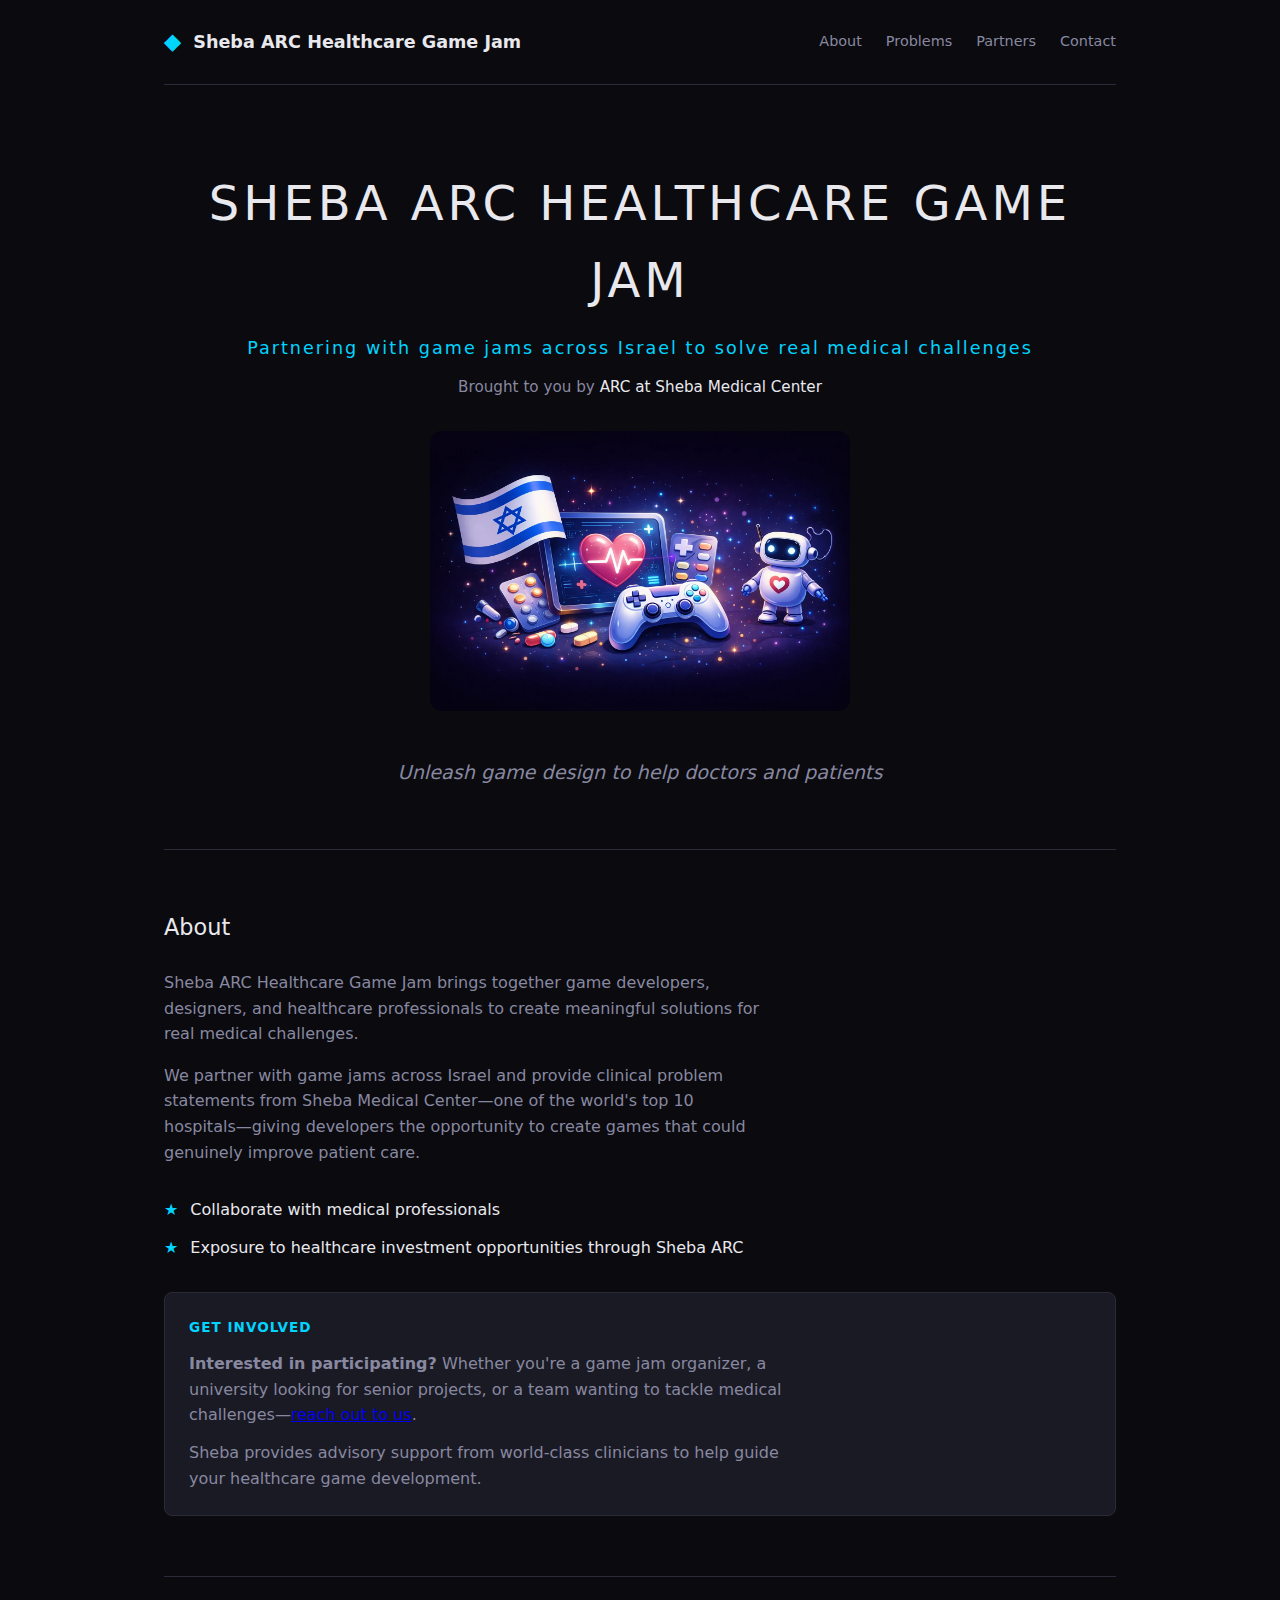
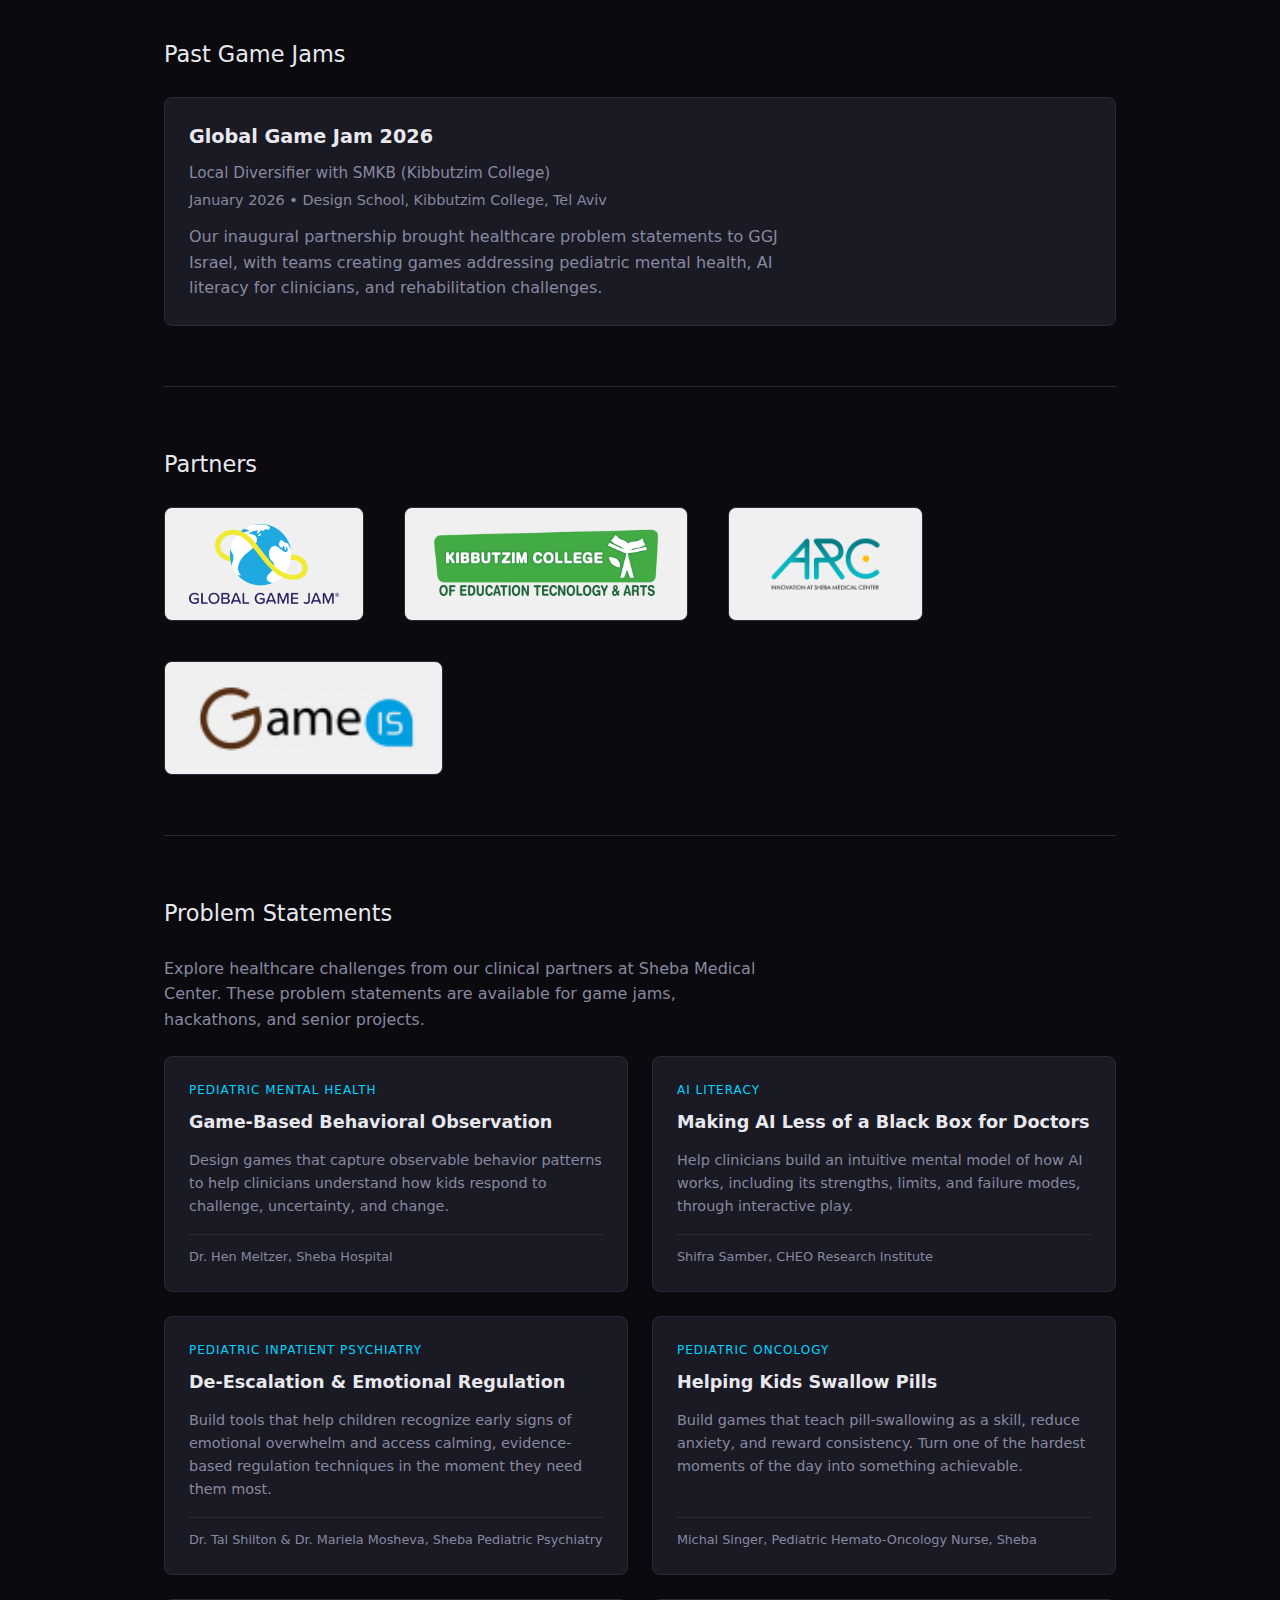
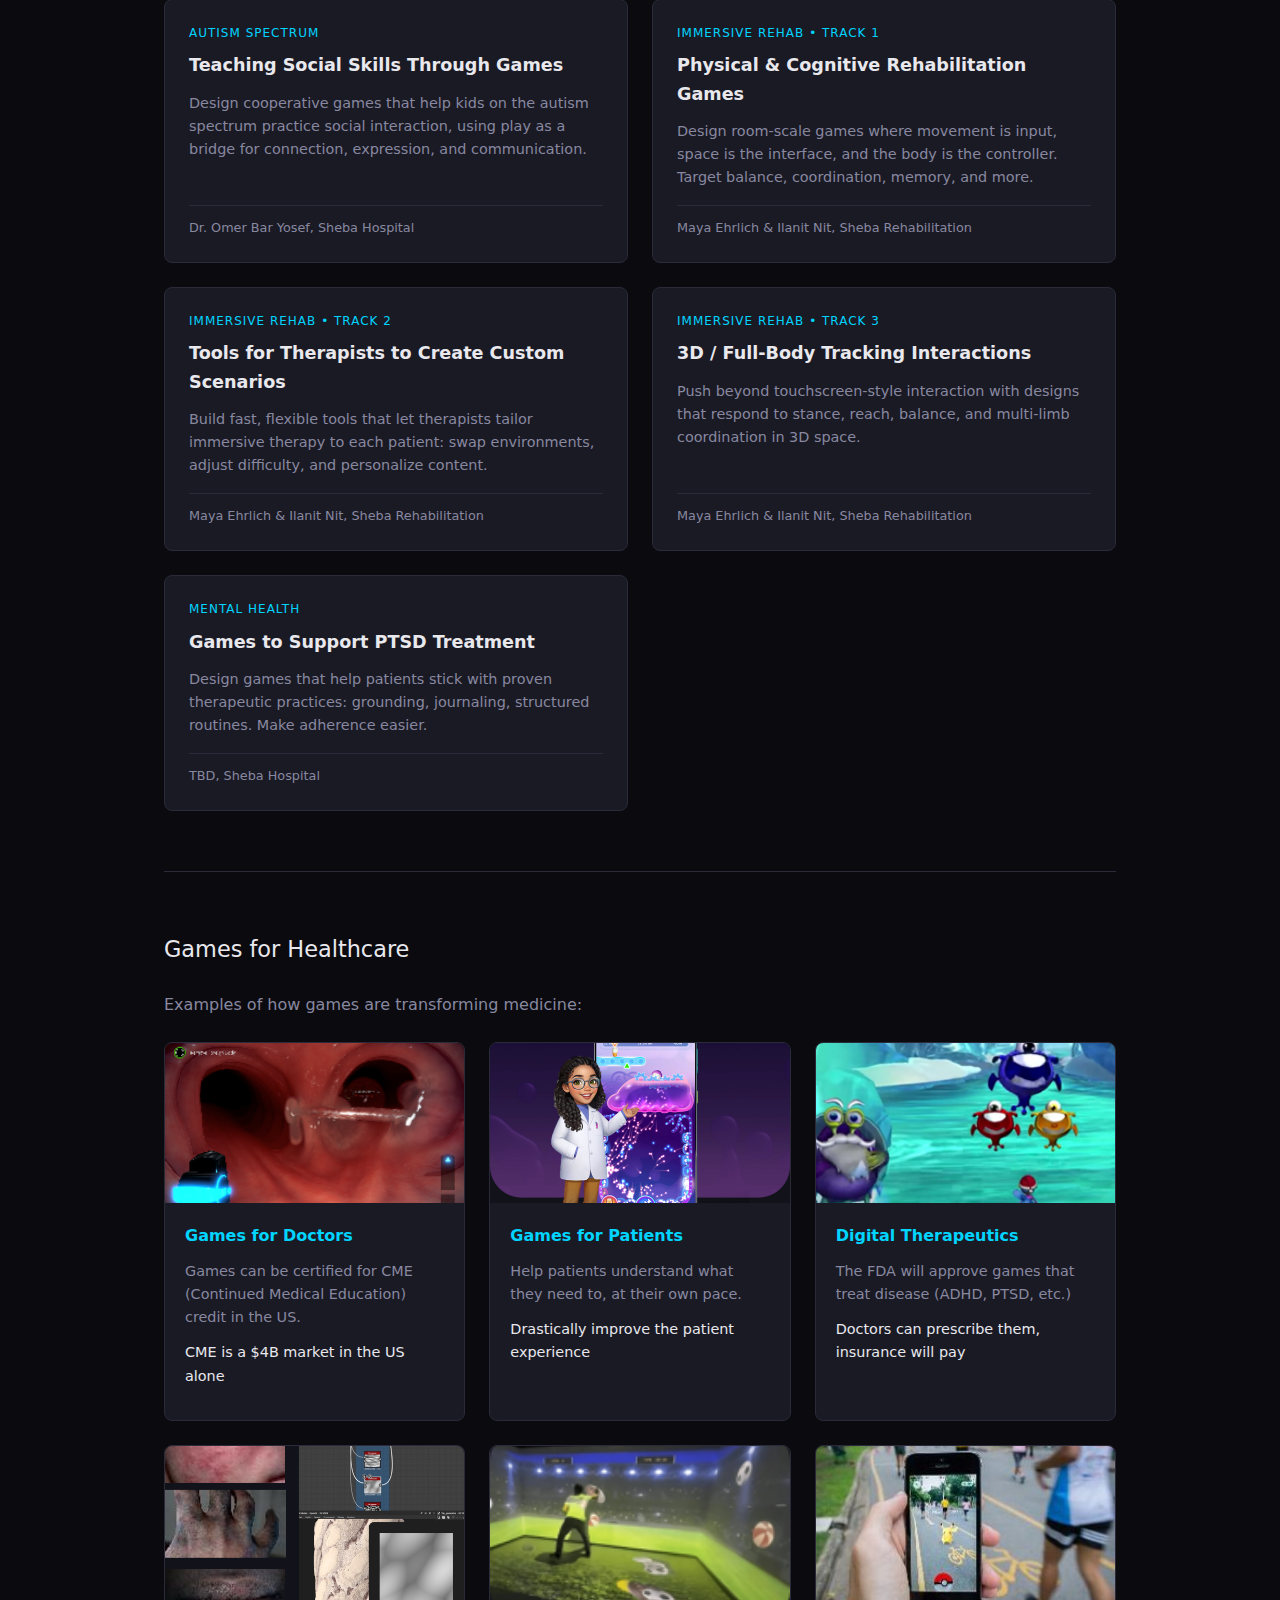
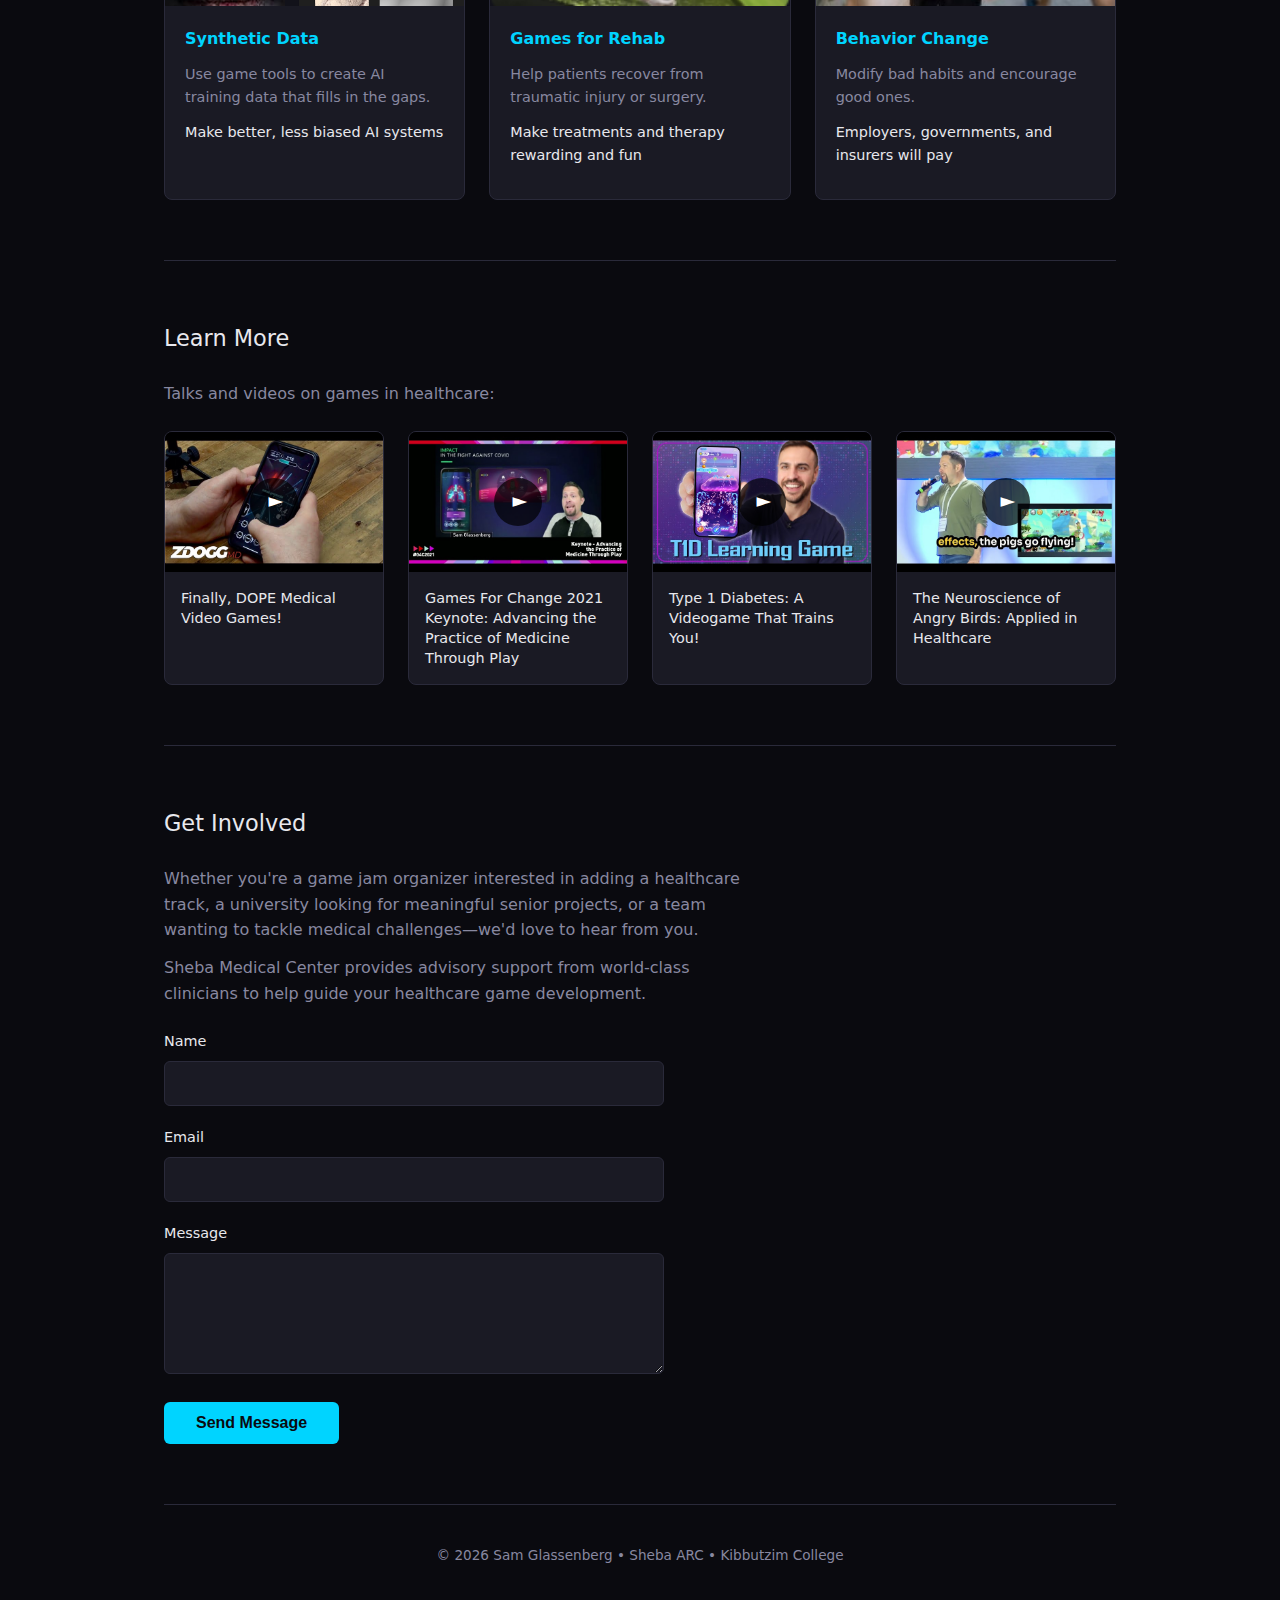
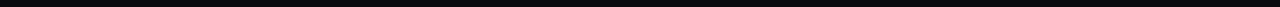
<file: www/index.html>
<!DOCTYPE html>
<html lang="en">
<head>
    <meta charset="UTF-8">
    <meta name="viewport" content="width=device-width, initial-scale=1.0">
    <title>Sheba ARC Healthcare Game Jam</title>
    <link rel="icon" href="favicon.png" type="image/png">
    <link rel="stylesheet" href="styles.css">
</head>
<body>
    <div class="container">
        <header>
            <div class="logo">
                <span class="logo-icon">&#9670;</span>
                <span class="logo-text">Sheba ARC Healthcare Game Jam</span>
            </div>
            <nav>
                <a href="#about">About</a>
                <a href="#problems">Problems</a>
                <a href="#partners">Partners</a>
                <a href="#contact">Contact</a>
            </nav>
        </header>

        <main>
            <section class="hero">
                <h1>Sheba ARC Healthcare Game Jam</h1>
                <p class="subtitle">Partnering with game jams across Israel to solve real medical challenges</p>
                <p class="presented-by">Brought to you by <a href="https://www.shebaonline.org/department/arc-center-israels-heart-of-digital-innovation-in-medicine/" target="_blank">ARC at Sheba Medical Center</a></p>
                <img src="images/hero-header.webp" alt="Healthcare Games - combining gaming, healthcare, and technology" class="hero-image">
                <p class="hero-tagline">Unleash game design to help doctors and patients</p>
            </section>

            <section id="about" class="section">
                <h2>About</h2>
                <p>Sheba ARC Healthcare Game Jam brings together game developers, designers, and healthcare professionals to create meaningful solutions for real medical challenges.</p>
                <p style="margin-top: 16px;">We partner with game jams across Israel and provide clinical problem statements from Sheba Medical Center—one of the world's top 10 hospitals—giving developers the opportunity to create games that could genuinely improve patient care.</p>

                <div class="highlights">
                    <div class="highlight-item">
                        <span class="highlight-icon">&#9733;</span>
                        <span>Collaborate with medical professionals</span>
                    </div>
                    <div class="highlight-item">
                        <span class="highlight-icon">&#9733;</span>
                        <span>Exposure to healthcare investment opportunities through Sheba ARC</span>
                    </div>
                </div>

                <div class="cta-box">
                    <h3>Get Involved</h3>
                    <p><strong>Interested in participating?</strong> Whether you're a game jam organizer, a university looking for senior projects, or a team wanting to tackle medical challenges—<a href="#contact">reach out to us</a>.</p>
                    <p style="margin-top: 12px;">Sheba provides advisory support from world-class clinicians to help guide your healthcare game development.</p>
                </div>
            </section>

            <section id="past-jams" class="section">
                <h2>Past Game Jams</h2>
                <div class="past-jam-card">
                    <h3>Global Game Jam 2026</h3>
                    <p class="jam-details">Local Diversifier with SMKB (Kibbutzim College)</p>
                    <p class="jam-location">January 2026 &bull; Design School, Kibbutzim College, Tel Aviv</p>
                    <p>Our inaugural partnership brought healthcare problem statements to GGJ Israel, with teams creating games addressing pediatric mental health, AI literacy for clinicians, and rehabilitation challenges.</p>
                </div>
            </section>

            <section id="partners" class="section">
                <h2>Partners</h2>
                <div class="partners-grid">
                    <a href="https://globalgamejam.org/jam-sites/2026/smkb-design" target="_blank" class="partner-logo partner-logo-light">
                        <img src="images/ggj-logo.png" alt="Global Game Jam">
                    </a>
                    <a href="https://www.smkb.ac.il/" target="_blank" class="partner-logo partner-logo-light">
                        <img src="images/kibbutzim-logo.png" alt="Kibbutzim College of Education, Technology & Arts">
                    </a>
                    <a href="https://www.shebaonline.org/department/arc-center-israels-heart-of-digital-innovation-in-medicine/" target="_blank" class="partner-logo partner-logo-light">
                        <img src="images/sheba-arc-logo.png" alt="ARC Innovation at Sheba Medical Center">
                    </a>
                    <a href="https://www.gameis.org.il/" target="_blank" class="partner-logo partner-logo-light">
                        <img src="images/gameis-logo.png" alt="GameIS - Israel Game Developers Association">
                    </a>
                </div>
            </section>

            <section id="problems" class="section">
                <h2>Problem Statements</h2>
                <p>Explore healthcare challenges from our clinical partners at Sheba Medical Center. These problem statements are available for game jams, hackathons, and senior projects.</p>
                <div class="problems-grid">
                    <a href="problems/behavioral-observation.html" class="problem-card">
                        <span class="problem-category">Pediatric Mental Health</span>
                        <h3>Game-Based Behavioral Observation</h3>
                        <p>Design games that capture observable behavior patterns to help clinicians understand how kids respond to challenge, uncertainty, and change.</p>
                        <span class="problem-clinician">Dr. Hen Meltzer, Sheba Hospital</span>
                    </a>
                    <a href="problems/ai-black-box.html" class="problem-card">
                        <span class="problem-category">AI Literacy</span>
                        <h3>Making AI Less of a Black Box for Doctors</h3>
                        <p>Help clinicians build an intuitive mental model of how AI works, including its strengths, limits, and failure modes, through interactive play.</p>
                        <span class="problem-clinician">Shifra Samber, CHEO Research Institute</span>
                    </a>
                    <a href="problems/de-escalation.html" class="problem-card">
                        <span class="problem-category">Pediatric Inpatient Psychiatry</span>
                        <h3>De-Escalation & Emotional Regulation</h3>
                        <p>Build tools that help children recognize early signs of emotional overwhelm and access calming, evidence-based regulation techniques in the moment they need them most.</p>
                        <span class="problem-clinician">Dr. Tal Shilton & Dr. Mariela Mosheva, Sheba Pediatric Psychiatry</span>
                    </a>
                    <a href="problems/pill-swallowing.html" class="problem-card">
                        <span class="problem-category">Pediatric Oncology</span>
                        <h3>Helping Kids Swallow Pills</h3>
                        <p>Build games that teach pill-swallowing as a skill, reduce anxiety, and reward consistency. Turn one of the hardest moments of the day into something achievable.</p>
                        <span class="problem-clinician">Michal Singer, Pediatric Hemato-Oncology Nurse, Sheba</span>
                    </a>
                    <a href="problems/social-skills-autism.html" class="problem-card">
                        <span class="problem-category">Autism Spectrum</span>
                        <h3>Teaching Social Skills Through Games</h3>
                        <p>Design cooperative games that help kids on the autism spectrum practice social interaction, using play as a bridge for connection, expression, and communication.</p>
                        <span class="problem-clinician">Dr. Omer Bar Yosef, Sheba Hospital</span>
                    </a>
                    <a href="problems/immersive-rehab.html#track-1" class="problem-card">
                        <span class="problem-category">Immersive Rehab &bull; Track 1</span>
                        <h3>Physical & Cognitive Rehabilitation Games</h3>
                        <p>Design room-scale games where movement is input, space is the interface, and the body is the controller. Target balance, coordination, memory, and more.</p>
                        <span class="problem-clinician">Maya Ehrlich & Ilanit Nit, Sheba Rehabilitation</span>
                    </a>
                    <a href="problems/immersive-rehab.html#track-2" class="problem-card">
                        <span class="problem-category">Immersive Rehab &bull; Track 2</span>
                        <h3>Tools for Therapists to Create Custom Scenarios</h3>
                        <p>Build fast, flexible tools that let therapists tailor immersive therapy to each patient: swap environments, adjust difficulty, and personalize content.</p>
                        <span class="problem-clinician">Maya Ehrlich & Ilanit Nit, Sheba Rehabilitation</span>
                    </a>
                    <a href="problems/immersive-rehab.html#track-3" class="problem-card">
                        <span class="problem-category">Immersive Rehab &bull; Track 3</span>
                        <h3>3D / Full-Body Tracking Interactions</h3>
                        <p>Push beyond touchscreen-style interaction with designs that respond to stance, reach, balance, and multi-limb coordination in 3D space.</p>
                        <span class="problem-clinician">Maya Ehrlich & Ilanit Nit, Sheba Rehabilitation</span>
                    </a>
                    <a href="problems/ptsd-adherence.html" class="problem-card">
                        <span class="problem-category">Mental Health</span>
                        <h3>Games to Support PTSD Treatment</h3>
                        <p>Design games that help patients stick with proven therapeutic practices: grounding, journaling, structured routines. Make adherence easier.</p>
                        <span class="problem-clinician">TBD, Sheba Hospital</span>
                    </a>
                </div>
            </section>

            <section id="examples" class="section">
                <h2>Games for Healthcare</h2>
                <p>Examples of how games are transforming medicine:</p>
                <div class="examples-grid">
                    <div class="example-card">
                        <div class="example-image">
                            <img src="images/gamesfordoctors.png" alt="Games for Doctors">
                        </div>
                        <h3>Games for Doctors</h3>
                        <p>Games can be certified for CME (Continued Medical Education) credit in the US.</p>
                        <p class="example-highlight">CME is a $4B market in the US alone</p>
                    </div>
                    <div class="example-card">
                        <div class="example-image">
                            <img src="images/gamesforpatients.png" alt="Games for Patients">
                        </div>
                        <h3>Games for Patients</h3>
                        <p>Help patients understand what they need to, at their own pace.</p>
                        <p class="example-highlight">Drastically improve the patient experience</p>
                    </div>
                    <div class="example-card">
                        <div class="example-image">
                            <img src="images/DigitalTherapeutics.png" alt="Digital Therapeutics">
                        </div>
                        <h3>Digital Therapeutics</h3>
                        <p>The FDA will approve games that treat disease (ADHD, PTSD, etc.)</p>
                        <p class="example-highlight">Doctors can prescribe them, insurance will pay</p>
                    </div>
                    <div class="example-card">
                        <div class="example-image">
                            <img src="images/Synthetic_data.png" alt="Synthetic Data">
                        </div>
                        <h3>Synthetic Data</h3>
                        <p>Use game tools to create AI training data that fills in the gaps.</p>
                        <p class="example-highlight">Make better, less biased AI systems</p>
                    </div>
                    <div class="example-card">
                        <div class="example-image">
                            <img src="images/gamesforrehab.png" alt="Games for Rehab">
                        </div>
                        <h3>Games for Rehab</h3>
                        <p>Help patients recover from traumatic injury or surgery.</p>
                        <p class="example-highlight">Make treatments and therapy rewarding and fun</p>
                    </div>
                    <div class="example-card">
                        <div class="example-image">
                            <img src="images/behavior_change.jpg" alt="Behavior Change">
                        </div>
                        <h3>Behavior Change</h3>
                        <p>Modify bad habits and encourage good ones.</p>
                        <p class="example-highlight">Employers, governments, and insurers will pay</p>
                    </div>
                </div>
            </section>

            <section id="resources" class="section">
                <h2>Learn More</h2>
                <p>Talks and videos on games in healthcare:</p>
                <div class="videos-grid">
                    <a href="https://www.youtube.com/watch?v=uCk9Hph0Fuc" target="_blank" class="video-card">
                        <div class="video-thumbnail">
                            <img src="images/video-dope-medical.jpg" alt="Finally, DOPE Medical Video Games!">
                            <span class="play-icon">&#9658;</span>
                        </div>
                        <h3>Finally, DOPE Medical Video Games!</h3>
                    </a>
                    <a href="https://www.youtube.com/watch?v=sqeILeO6sDQ" target="_blank" class="video-card">
                        <div class="video-thumbnail">
                            <img src="images/video-g4c-keynote.jpg" alt="Games For Change 2021 Keynote">
                            <span class="play-icon">&#9658;</span>
                        </div>
                        <h3>Games For Change 2021 Keynote: Advancing the Practice of Medicine Through Play</h3>
                    </a>
                    <a href="https://www.youtube.com/watch?v=9yuAwQ9LUJQ" target="_blank" class="video-card">
                        <div class="video-thumbnail">
                            <img src="images/video-diabetes.jpg" alt="Type 1 Diabetes - A Videogame That Trains You!">
                            <span class="play-icon">&#9658;</span>
                        </div>
                        <h3>Type 1 Diabetes: A Videogame That Trains You!</h3>
                    </a>
                    <a href="https://www.youtube.com/watch?v=Lsw2n3SMHAc" target="_blank" class="video-card">
                        <div class="video-thumbnail">
                            <img src="images/video-angry-birds.jpg" alt="The Neuroscience of Angry Birds">
                            <span class="play-icon">&#9658;</span>
                        </div>
                        <h3>The Neuroscience of Angry Birds: Applied in Healthcare</h3>
                    </a>
                </div>
            </section>

            <section id="contact" class="section">
                <h2>Get Involved</h2>
                <p>Whether you're a game jam organizer interested in adding a healthcare track, a university looking for meaningful senior projects, or a team wanting to tackle medical challenges—we'd love to hear from you.</p>
                <p style="margin-top: 12px;">Sheba Medical Center provides advisory support from world-class clinicians to help guide your healthcare game development.</p>

                <form action="https://formsubmit.co/el/vanilo" method="POST" class="contact-form">
                    <input type="hidden" name="_subject" value="Healthcare Games Jam - New Message">
                    <input type="hidden" name="_next" value="https://glassenb.github.io/GameJam/#contact">
                    <input type="text" name="_honey" style="display:none">

                    <div class="form-group">
                        <label for="name">Name</label>
                        <input type="text" id="name" name="name" required>
                    </div>

                    <div class="form-group">
                        <label for="email">Email</label>
                        <input type="email" id="email" name="email" required>
                    </div>

                    <div class="form-group">
                        <label for="message">Message</label>
                        <textarea id="message" name="message" rows="5" required></textarea>
                    </div>

                    <button type="submit" class="submit-btn">Send Message</button>
                </form>
            </section>
        </main>

        <footer>
            <p>&copy; 2026 <a href="https://www.glassenberg.com" target="_blank">Sam Glassenberg</a> &bull; <a href="https://www.shebaonline.org/department/arc-center-israels-heart-of-digital-innovation-in-medicine/" target="_blank">Sheba ARC</a> &bull; <a href="https://www.smkb.ac.il/" target="_blank">Kibbutzim College</a></p>
        </footer>
    </div>
</body>
</html>
</file>
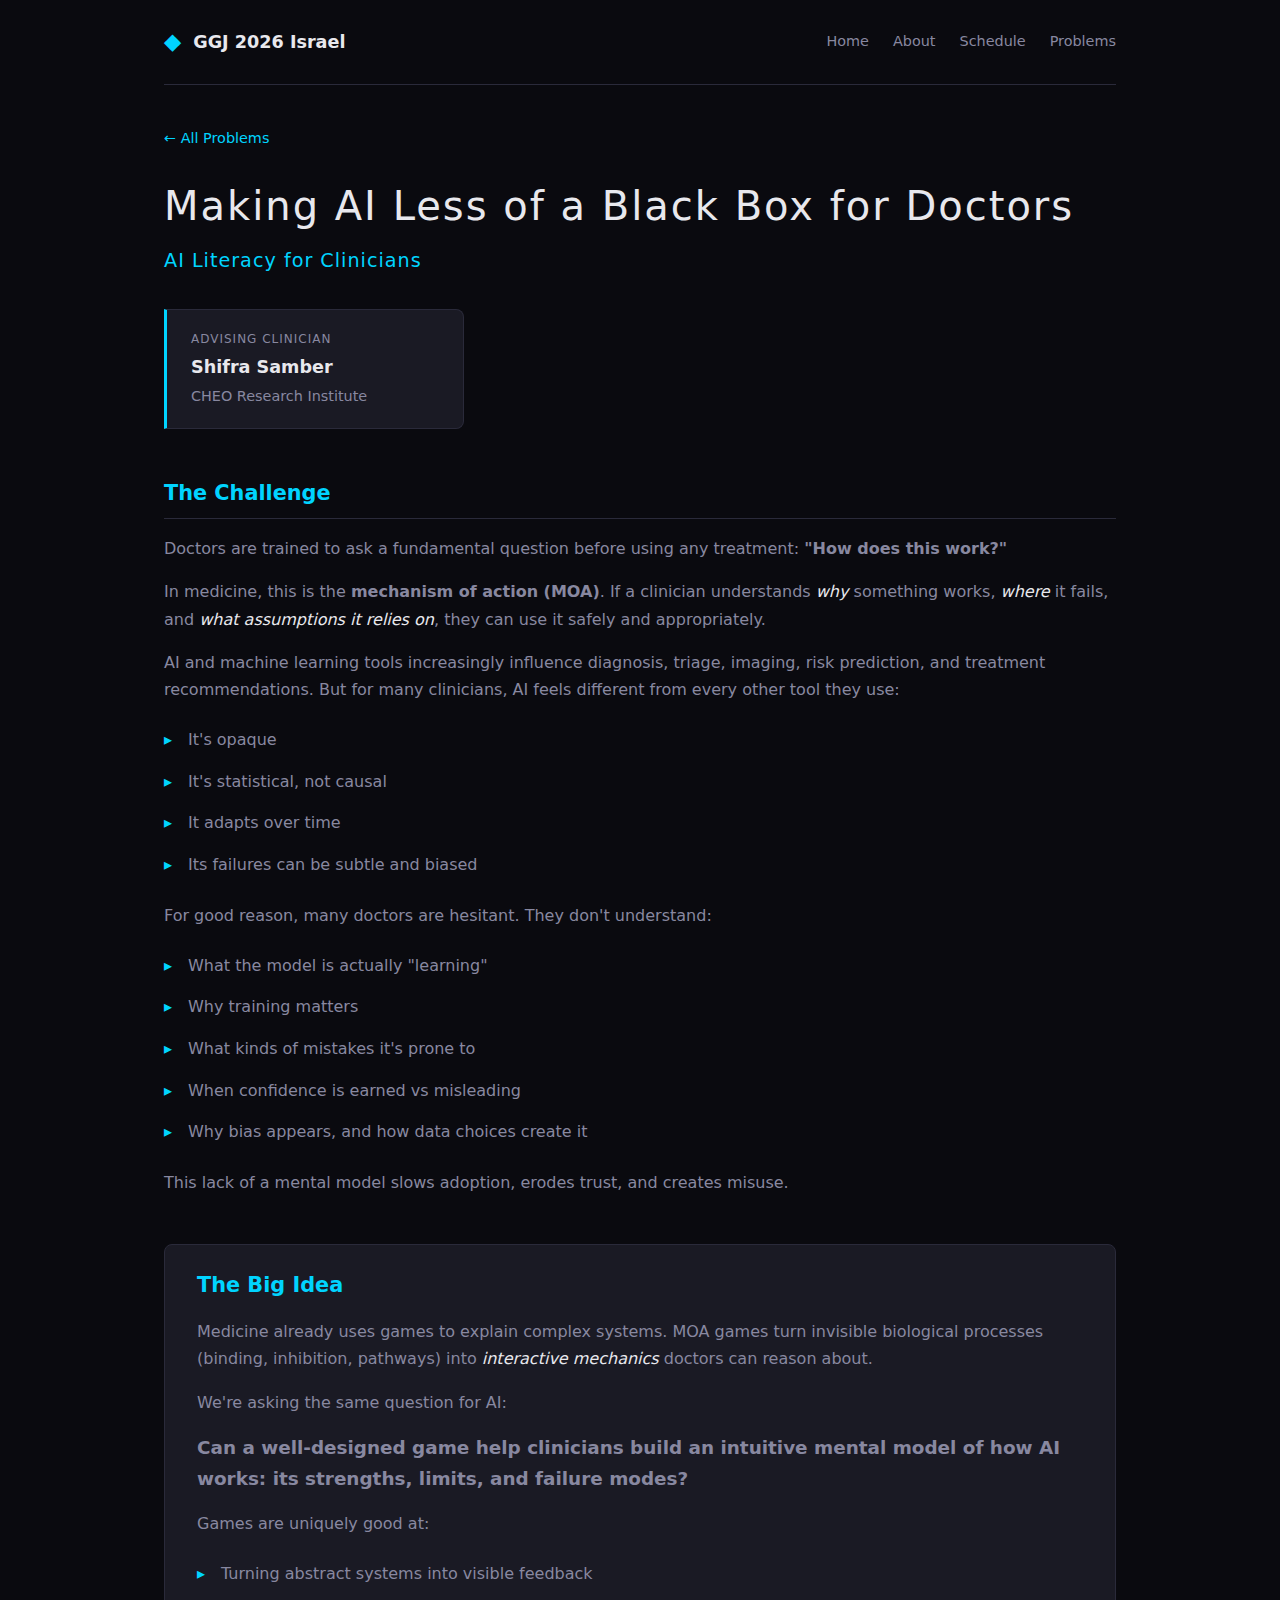
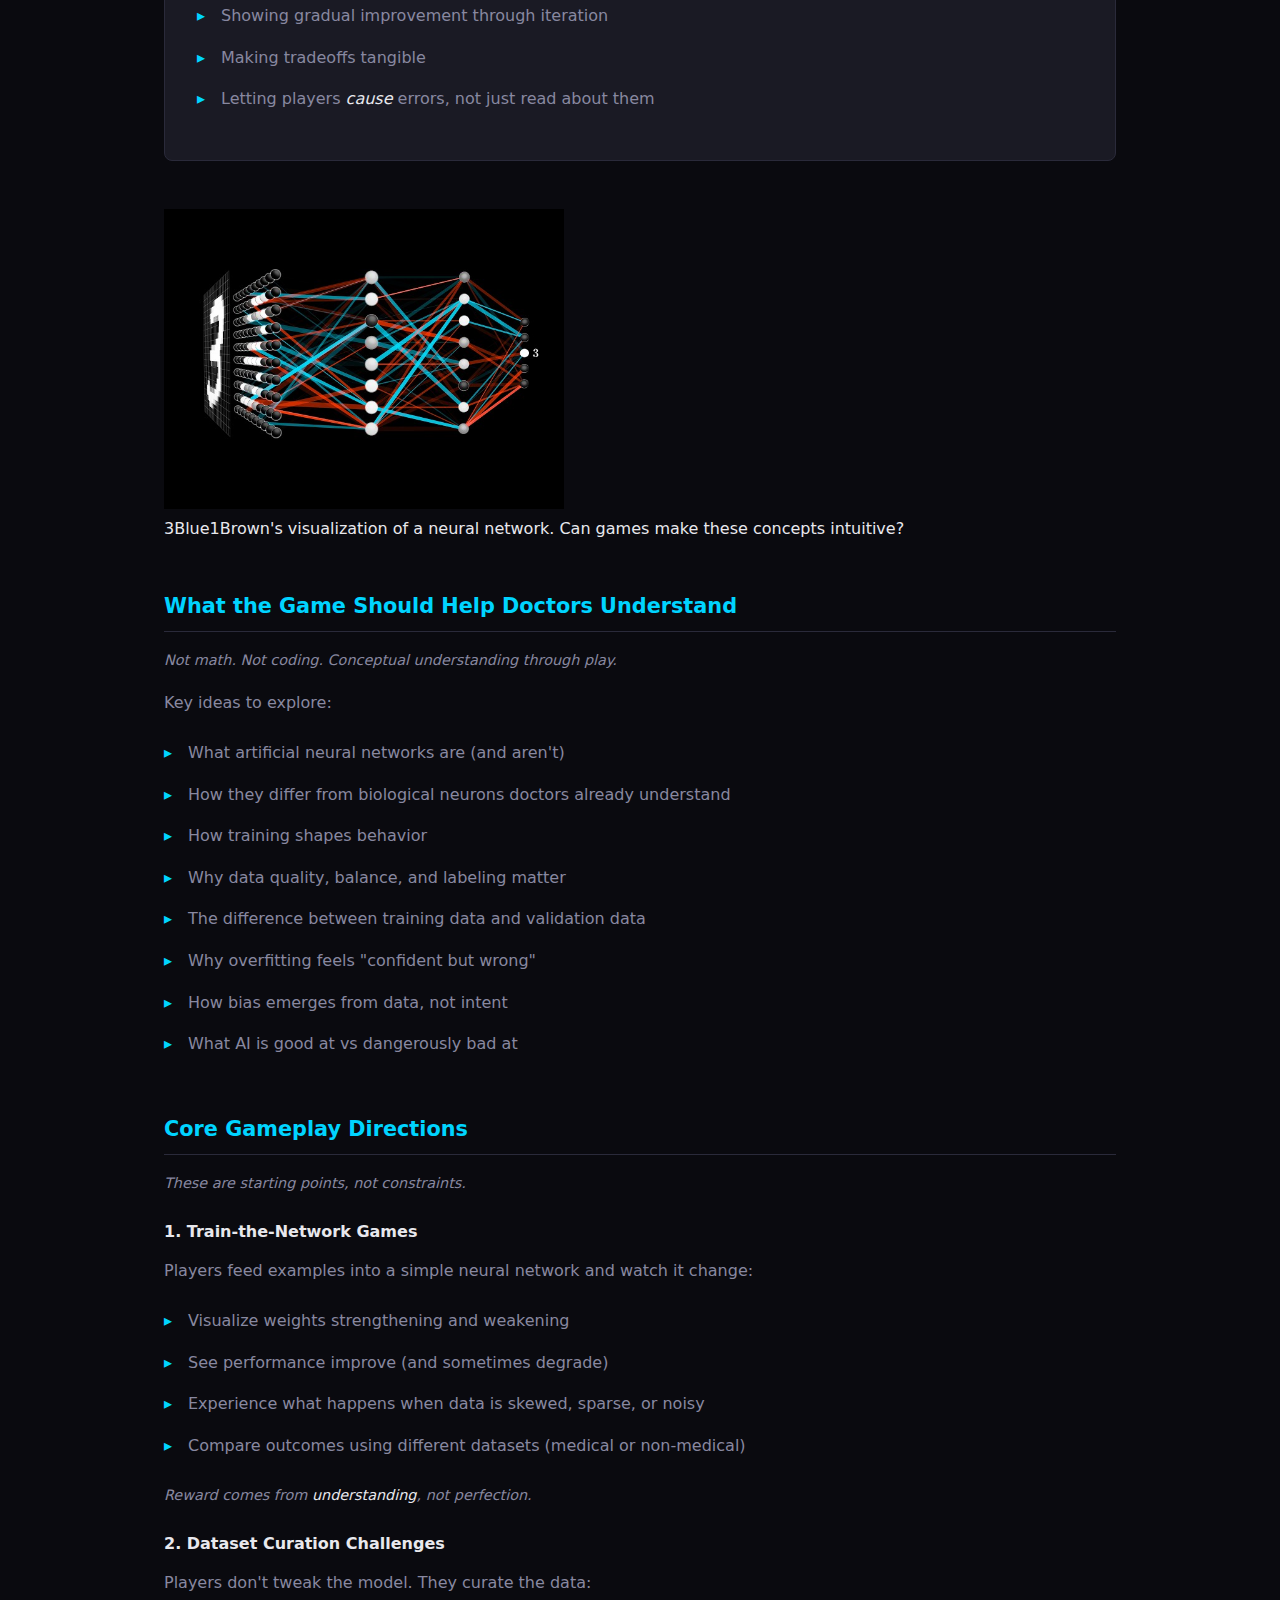
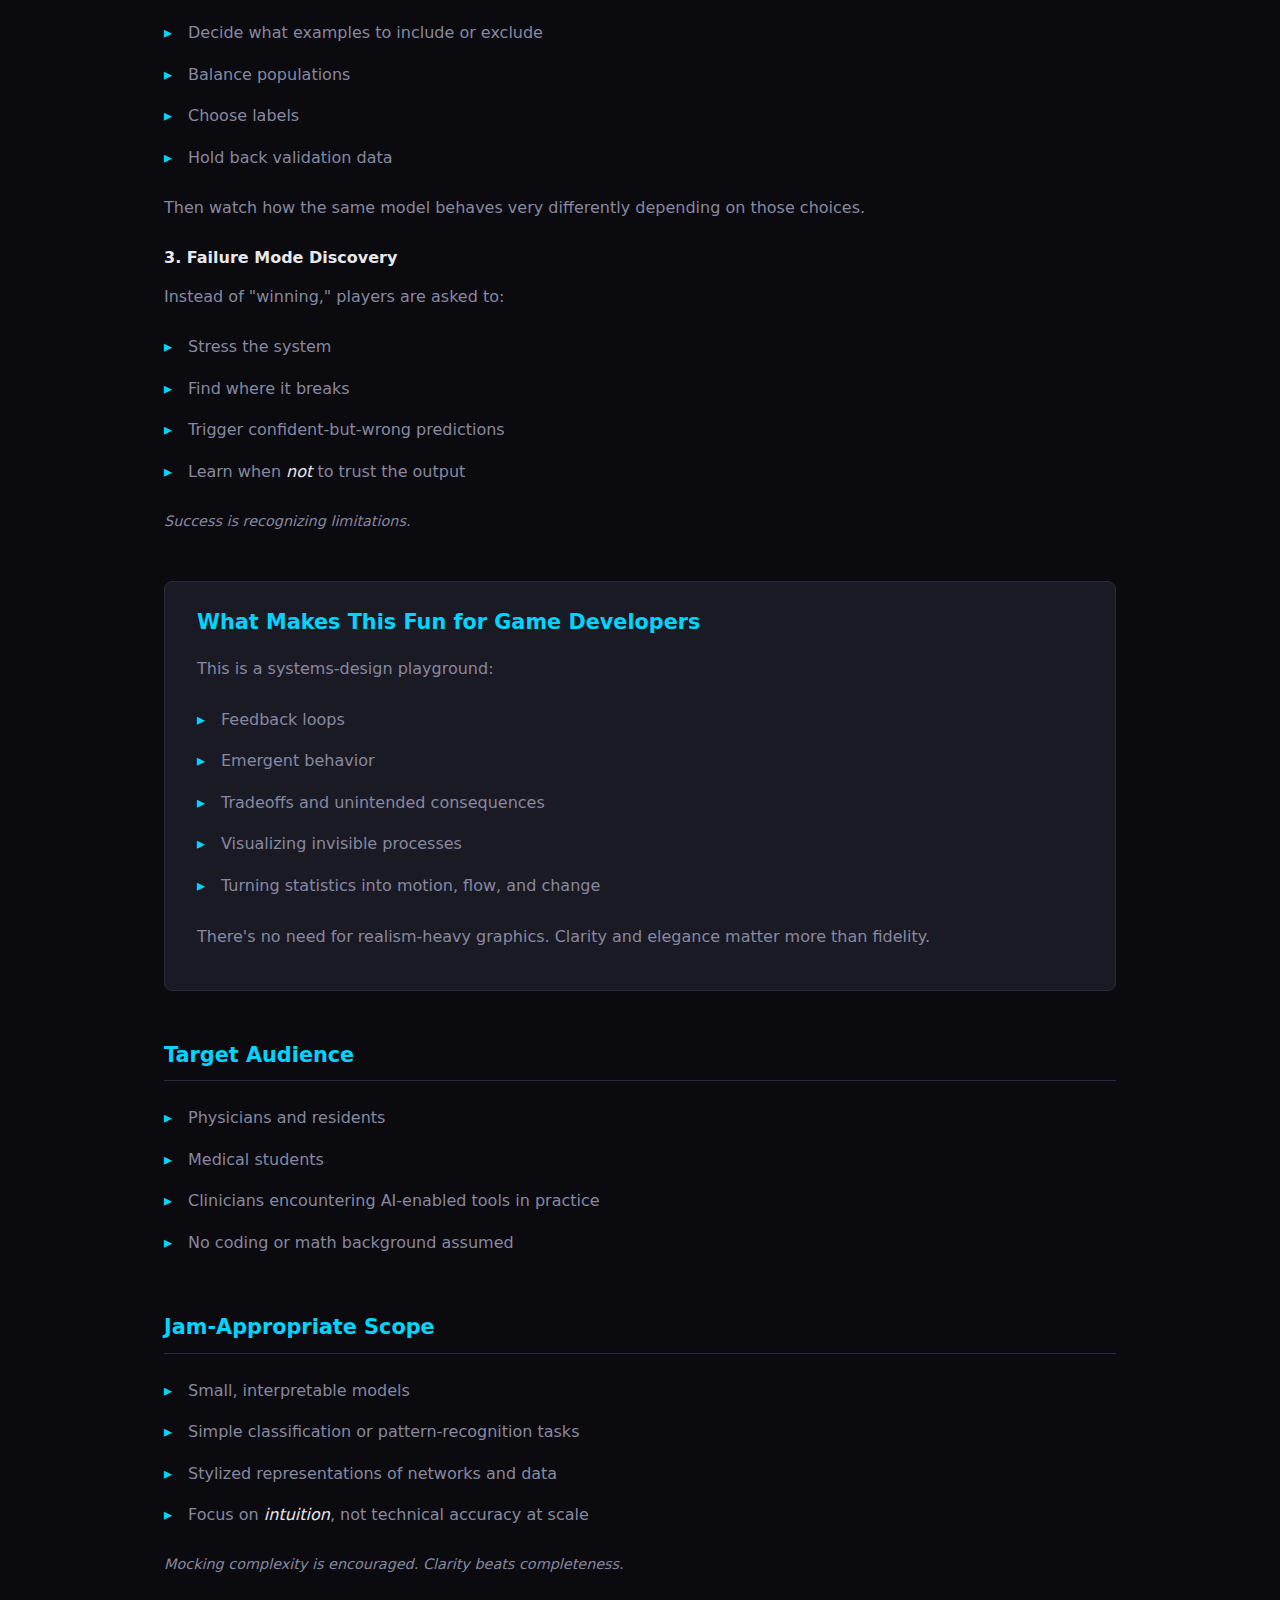
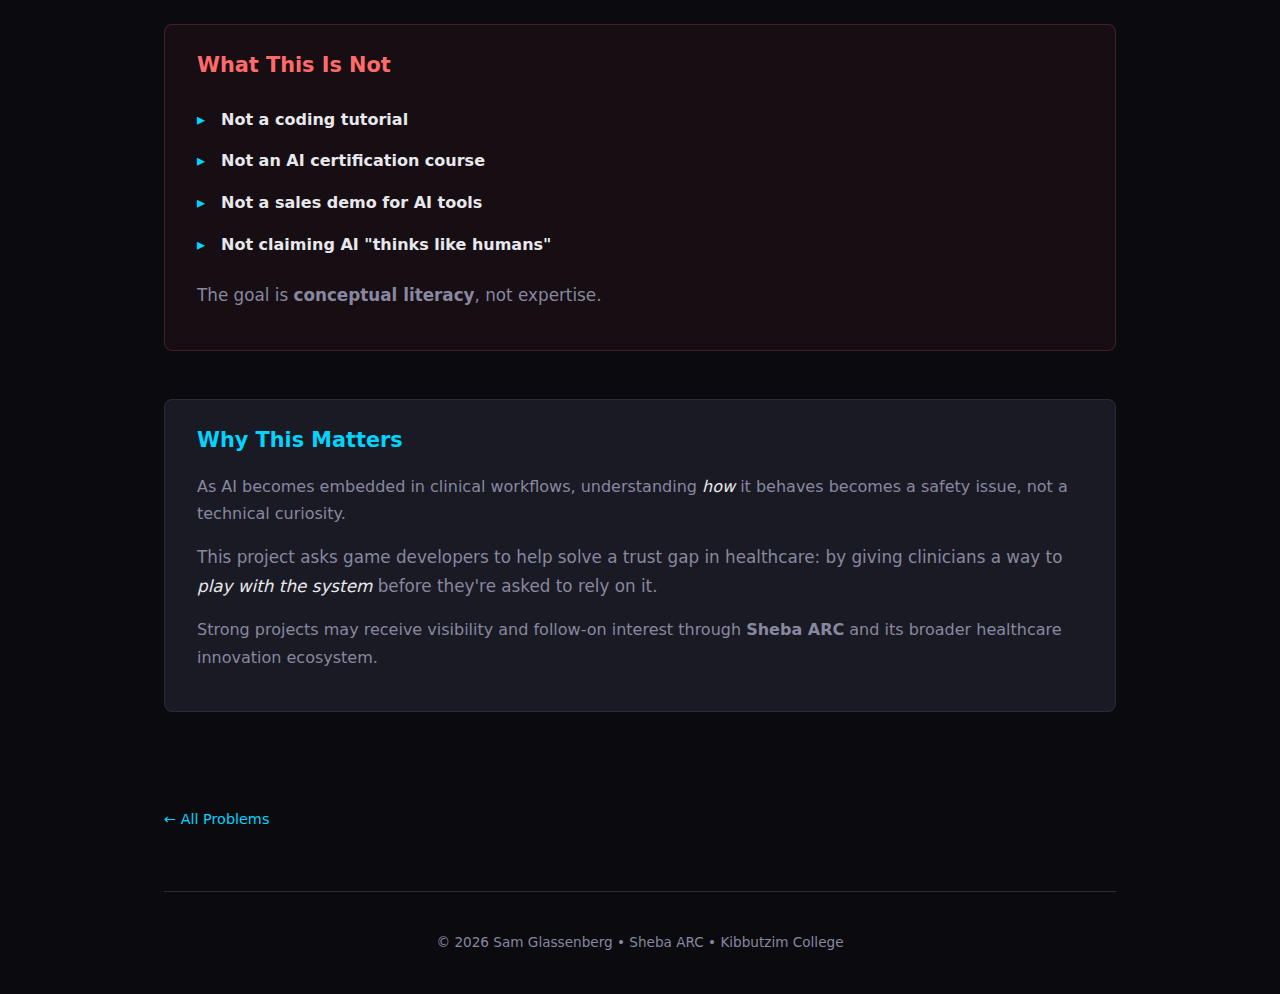
<file: www/problems/ai-black-box.html>
<!DOCTYPE html>
<html lang="en">
<head>
    <meta charset="UTF-8">
    <meta name="viewport" content="width=device-width, initial-scale=1.0">
    <title>Making AI Less of a Black Box for Doctors | Healthcare Games Diversifier</title>
    <link rel="icon" href="../favicon.png" type="image/png">
    <link rel="stylesheet" href="../styles.css">
    <link rel="stylesheet" href="problem.css">
</head>
<body>
    <div class="container">
        <header>
            <div class="logo">
                <span class="logo-icon">&#9670;</span>
                <span class="logo-text">GGJ 2026 Israel</span>
            </div>
            <nav>
                <a href="../index.html">Home</a>
                <a href="../index.html#about">About</a>
                <a href="../index.html#schedule">Schedule</a>
                <a href="../index.html#problems">Problems</a>
            </nav>
        </header>

        <main>
            <article class="problem-page">
                <a href="../index.html#problems" class="back-link">&larr; All Problems</a>

                <h1>Making AI Less of a Black Box for Doctors</h1>
                <p class="problem-subtitle">AI Literacy for Clinicians</p>

                <div class="clinician-card">
                    <span class="clinician-label">Advising Clinician</span>
                    <span class="clinician-name">Shifra Samber</span>
                    <span class="clinician-org">CHEO Research Institute</span>
                </div>

                <section class="problem-section">
                    <h2>The Challenge</h2>
                    <p>Doctors are trained to ask a fundamental question before using any treatment: <strong>"How does this work?"</strong></p>

                    <p>In medicine, this is the <strong>mechanism of action (MOA)</strong>. If a clinician understands <em>why</em> something works, <em>where</em> it fails, and <em>what assumptions it relies on</em>, they can use it safely and appropriately.</p>

                    <p>AI and machine learning tools increasingly influence diagnosis, triage, imaging, risk prediction, and treatment recommendations. But for many clinicians, AI feels different from every other tool they use:</p>
                    <ul>
                        <li>It's opaque</li>
                        <li>It's statistical, not causal</li>
                        <li>It adapts over time</li>
                        <li>Its failures can be subtle and biased</li>
                    </ul>

                    <p>For good reason, many doctors are hesitant. They don't understand:</p>
                    <ul>
                        <li>What the model is actually "learning"</li>
                        <li>Why training matters</li>
                        <li>What kinds of mistakes it's prone to</li>
                        <li>When confidence is earned vs misleading</li>
                        <li>Why bias appears, and how data choices create it</li>
                    </ul>

                    <p>This lack of a mental model slows adoption, erodes trust, and creates misuse.</p>
                </section>

                <section class="problem-section highlight-section">
                    <h2>The Big Idea</h2>
                    <p>Medicine already uses games to explain complex systems. MOA games turn invisible biological processes (binding, inhibition, pathways) into <em>interactive mechanics</em> doctors can reason about.</p>

                    <p>We're asking the same question for AI:</p>

                    <p class="big-idea"><strong>Can a well-designed game help clinicians build an intuitive mental model of how AI works: its strengths, limits, and failure modes?</strong></p>

                    <p>Games are uniquely good at:</p>
                    <ul>
                        <li>Turning abstract systems into visible feedback</li>
                        <li>Showing gradual improvement through iteration</li>
                        <li>Making tradeoffs tangible</li>
                        <li>Letting players <em>cause</em> errors, not just read about them</li>
                    </ul>
                </section>

                <section class="problem-section">
                    <div class="image-gallery" style="grid-template-columns: 1fr;">
                        <figure class="gallery-image">
                            <img src="../images/neural-network-3b1b.jpg" alt="3Blue1Brown neural network visualization showing interconnected layers" style="height: auto; max-height: 300px;">
                            <figcaption>3Blue1Brown's visualization of a neural network. Can games make these concepts intuitive?</figcaption>
                        </figure>
                    </div>
                </section>

                <section class="problem-section">
                    <h2>What the Game Should Help Doctors Understand</h2>
                    <p class="section-note">Not math. Not coding. Conceptual understanding through play.</p>

                    <p>Key ideas to explore:</p>
                    <ul>
                        <li>What artificial neural networks are (and aren't)</li>
                        <li>How they differ from biological neurons doctors already understand</li>
                        <li>How training shapes behavior</li>
                        <li>Why data quality, balance, and labeling matter</li>
                        <li>The difference between training data and validation data</li>
                        <li>Why overfitting feels "confident but wrong"</li>
                        <li>How bias emerges from data, not intent</li>
                        <li>What AI is good at vs dangerously bad at</li>
                    </ul>
                </section>

                <section class="problem-section">
                    <h2>Core Gameplay Directions</h2>
                    <p class="section-note">These are starting points, not constraints.</p>

                    <h3>1. Train-the-Network Games</h3>
                    <p>Players feed examples into a simple neural network and watch it change:</p>
                    <ul>
                        <li>Visualize weights strengthening and weakening</li>
                        <li>See performance improve (and sometimes degrade)</li>
                        <li>Experience what happens when data is skewed, sparse, or noisy</li>
                        <li>Compare outcomes using different datasets (medical or non-medical)</li>
                    </ul>
                    <p class="section-note">Reward comes from <em>understanding</em>, not perfection.</p>

                    <h3>2. Dataset Curation Challenges</h3>
                    <p>Players don't tweak the model. They curate the data:</p>
                    <ul>
                        <li>Decide what examples to include or exclude</li>
                        <li>Balance populations</li>
                        <li>Choose labels</li>
                        <li>Hold back validation data</li>
                    </ul>
                    <p>Then watch how the same model behaves very differently depending on those choices.</p>

                    <h3>3. Failure Mode Discovery</h3>
                    <p>Instead of "winning," players are asked to:</p>
                    <ul>
                        <li>Stress the system</li>
                        <li>Find where it breaks</li>
                        <li>Trigger confident-but-wrong predictions</li>
                        <li>Learn when <em>not</em> to trust the output</li>
                    </ul>
                    <p class="section-note">Success is recognizing limitations.</p>
                </section>

                <section class="problem-section highlight-section">
                    <h2>What Makes This Fun for Game Developers</h2>
                    <p>This is a systems-design playground:</p>
                    <ul>
                        <li>Feedback loops</li>
                        <li>Emergent behavior</li>
                        <li>Tradeoffs and unintended consequences</li>
                        <li>Visualizing invisible processes</li>
                        <li>Turning statistics into motion, flow, and change</li>
                    </ul>
                    <p>There's no need for realism-heavy graphics. Clarity and elegance matter more than fidelity.</p>
                </section>

                <section class="problem-section">
                    <h2>Target Audience</h2>
                    <ul>
                        <li>Physicians and residents</li>
                        <li>Medical students</li>
                        <li>Clinicians encountering AI-enabled tools in practice</li>
                        <li>No coding or math background assumed</li>
                    </ul>
                </section>

                <section class="problem-section">
                    <h2>Jam-Appropriate Scope</h2>
                    <ul>
                        <li>Small, interpretable models</li>
                        <li>Simple classification or pattern-recognition tasks</li>
                        <li>Stylized representations of networks and data</li>
                        <li>Focus on <em>intuition</em>, not technical accuracy at scale</li>
                    </ul>
                    <p class="section-note">Mocking complexity is encouraged. Clarity beats completeness.</p>
                </section>

                <section class="problem-section warning-section">
                    <h2>What This Is Not</h2>
                    <ul>
                        <li><strong>Not a coding tutorial</strong></li>
                        <li><strong>Not an AI certification course</strong></li>
                        <li><strong>Not a sales demo for AI tools</strong></li>
                        <li><strong>Not claiming AI "thinks like humans"</strong></li>
                    </ul>
                    <p class="emphasis">The goal is <strong>conceptual literacy</strong>, not expertise.</p>
                </section>

                <section class="problem-section highlight-section">
                    <h2>Why This Matters</h2>
                    <p>As AI becomes embedded in clinical workflows, understanding <em>how</em> it behaves becomes a safety issue, not a technical curiosity.</p>

                    <p class="emphasis">This project asks game developers to help solve a trust gap in healthcare: by giving clinicians a way to <em>play with the system</em> before they're asked to rely on it.</p>

                    <p>Strong projects may receive visibility and follow-on interest through <strong>Sheba ARC</strong> and its broader healthcare innovation ecosystem.</p>
                </section>

                <a href="../index.html#problems" class="back-link bottom-link">&larr; All Problems</a>
            </article>
        </main>

        <footer>
            <p>&copy; 2026 <a href="https://www.glassenberg.com" target="_blank">Sam Glassenberg</a> &bull; <a href="https://www.shebaonline.org/department/arc-center-israels-heart-of-digital-innovation-in-medicine/" target="_blank">Sheba ARC</a> &bull; <a href="https://www.smkb.ac.il/" target="_blank">Kibbutzim College</a></p>
        </footer>
    </div>
</body>
</html>
</file>
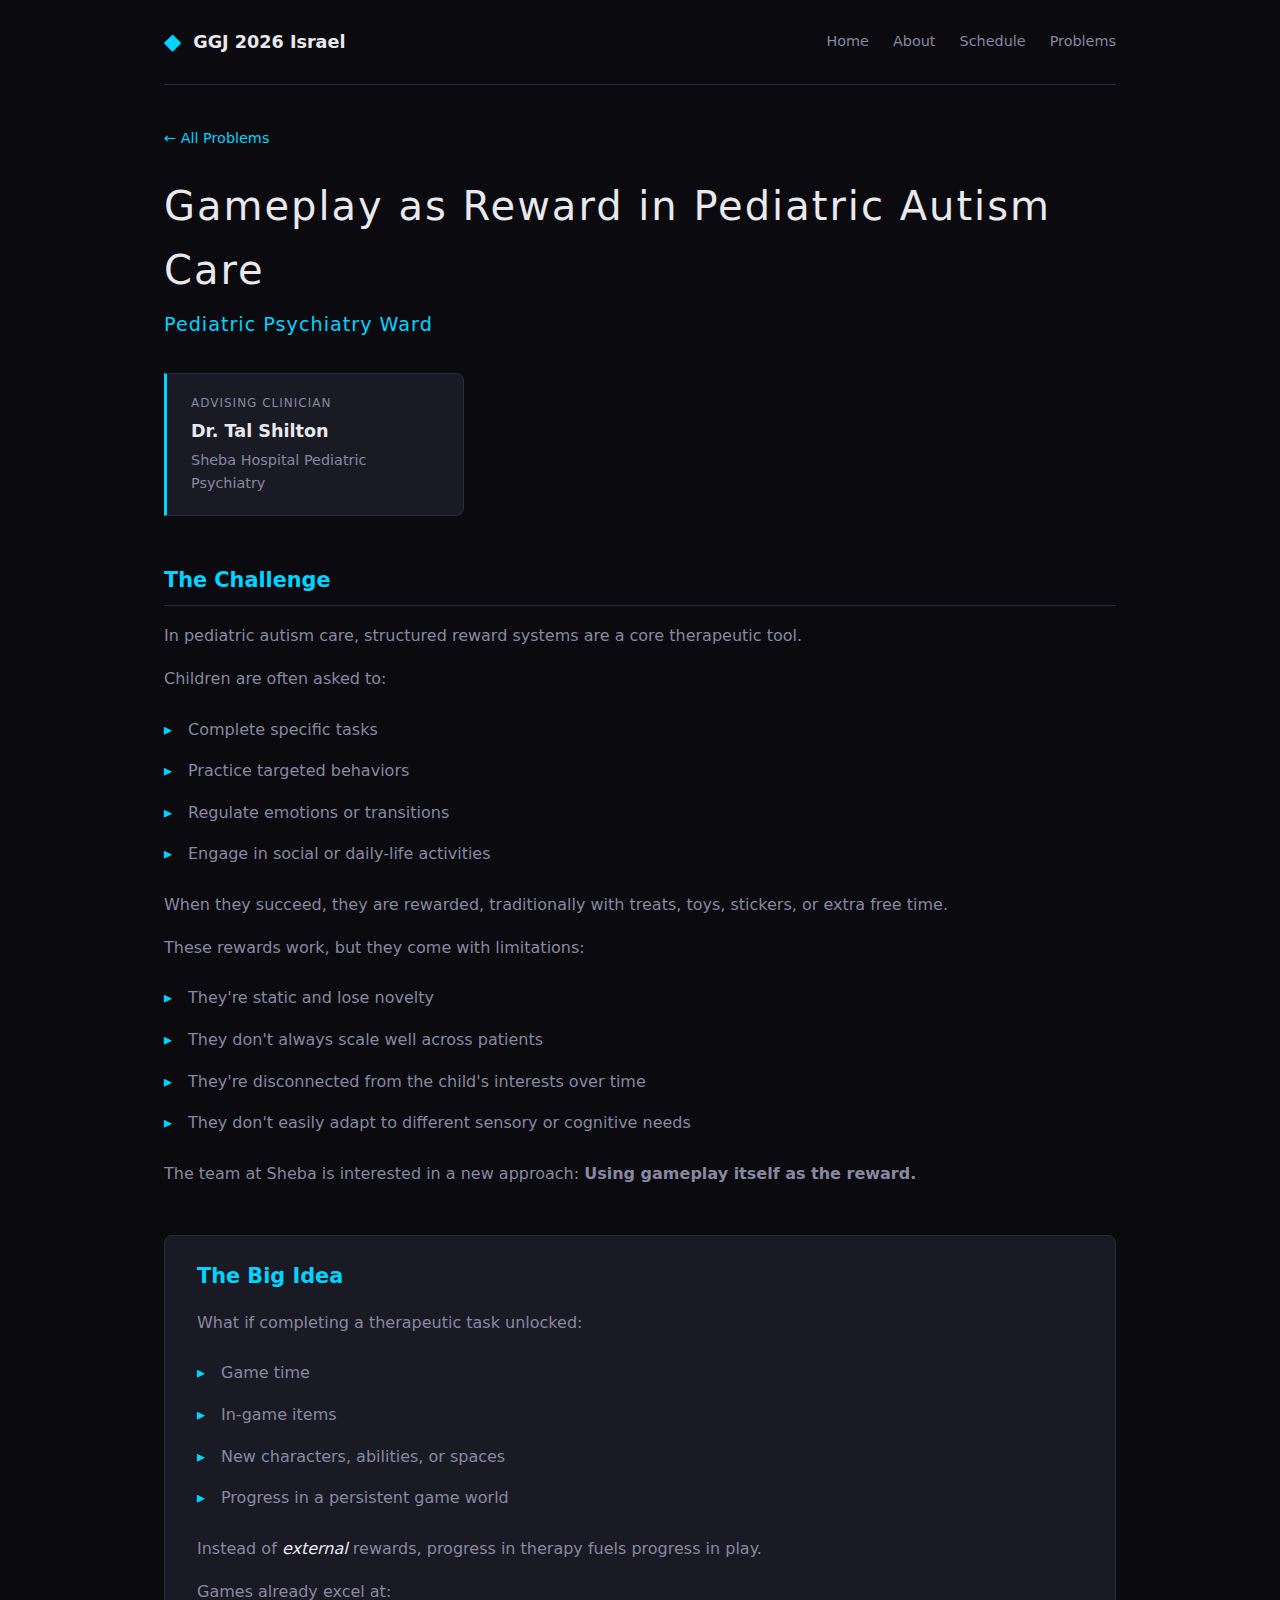
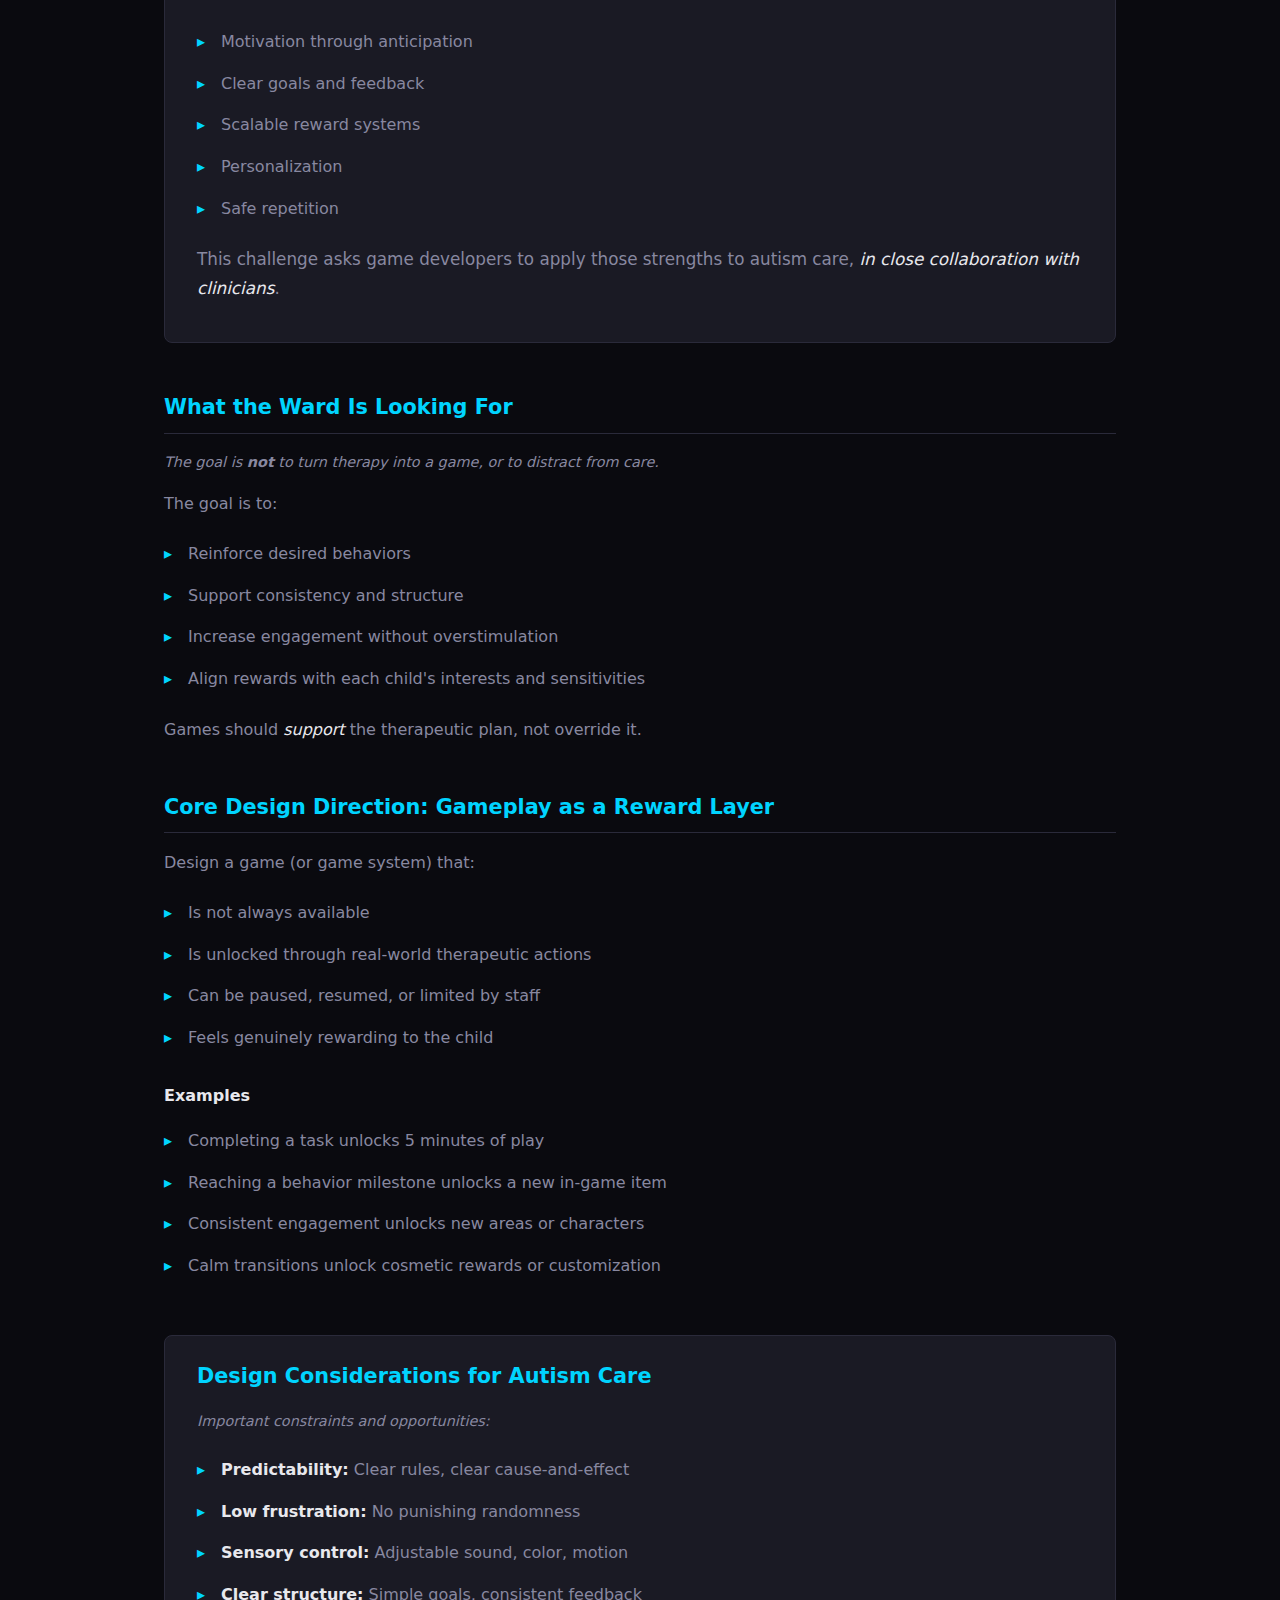
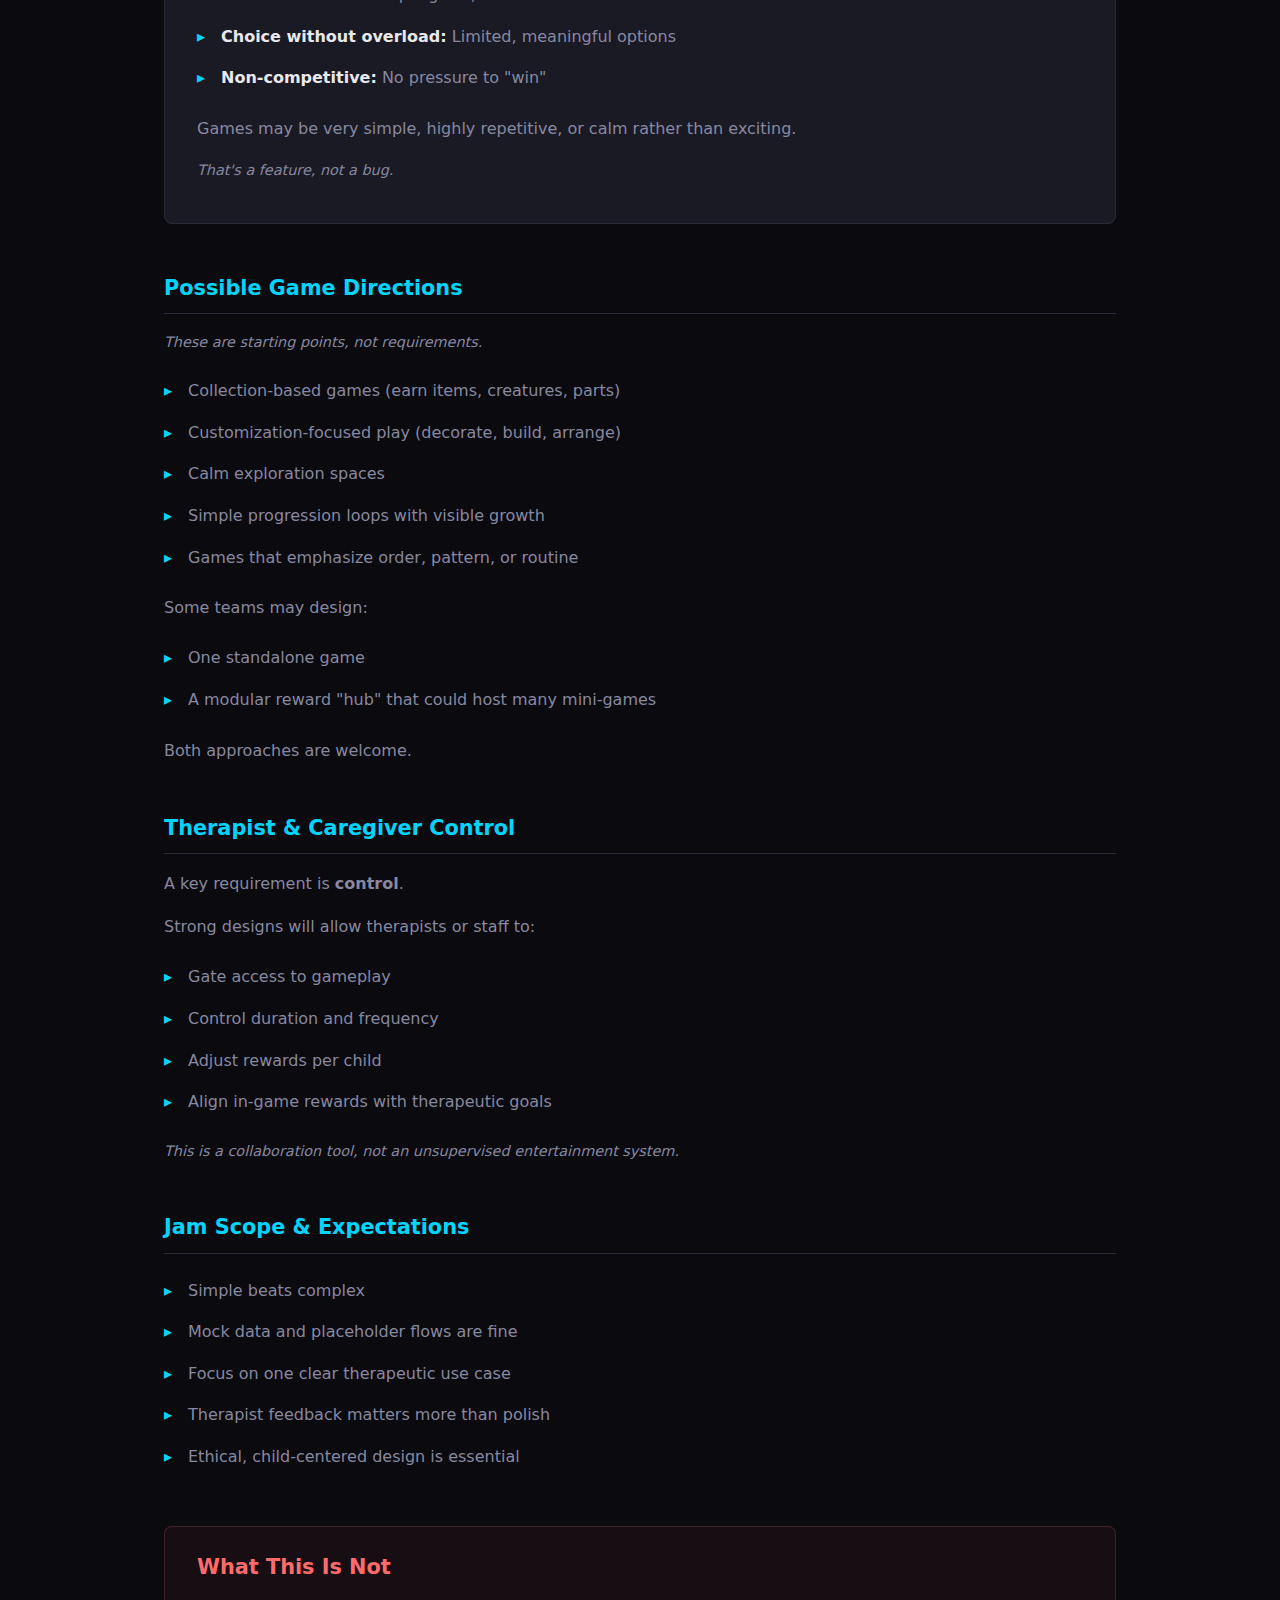
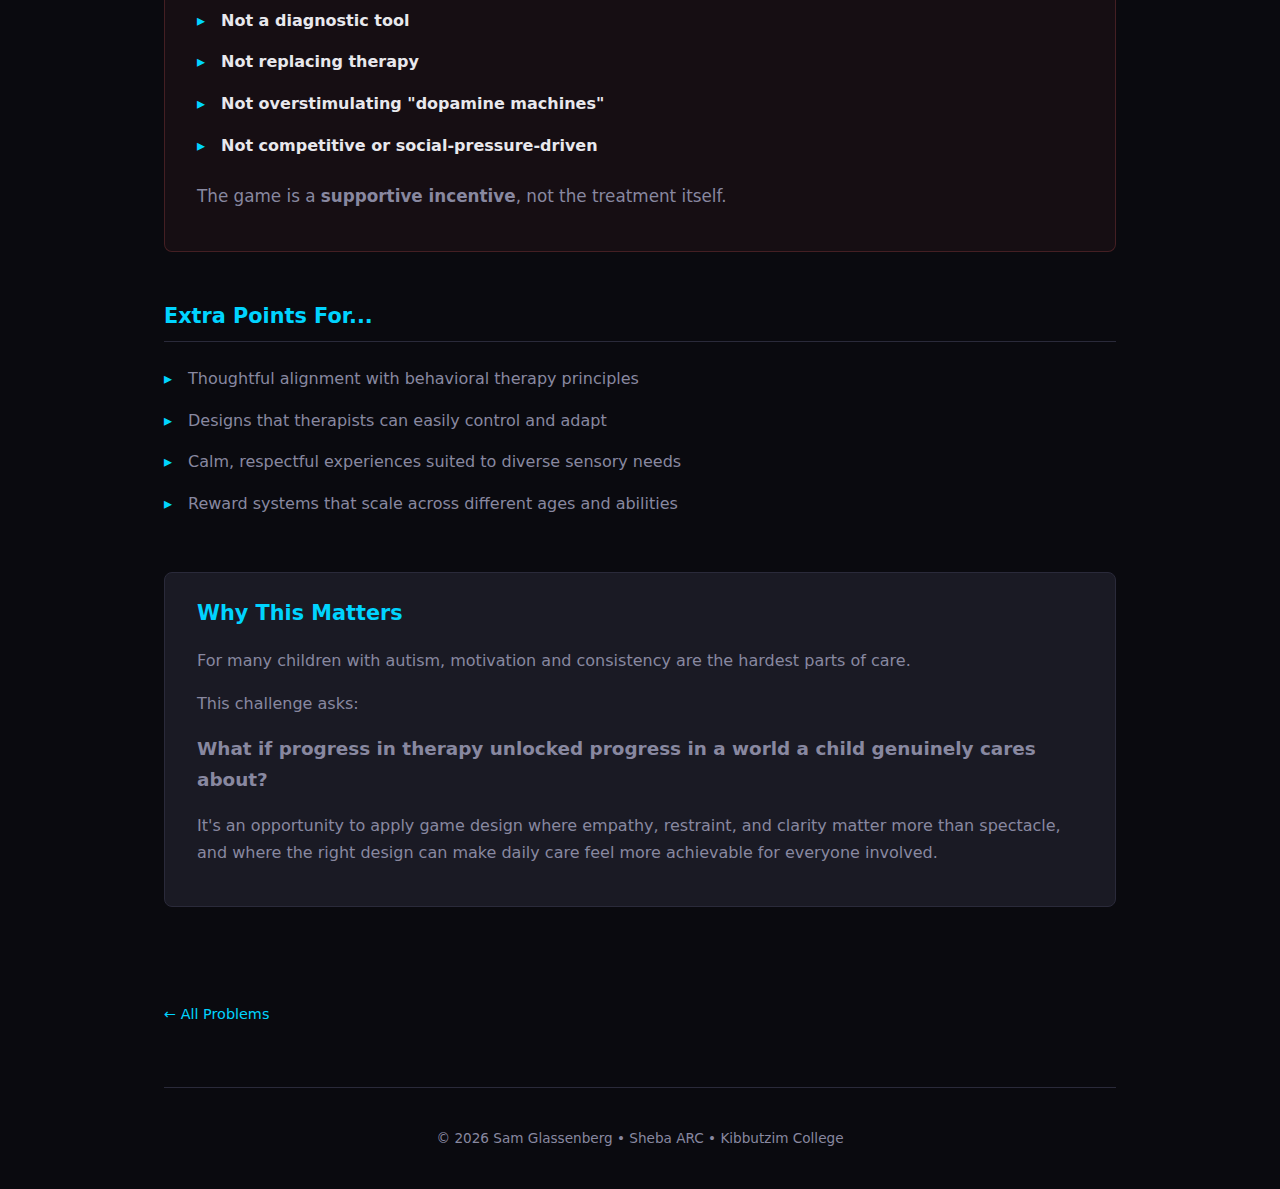
<file: www/problems/autism-rewards.html>
<!DOCTYPE html>
<html lang="en">
<head>
    <meta charset="UTF-8">
    <meta name="viewport" content="width=device-width, initial-scale=1.0">
    <title>Gameplay as Reward in Pediatric Autism Care | Healthcare Games Diversifier</title>
    <link rel="icon" href="../favicon.png" type="image/png">
    <link rel="stylesheet" href="../styles.css">
    <link rel="stylesheet" href="problem.css">
</head>
<body>
    <div class="container">
        <header>
            <div class="logo">
                <span class="logo-icon">&#9670;</span>
                <span class="logo-text">GGJ 2026 Israel</span>
            </div>
            <nav>
                <a href="../index.html">Home</a>
                <a href="../index.html#about">About</a>
                <a href="../index.html#schedule">Schedule</a>
                <a href="../index.html#problems">Problems</a>
            </nav>
        </header>

        <main>
            <article class="problem-page">
                <a href="../index.html#problems" class="back-link">&larr; All Problems</a>

                <h1>Gameplay as Reward in Pediatric Autism Care</h1>
                <p class="problem-subtitle">Pediatric Psychiatry Ward</p>

                <div class="clinician-card">
                    <span class="clinician-label">Advising Clinician</span>
                    <span class="clinician-name">Dr. Tal Shilton</span>
                    <span class="clinician-org">Sheba Hospital Pediatric Psychiatry</span>
                </div>

                <section class="problem-section">
                    <h2>The Challenge</h2>
                    <p>In pediatric autism care, structured reward systems are a core therapeutic tool.</p>

                    <p>Children are often asked to:</p>
                    <ul>
                        <li>Complete specific tasks</li>
                        <li>Practice targeted behaviors</li>
                        <li>Regulate emotions or transitions</li>
                        <li>Engage in social or daily-life activities</li>
                    </ul>

                    <p>When they succeed, they are rewarded, traditionally with treats, toys, stickers, or extra free time.</p>

                    <p>These rewards work, but they come with limitations:</p>
                    <ul>
                        <li>They're static and lose novelty</li>
                        <li>They don't always scale well across patients</li>
                        <li>They're disconnected from the child's interests over time</li>
                        <li>They don't easily adapt to different sensory or cognitive needs</li>
                    </ul>

                    <p>The team at Sheba is interested in a new approach: <strong>Using gameplay itself as the reward.</strong></p>
                </section>

                <section class="problem-section highlight-section">
                    <h2>The Big Idea</h2>
                    <p>What if completing a therapeutic task unlocked:</p>
                    <ul>
                        <li>Game time</li>
                        <li>In-game items</li>
                        <li>New characters, abilities, or spaces</li>
                        <li>Progress in a persistent game world</li>
                    </ul>

                    <p>Instead of <em>external</em> rewards, progress in therapy fuels progress in play.</p>

                    <p>Games already excel at:</p>
                    <ul>
                        <li>Motivation through anticipation</li>
                        <li>Clear goals and feedback</li>
                        <li>Scalable reward systems</li>
                        <li>Personalization</li>
                        <li>Safe repetition</li>
                    </ul>

                    <p class="emphasis">This challenge asks game developers to apply those strengths to autism care, <em>in close collaboration with clinicians</em>.</p>
                </section>

                <section class="problem-section">
                    <h2>What the Ward Is Looking For</h2>
                    <p class="section-note">The goal is <strong>not</strong> to turn therapy into a game, or to distract from care.</p>

                    <p>The goal is to:</p>
                    <ul>
                        <li>Reinforce desired behaviors</li>
                        <li>Support consistency and structure</li>
                        <li>Increase engagement without overstimulation</li>
                        <li>Align rewards with each child's interests and sensitivities</li>
                    </ul>

                    <p>Games should <em>support</em> the therapeutic plan, not override it.</p>
                </section>

                <section class="problem-section">
                    <h2>Core Design Direction: Gameplay as a Reward Layer</h2>
                    <p>Design a game (or game system) that:</p>
                    <ul>
                        <li>Is not always available</li>
                        <li>Is unlocked through real-world therapeutic actions</li>
                        <li>Can be paused, resumed, or limited by staff</li>
                        <li>Feels genuinely rewarding to the child</li>
                    </ul>

                    <h3>Examples</h3>
                    <ul>
                        <li>Completing a task unlocks 5 minutes of play</li>
                        <li>Reaching a behavior milestone unlocks a new in-game item</li>
                        <li>Consistent engagement unlocks new areas or characters</li>
                        <li>Calm transitions unlock cosmetic rewards or customization</li>
                    </ul>
                </section>

                <section class="problem-section highlight-section">
                    <h2>Design Considerations for Autism Care</h2>
                    <p class="section-note">Important constraints and opportunities:</p>
                    <ul>
                        <li><strong>Predictability:</strong> Clear rules, clear cause-and-effect</li>
                        <li><strong>Low frustration:</strong> No punishing randomness</li>
                        <li><strong>Sensory control:</strong> Adjustable sound, color, motion</li>
                        <li><strong>Clear structure:</strong> Simple goals, consistent feedback</li>
                        <li><strong>Choice without overload:</strong> Limited, meaningful options</li>
                        <li><strong>Non-competitive:</strong> No pressure to "win"</li>
                    </ul>

                    <p>Games may be very simple, highly repetitive, or calm rather than exciting.</p>
                    <p class="section-note">That's a feature, not a bug.</p>
                </section>

                <section class="problem-section">
                    <h2>Possible Game Directions</h2>
                    <p class="section-note">These are starting points, not requirements.</p>
                    <ul>
                        <li>Collection-based games (earn items, creatures, parts)</li>
                        <li>Customization-focused play (decorate, build, arrange)</li>
                        <li>Calm exploration spaces</li>
                        <li>Simple progression loops with visible growth</li>
                        <li>Games that emphasize order, pattern, or routine</li>
                    </ul>

                    <p>Some teams may design:</p>
                    <ul>
                        <li>One standalone game</li>
                        <li>A modular reward "hub" that could host many mini-games</li>
                    </ul>
                    <p>Both approaches are welcome.</p>
                </section>

                <section class="problem-section">
                    <h2>Therapist & Caregiver Control</h2>
                    <p>A key requirement is <strong>control</strong>.</p>

                    <p>Strong designs will allow therapists or staff to:</p>
                    <ul>
                        <li>Gate access to gameplay</li>
                        <li>Control duration and frequency</li>
                        <li>Adjust rewards per child</li>
                        <li>Align in-game rewards with therapeutic goals</li>
                    </ul>

                    <p class="section-note">This is a collaboration tool, not an unsupervised entertainment system.</p>
                </section>

                <section class="problem-section">
                    <h2>Jam Scope & Expectations</h2>
                    <ul>
                        <li>Simple beats complex</li>
                        <li>Mock data and placeholder flows are fine</li>
                        <li>Focus on one clear therapeutic use case</li>
                        <li>Therapist feedback matters more than polish</li>
                        <li>Ethical, child-centered design is essential</li>
                    </ul>
                </section>

                <section class="problem-section warning-section">
                    <h2>What This Is Not</h2>
                    <ul>
                        <li><strong>Not a diagnostic tool</strong></li>
                        <li><strong>Not replacing therapy</strong></li>
                        <li><strong>Not overstimulating "dopamine machines"</strong></li>
                        <li><strong>Not competitive or social-pressure-driven</strong></li>
                    </ul>
                    <p class="emphasis">The game is a <strong>supportive incentive</strong>, not the treatment itself.</p>
                </section>

                <section class="problem-section">
                    <h2>Extra Points For...</h2>
                    <ul>
                        <li>Thoughtful alignment with behavioral therapy principles</li>
                        <li>Designs that therapists can easily control and adapt</li>
                        <li>Calm, respectful experiences suited to diverse sensory needs</li>
                        <li>Reward systems that scale across different ages and abilities</li>
                    </ul>
                </section>

                <section class="problem-section highlight-section">
                    <h2>Why This Matters</h2>
                    <p>For many children with autism, motivation and consistency are the hardest parts of care.</p>

                    <p>This challenge asks:</p>
                    <p class="big-idea"><strong>What if progress in therapy unlocked progress in a world a child genuinely cares about?</strong></p>

                    <p>It's an opportunity to apply game design where empathy, restraint, and clarity matter more than spectacle, and where the right design can make daily care feel more achievable for everyone involved.</p>
                </section>

                <a href="../index.html#problems" class="back-link bottom-link">&larr; All Problems</a>
            </article>
        </main>

        <footer>
            <p>&copy; 2026 <a href="https://www.glassenberg.com" target="_blank">Sam Glassenberg</a> &bull; <a href="https://www.shebaonline.org/department/arc-center-israels-heart-of-digital-innovation-in-medicine/" target="_blank">Sheba ARC</a> &bull; <a href="https://www.smkb.ac.il/" target="_blank">Kibbutzim College</a></p>
        </footer>
    </div>
</body>
</html>
</file>
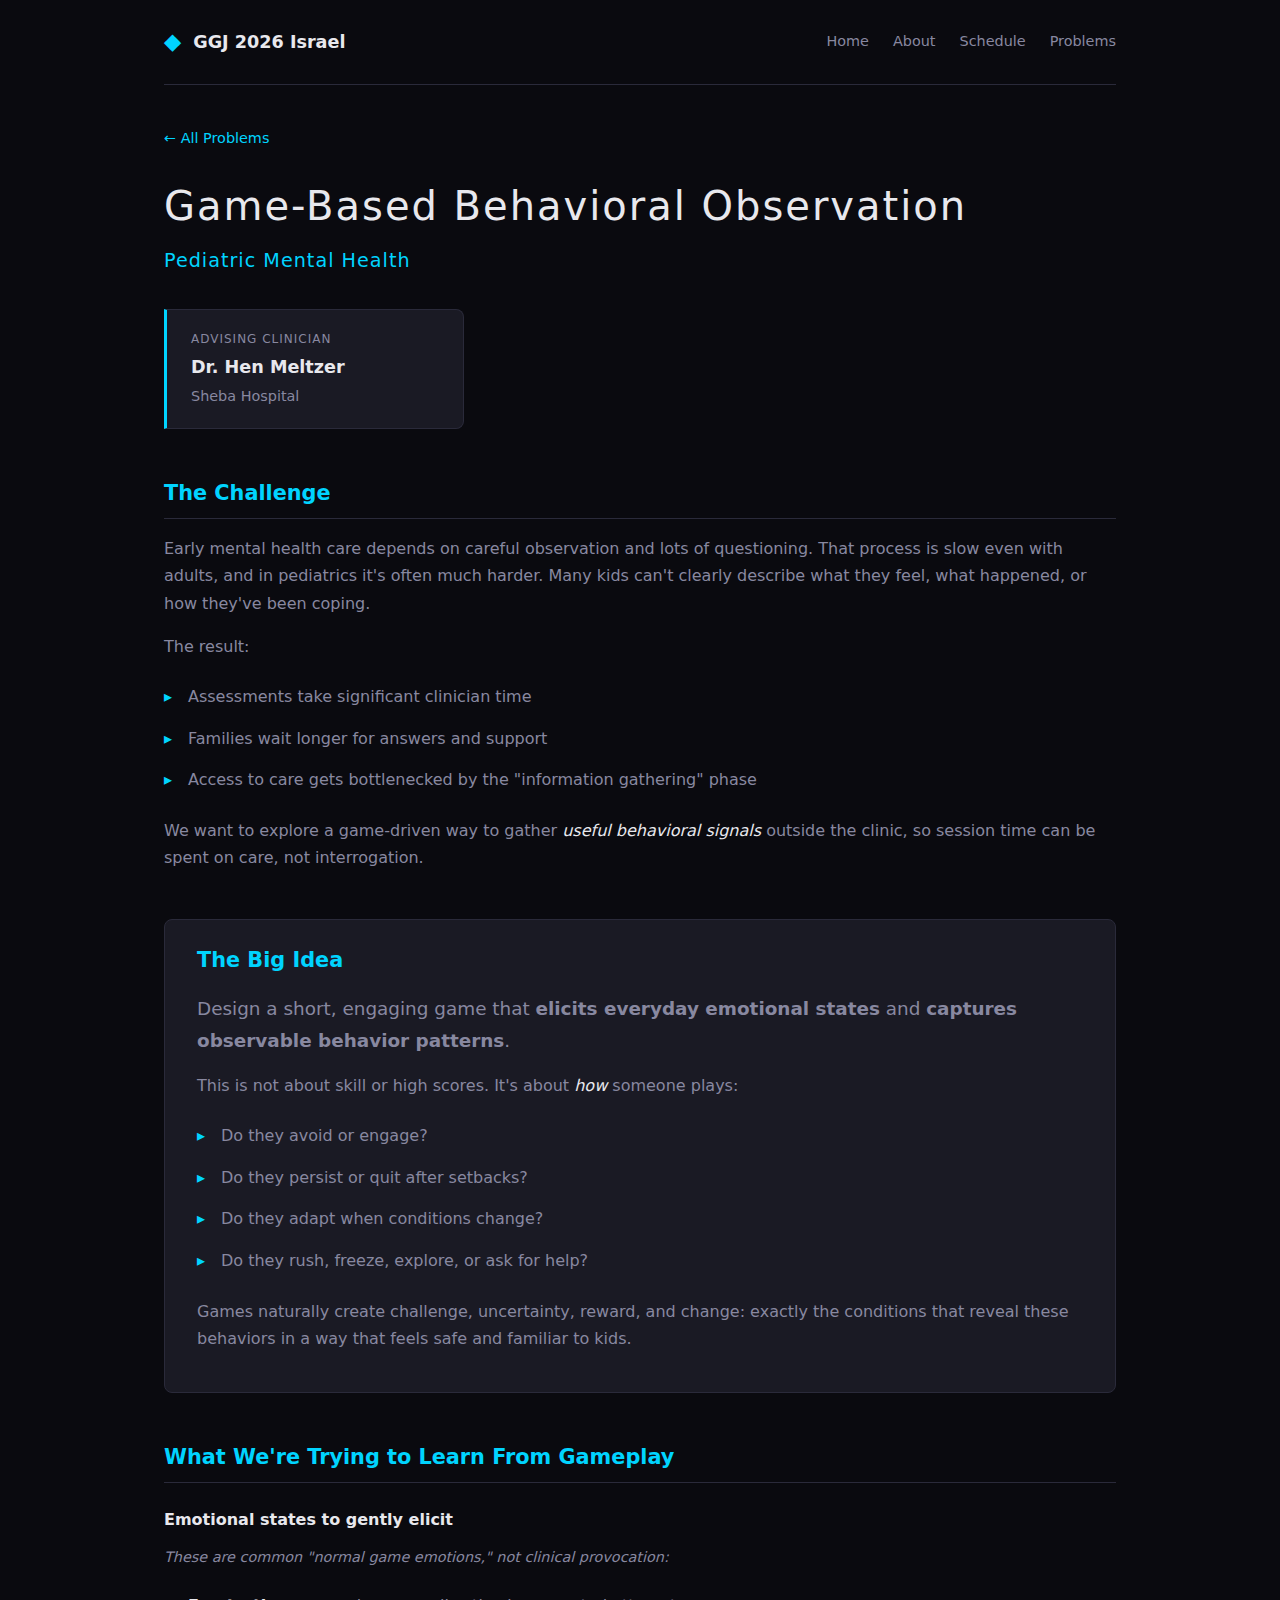
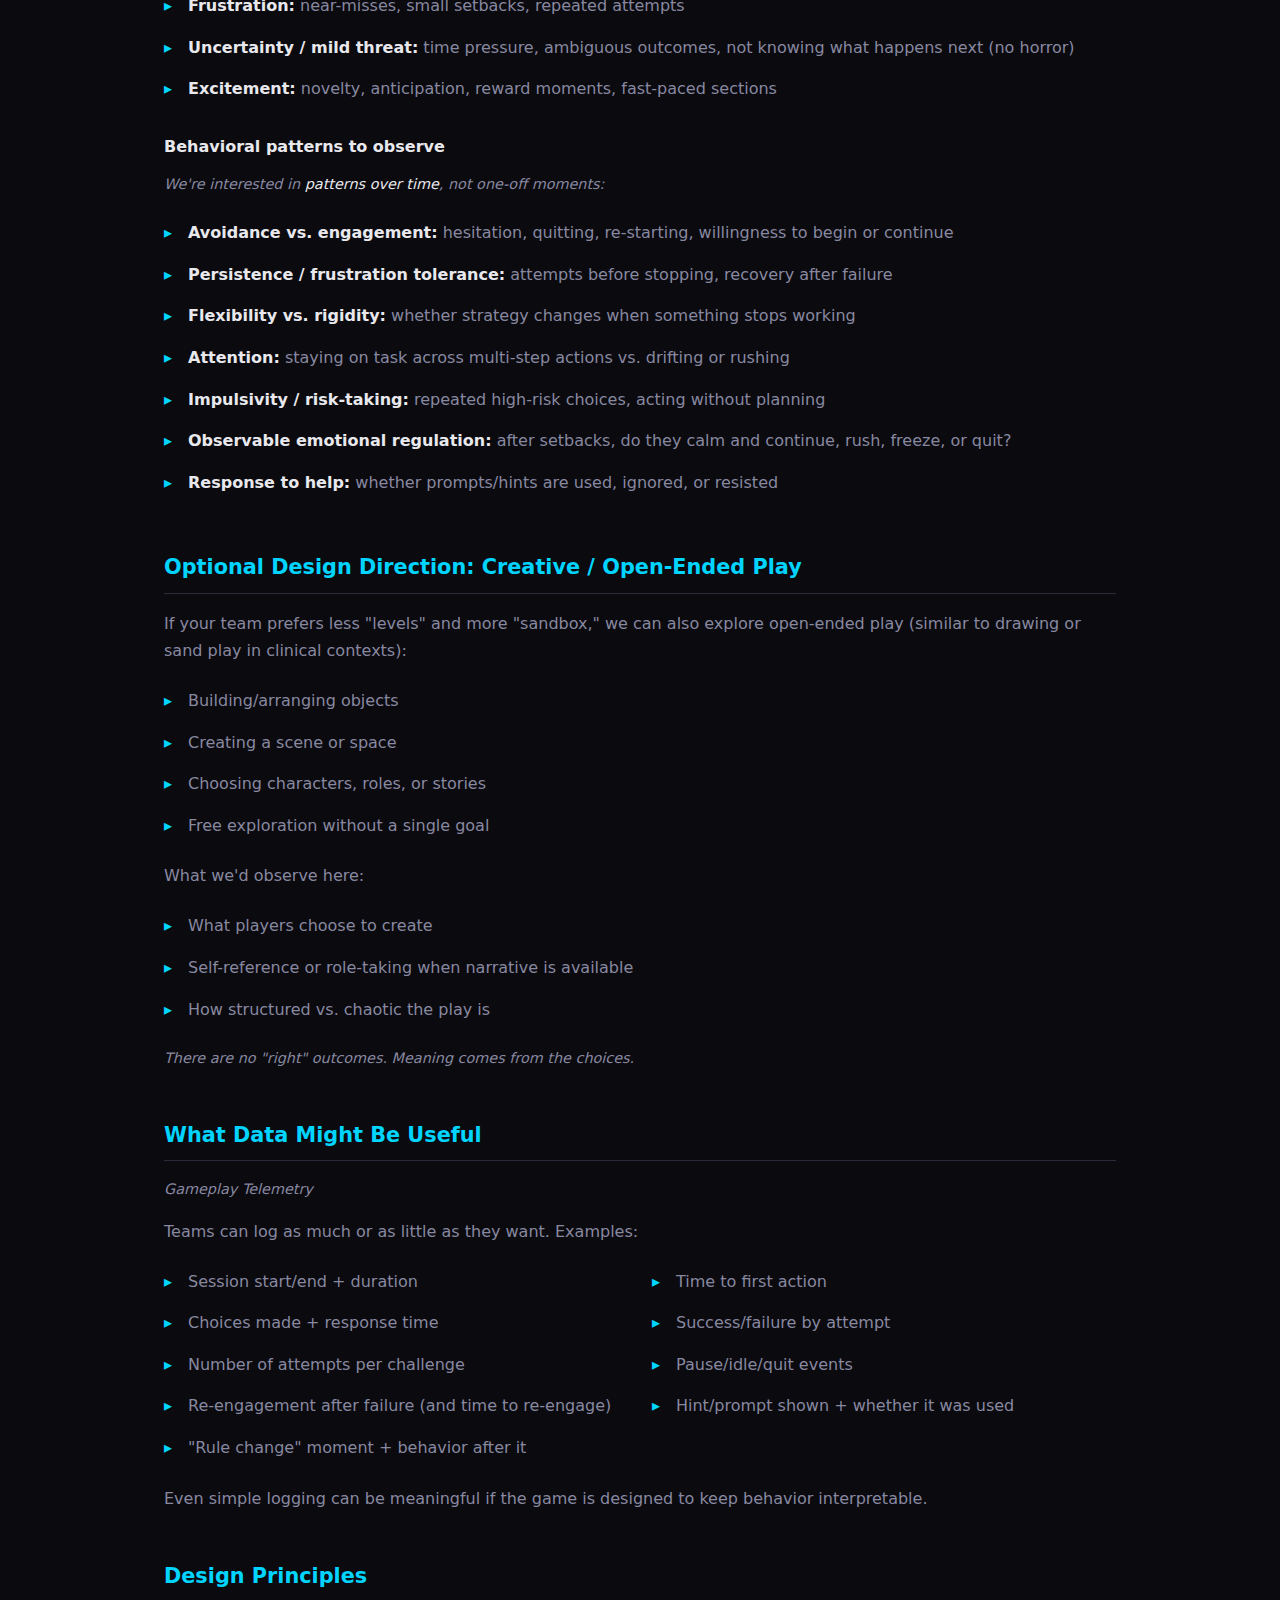
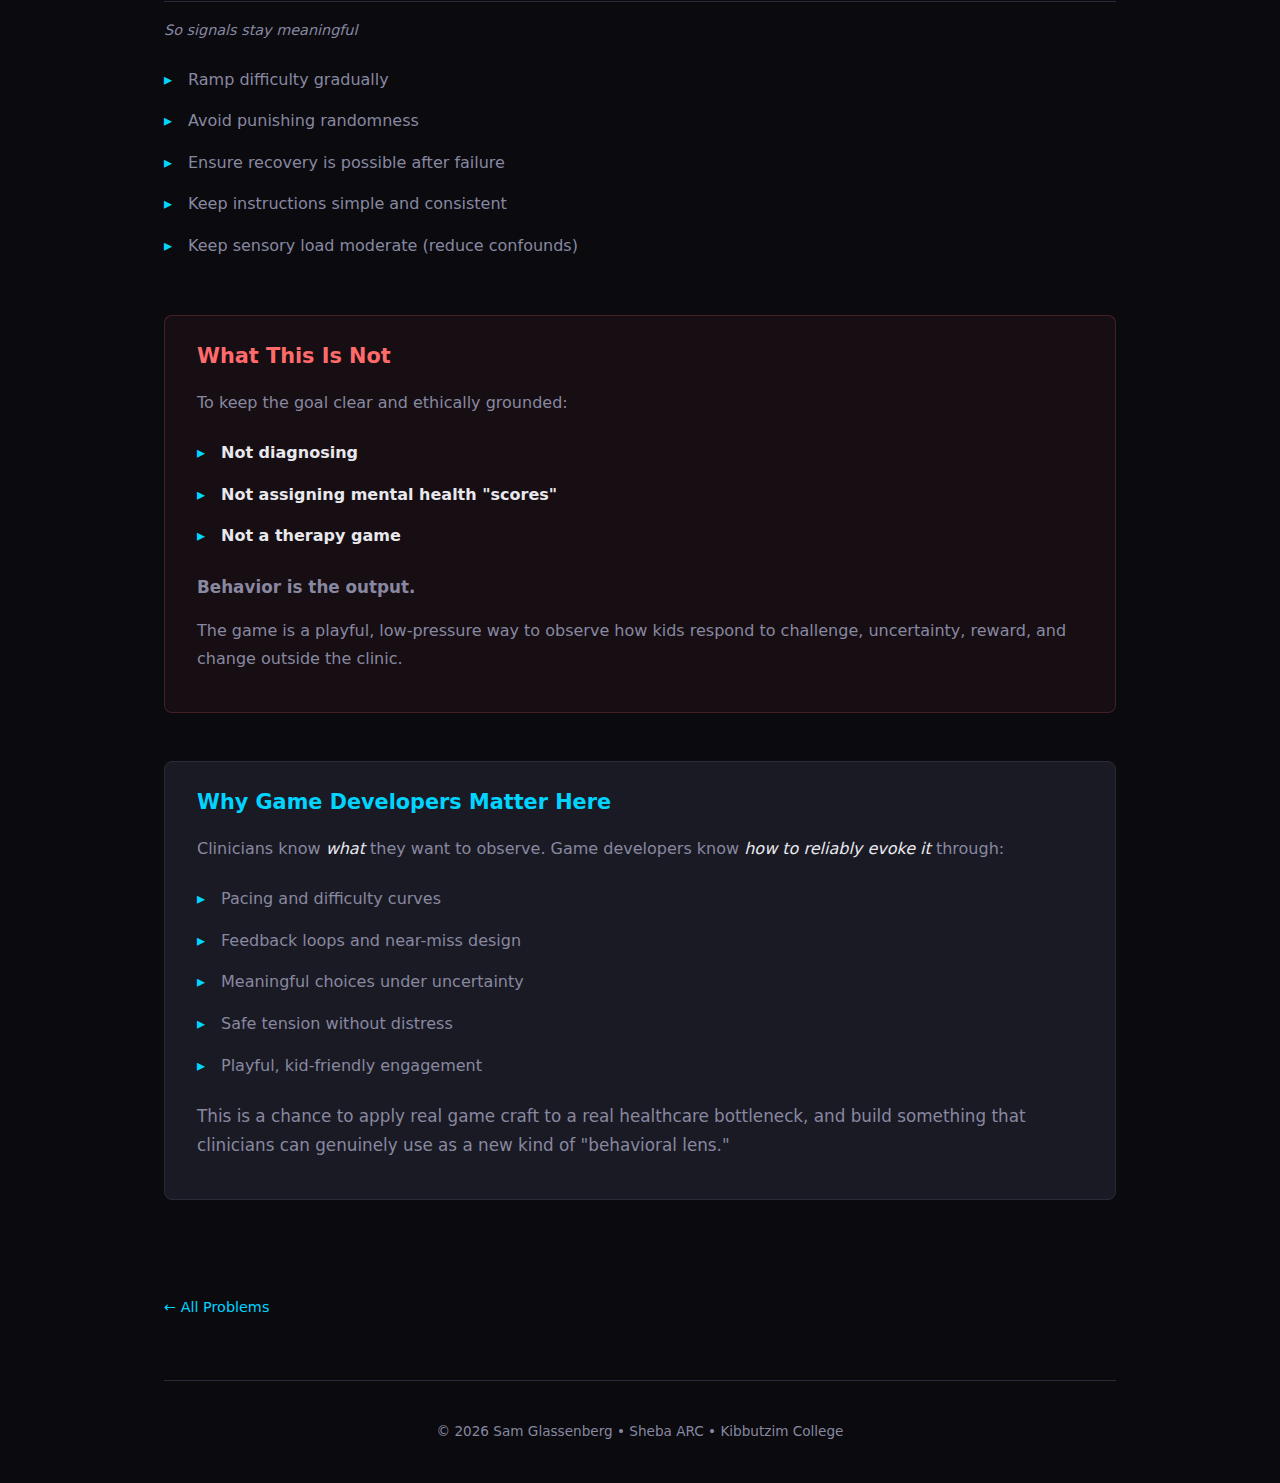
<file: www/problems/behavioral-observation.html>
<!DOCTYPE html>
<html lang="en">
<head>
    <meta charset="UTF-8">
    <meta name="viewport" content="width=device-width, initial-scale=1.0">
    <title>Game-Based Behavioral Observation | Healthcare Games Diversifier</title>
    <link rel="icon" href="../favicon.png" type="image/png">
    <link rel="stylesheet" href="../styles.css">
    <link rel="stylesheet" href="problem.css">
</head>
<body>
    <div class="container">
        <header>
            <div class="logo">
                <span class="logo-icon">&#9670;</span>
                <span class="logo-text">GGJ 2026 Israel</span>
            </div>
            <nav>
                <a href="../index.html">Home</a>
                <a href="../index.html#about">About</a>
                <a href="../index.html#schedule">Schedule</a>
                <a href="../index.html#problems">Problems</a>
            </nav>
        </header>

        <main>
            <article class="problem-page">
                <a href="../index.html#problems" class="back-link">&larr; All Problems</a>

                <h1>Game-Based Behavioral Observation</h1>
                <p class="problem-subtitle">Pediatric Mental Health</p>

                <div class="clinician-card">
                    <span class="clinician-label">Advising Clinician</span>
                    <span class="clinician-name">Dr. Hen Meltzer</span>
                    <span class="clinician-org">Sheba Hospital</span>
                </div>

                <section class="problem-section">
                    <h2>The Challenge</h2>
                    <p>Early mental health care depends on careful observation and lots of questioning. That process is slow even with adults, and in pediatrics it's often much harder. Many kids can't clearly describe what they feel, what happened, or how they've been coping.</p>

                    <p>The result:</p>
                    <ul>
                        <li>Assessments take significant clinician time</li>
                        <li>Families wait longer for answers and support</li>
                        <li>Access to care gets bottlenecked by the "information gathering" phase</li>
                    </ul>

                    <p>We want to explore a game-driven way to gather <em>useful behavioral signals</em> outside the clinic, so session time can be spent on care, not interrogation.</p>
                </section>

                <section class="problem-section highlight-section">
                    <h2>The Big Idea</h2>
                    <p class="big-idea">Design a short, engaging game that <strong>elicits everyday emotional states</strong> and <strong>captures observable behavior patterns</strong>.</p>

                    <p>This is not about skill or high scores. It's about <em>how</em> someone plays:</p>
                    <ul>
                        <li>Do they avoid or engage?</li>
                        <li>Do they persist or quit after setbacks?</li>
                        <li>Do they adapt when conditions change?</li>
                        <li>Do they rush, freeze, explore, or ask for help?</li>
                    </ul>

                    <p>Games naturally create challenge, uncertainty, reward, and change: exactly the conditions that reveal these behaviors in a way that feels safe and familiar to kids.</p>
                </section>

                <section class="problem-section">
                    <h2>What We're Trying to Learn From Gameplay</h2>

                    <h3>Emotional states to gently elicit</h3>
                    <p class="section-note">These are common "normal game emotions," not clinical provocation:</p>
                    <ul>
                        <li><strong>Frustration:</strong> near-misses, small setbacks, repeated attempts</li>
                        <li><strong>Uncertainty / mild threat:</strong> time pressure, ambiguous outcomes, not knowing what happens next (no horror)</li>
                        <li><strong>Excitement:</strong> novelty, anticipation, reward moments, fast-paced sections</li>
                    </ul>

                    <h3>Behavioral patterns to observe</h3>
                    <p class="section-note">We're interested in <em>patterns over time</em>, not one-off moments:</p>
                    <ul>
                        <li><strong>Avoidance vs. engagement:</strong> hesitation, quitting, re-starting, willingness to begin or continue</li>
                        <li><strong>Persistence / frustration tolerance:</strong> attempts before stopping, recovery after failure</li>
                        <li><strong>Flexibility vs. rigidity:</strong> whether strategy changes when something stops working</li>
                        <li><strong>Attention:</strong> staying on task across multi-step actions vs. drifting or rushing</li>
                        <li><strong>Impulsivity / risk-taking:</strong> repeated high-risk choices, acting without planning</li>
                        <li><strong>Observable emotional regulation:</strong> after setbacks, do they calm and continue, rush, freeze, or quit?</li>
                        <li><strong>Response to help:</strong> whether prompts/hints are used, ignored, or resisted</li>
                    </ul>
                </section>

                <section class="problem-section">
                    <h2>Optional Design Direction: Creative / Open-Ended Play</h2>
                    <p>If your team prefers less "levels" and more "sandbox," we can also explore open-ended play (similar to drawing or sand play in clinical contexts):</p>
                    <ul>
                        <li>Building/arranging objects</li>
                        <li>Creating a scene or space</li>
                        <li>Choosing characters, roles, or stories</li>
                        <li>Free exploration without a single goal</li>
                    </ul>

                    <p>What we'd observe here:</p>
                    <ul>
                        <li>What players choose to create</li>
                        <li>Self-reference or role-taking when narrative is available</li>
                        <li>How structured vs. chaotic the play is</li>
                    </ul>

                    <p class="section-note">There are no "right" outcomes. Meaning comes from the choices.</p>
                </section>

                <section class="problem-section">
                    <h2>What Data Might Be Useful</h2>
                    <p class="section-note">Gameplay Telemetry</p>
                    <p>Teams can log as much or as little as they want. Examples:</p>
                    <ul class="two-column-list">
                        <li>Session start/end + duration</li>
                        <li>Time to first action</li>
                        <li>Choices made + response time</li>
                        <li>Success/failure by attempt</li>
                        <li>Number of attempts per challenge</li>
                        <li>Pause/idle/quit events</li>
                        <li>Re-engagement after failure (and time to re-engage)</li>
                        <li>Hint/prompt shown + whether it was used</li>
                        <li>"Rule change" moment + behavior after it</li>
                    </ul>
                    <p>Even simple logging can be meaningful if the game is designed to keep behavior interpretable.</p>
                </section>

                <section class="problem-section">
                    <h2>Design Principles</h2>
                    <p class="section-note">So signals stay meaningful</p>
                    <ul>
                        <li>Ramp difficulty gradually</li>
                        <li>Avoid punishing randomness</li>
                        <li>Ensure recovery is possible after failure</li>
                        <li>Keep instructions simple and consistent</li>
                        <li>Keep sensory load moderate (reduce confounds)</li>
                    </ul>
                </section>

                <section class="problem-section warning-section">
                    <h2>What This Is Not</h2>
                    <p>To keep the goal clear and ethically grounded:</p>
                    <ul>
                        <li><strong>Not diagnosing</strong></li>
                        <li><strong>Not assigning mental health "scores"</strong></li>
                        <li><strong>Not a therapy game</strong></li>
                    </ul>
                    <p class="emphasis"><strong>Behavior is the output.</strong></p>
                    <p>The game is a playful, low-pressure way to observe how kids respond to challenge, uncertainty, reward, and change outside the clinic.</p>
                </section>

                <section class="problem-section highlight-section">
                    <h2>Why Game Developers Matter Here</h2>
                    <p>Clinicians know <em>what</em> they want to observe. Game developers know <em>how to reliably evoke it</em> through:</p>
                    <ul>
                        <li>Pacing and difficulty curves</li>
                        <li>Feedback loops and near-miss design</li>
                        <li>Meaningful choices under uncertainty</li>
                        <li>Safe tension without distress</li>
                        <li>Playful, kid-friendly engagement</li>
                    </ul>
                    <p class="emphasis">This is a chance to apply real game craft to a real healthcare bottleneck, and build something that clinicians can genuinely use as a new kind of "behavioral lens."</p>
                </section>

                <a href="../index.html#problems" class="back-link bottom-link">&larr; All Problems</a>
            </article>
        </main>

        <footer>
            <p>&copy; 2026 <a href="https://www.glassenberg.com" target="_blank">Sam Glassenberg</a> &bull; Sheba ARC &bull; Kibbutzim College</p>
        </footer>
    </div>
</body>
</html>
</file>
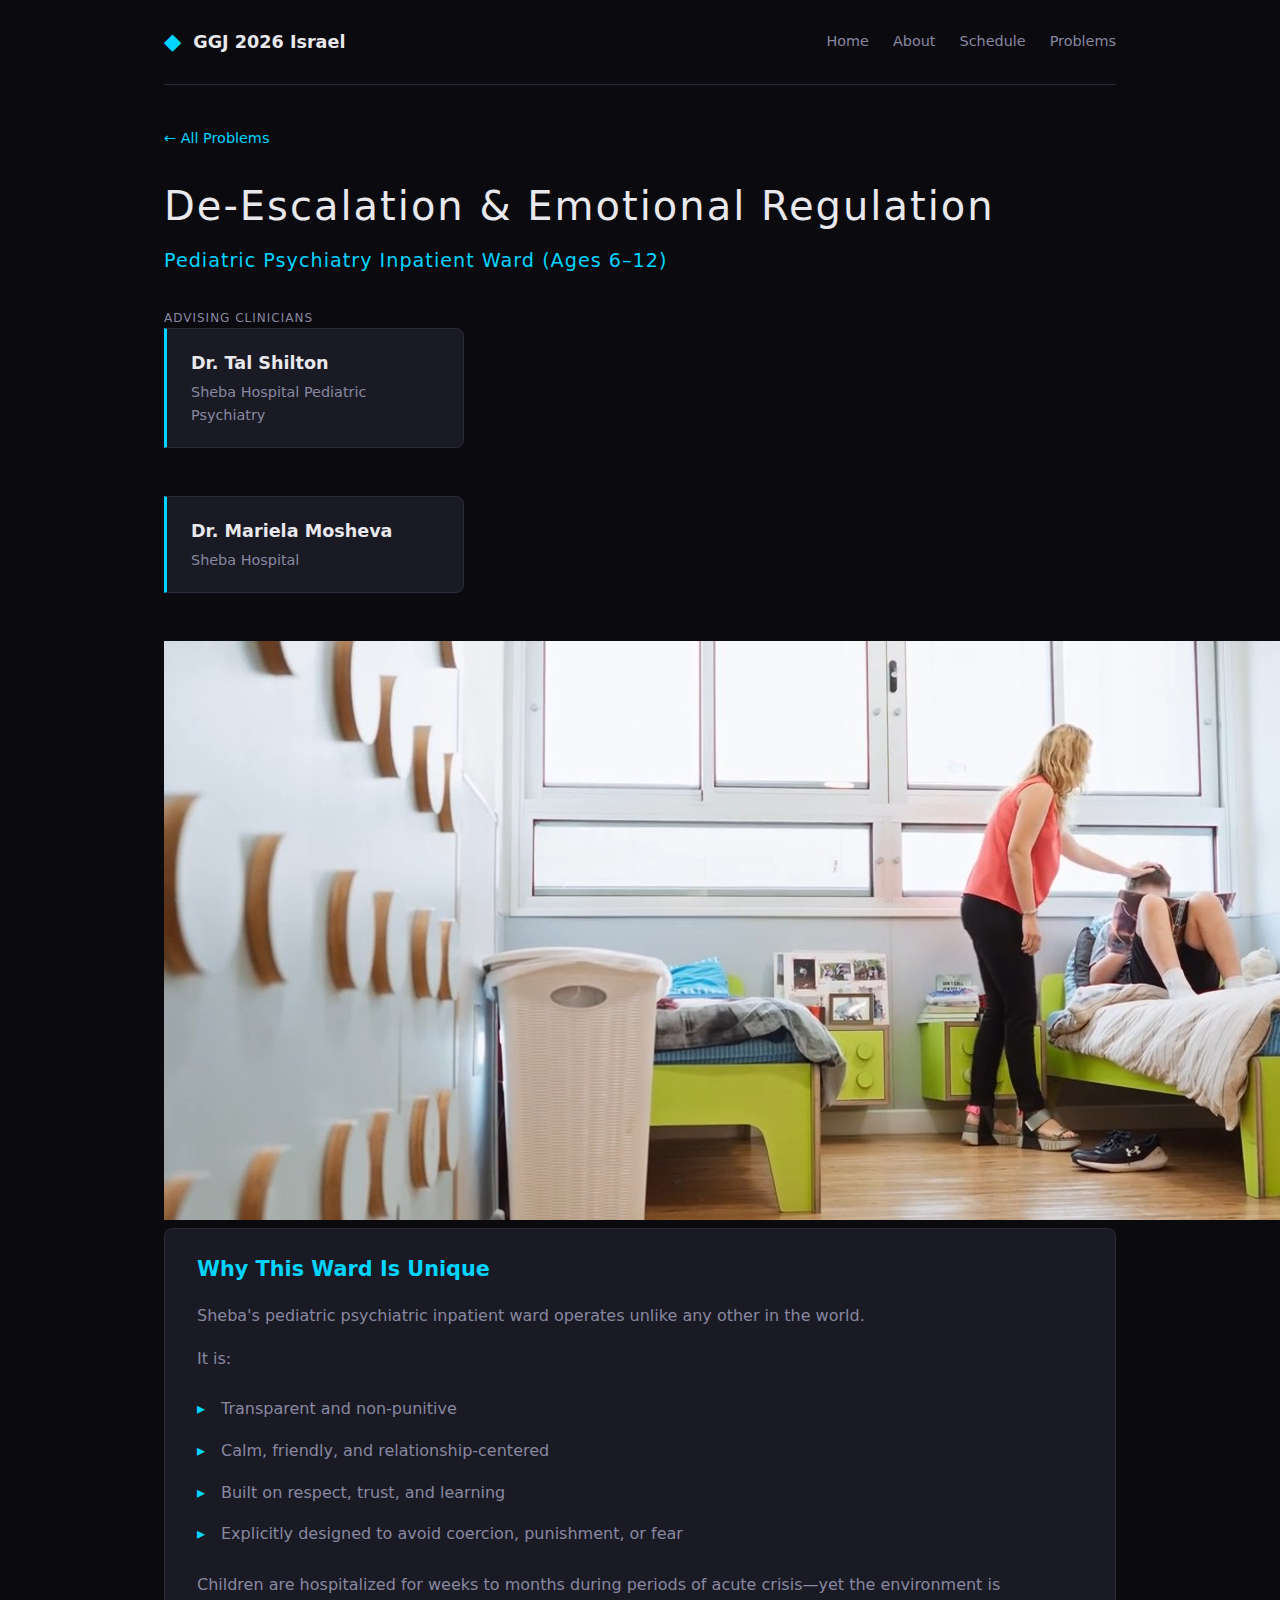
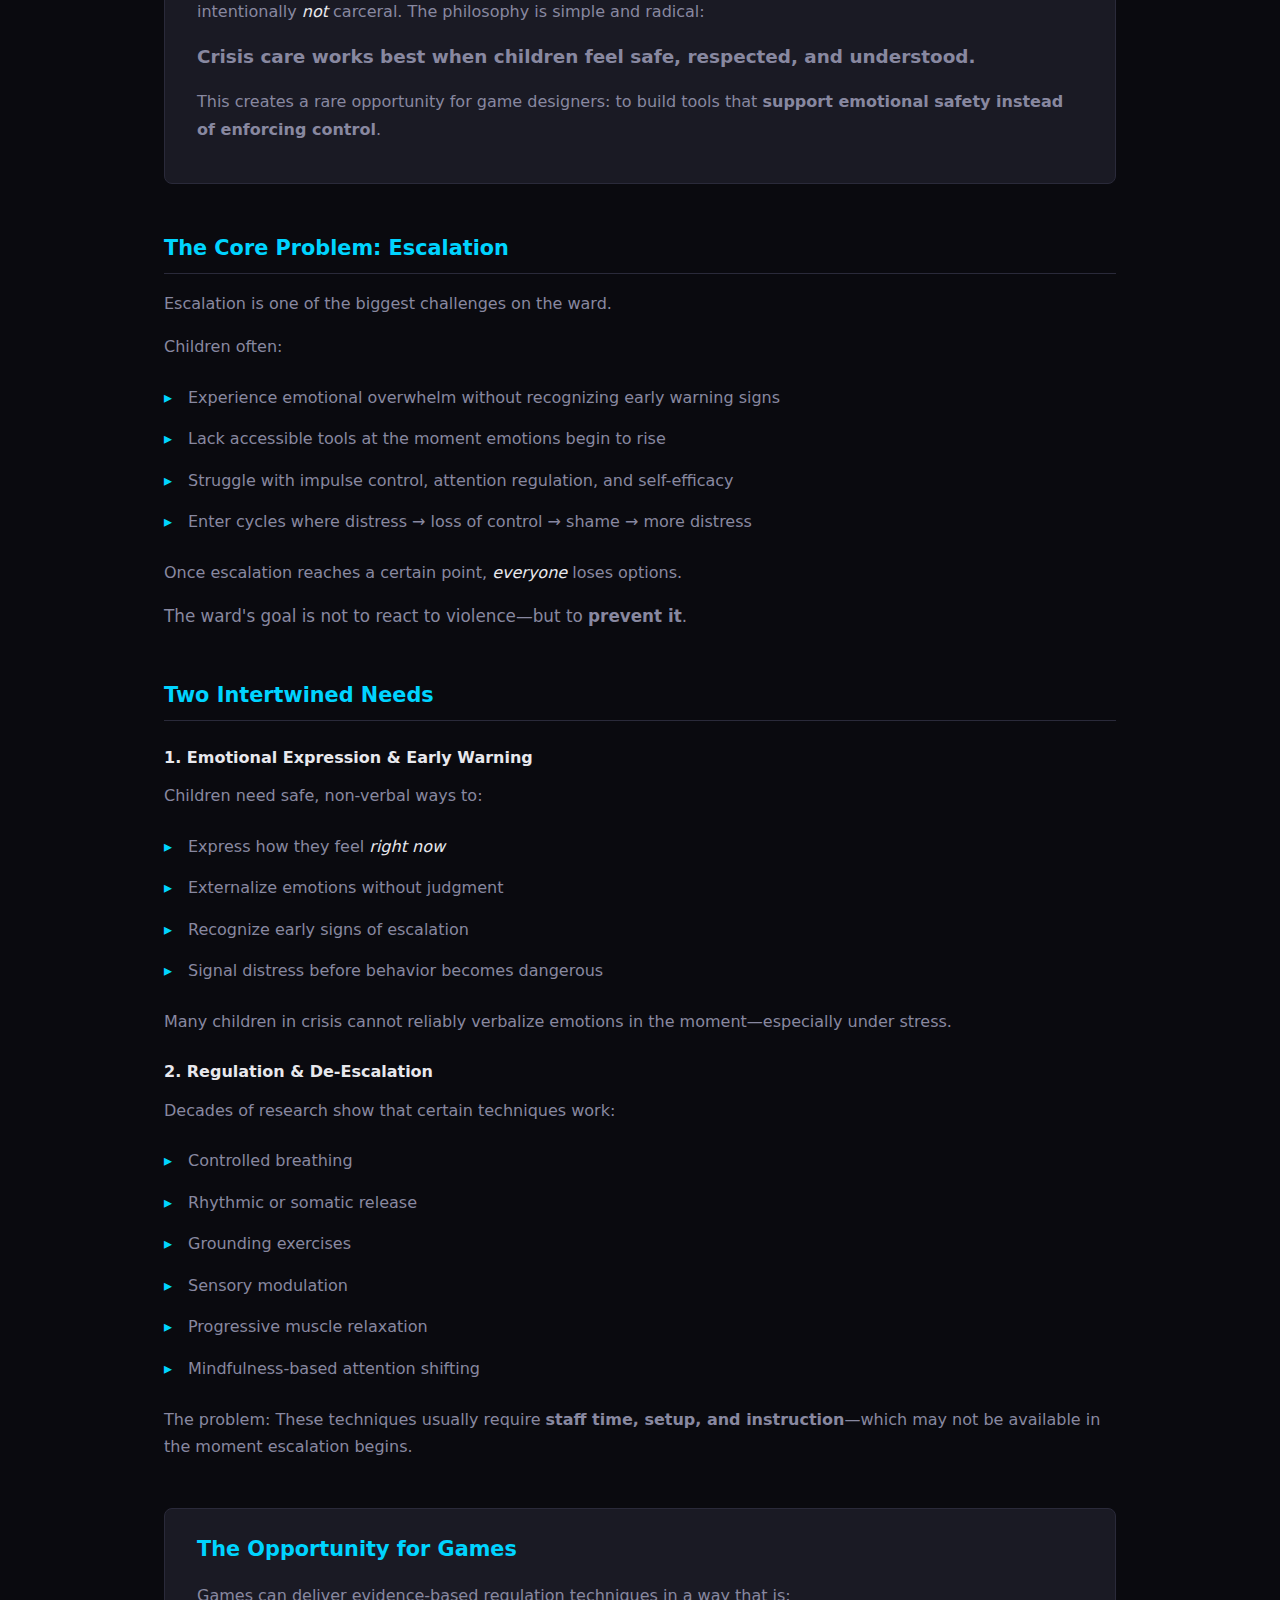
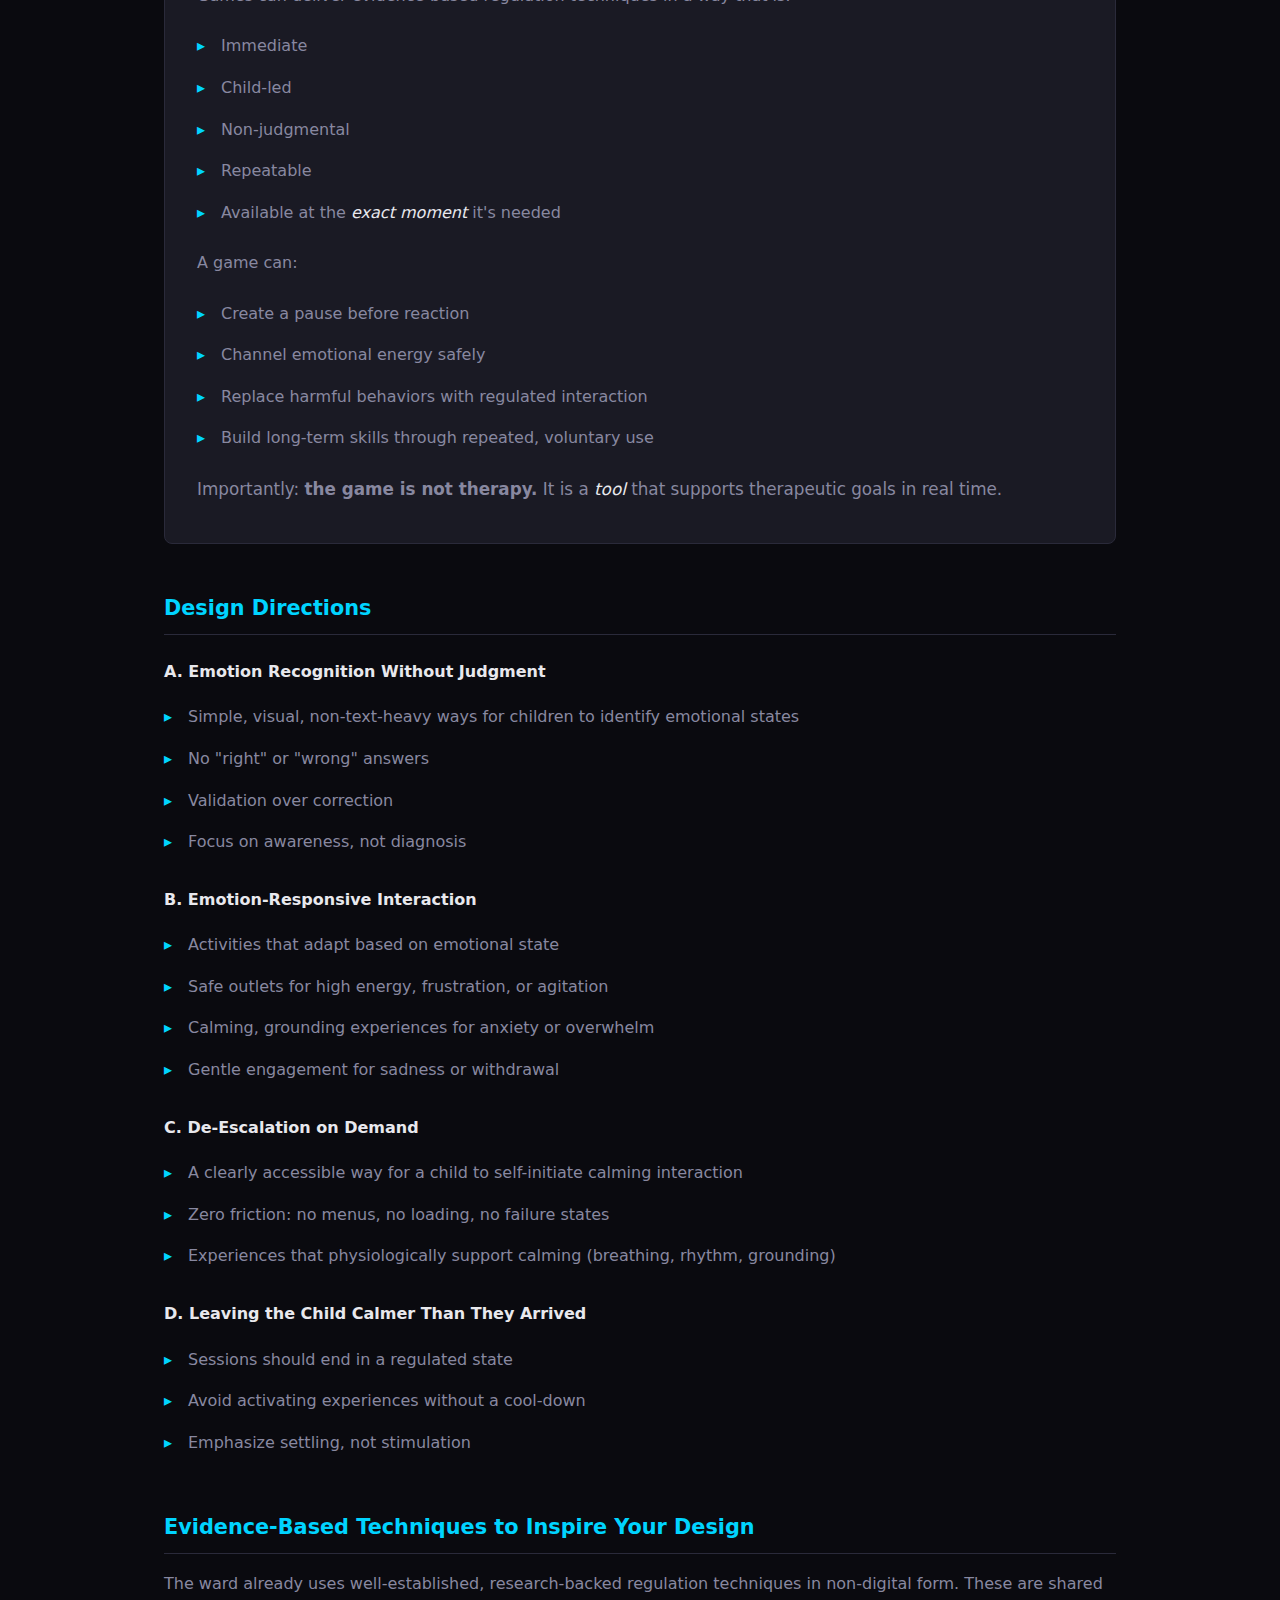
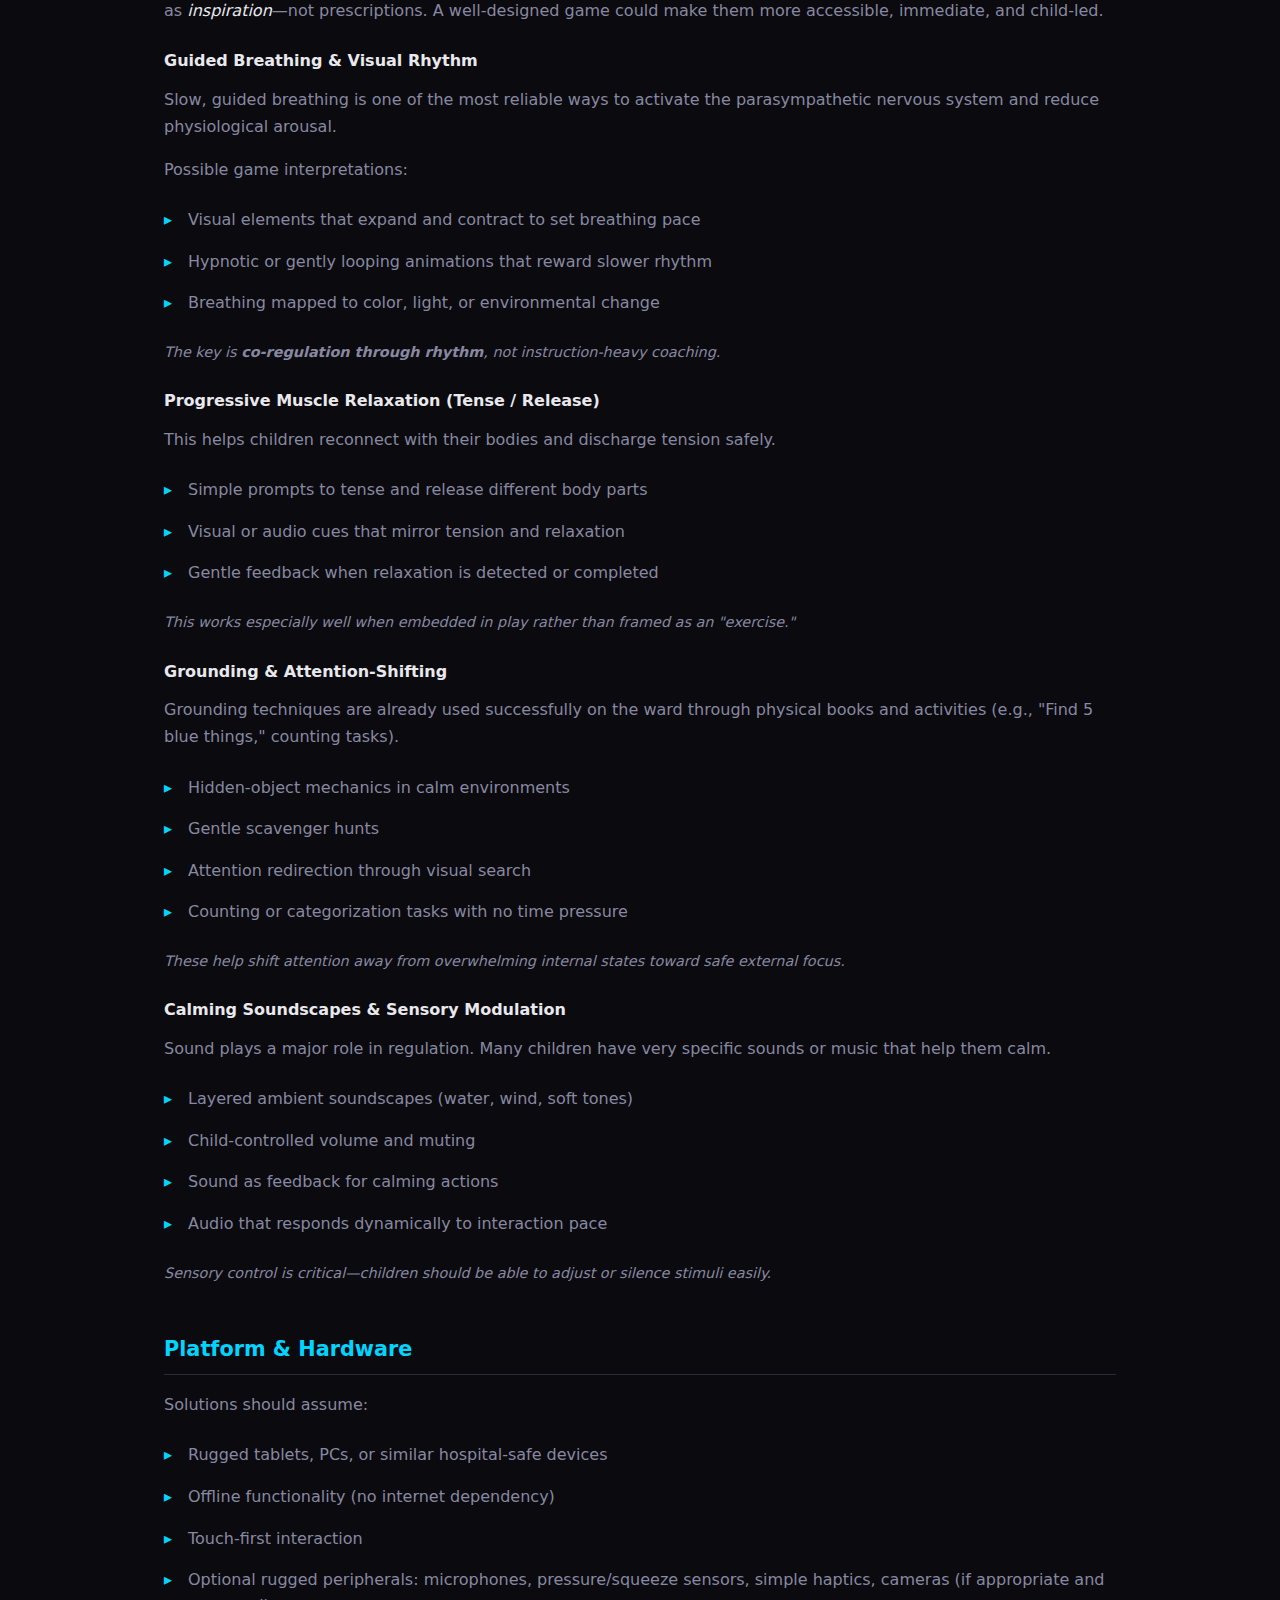
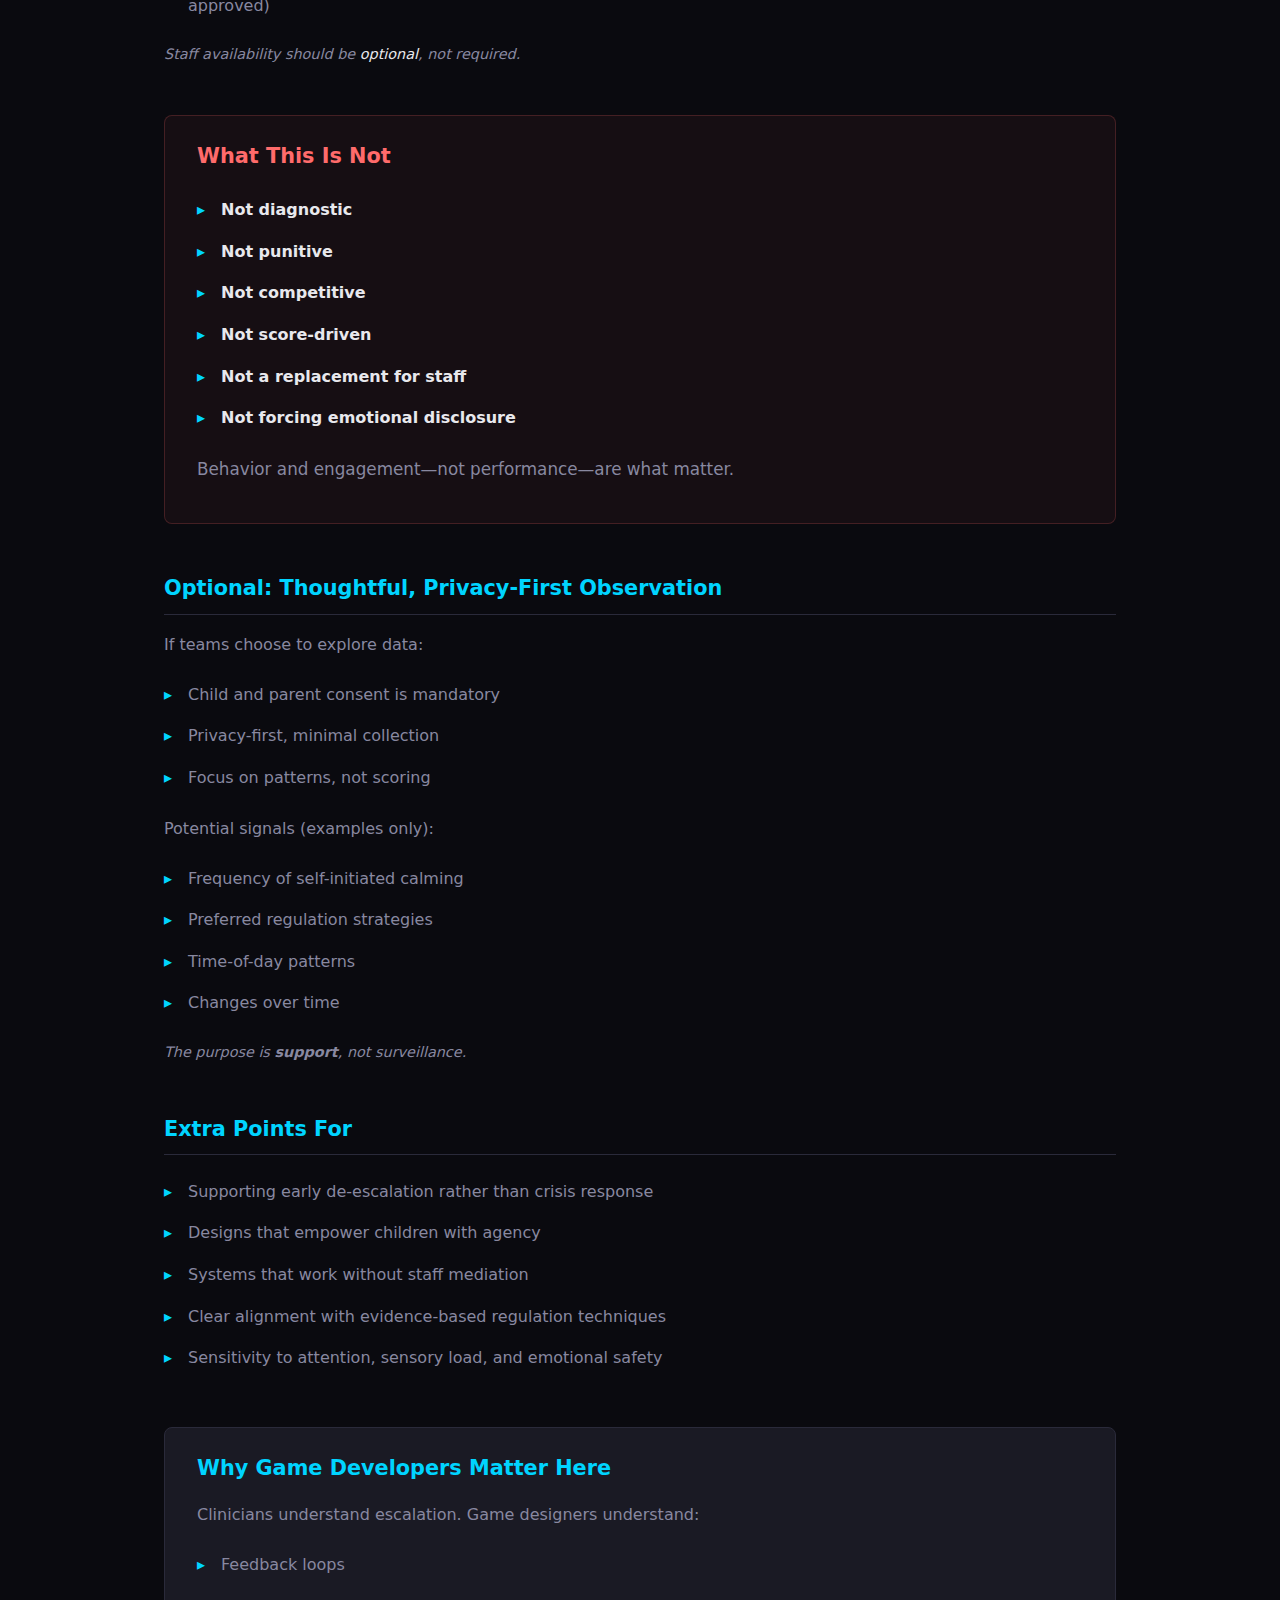
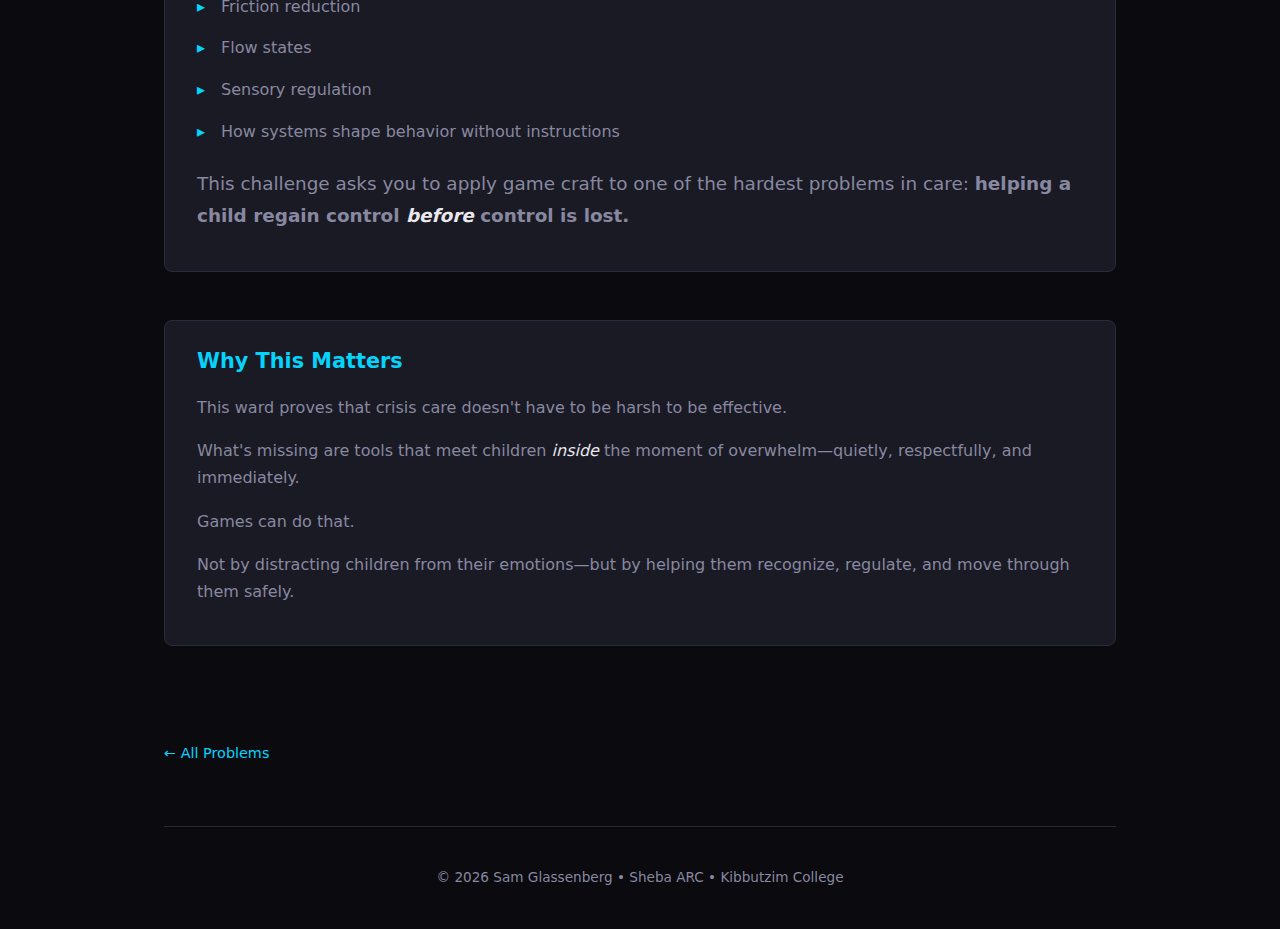
<file: www/problems/de-escalation.html>
<!DOCTYPE html>
<html lang="en">
<head>
    <meta charset="UTF-8">
    <meta name="viewport" content="width=device-width, initial-scale=1.0">
    <title>De-Escalation & Emotional Regulation | Healthcare Games Diversifier</title>
    <link rel="icon" href="../favicon.png" type="image/png">
    <link rel="stylesheet" href="../styles.css">
    <link rel="stylesheet" href="problem.css">
</head>
<body>
    <div class="container">
        <header>
            <div class="logo">
                <span class="logo-icon">&#9670;</span>
                <span class="logo-text">GGJ 2026 Israel</span>
            </div>
            <nav>
                <a href="../index.html">Home</a>
                <a href="../index.html#about">About</a>
                <a href="../index.html#schedule">Schedule</a>
                <a href="../index.html#problems">Problems</a>
            </nav>
        </header>

        <main>
            <article class="problem-page">
                <a href="../index.html#problems" class="back-link">&larr; All Problems</a>

                <h1>De-Escalation & Emotional Regulation</h1>
                <p class="problem-subtitle">Pediatric Psychiatry Inpatient Ward (Ages 6&ndash;12)</p>

                <p class="clinician-label">Advising Clinicians<br></p>

                <div class="clinician-card">
                    <span class="clinician-name">Dr. Tal Shilton</span>
                    <span class="clinician-org">Sheba Hospital Pediatric Psychiatry</span>
                </div>

                <div class="clinician-card">
                    <span class="clinician-name">Dr. Mariela Mosheva</span>
                    <span class="clinician-org">Sheba Hospital</span>
                </div>

                <div class="problem-image">
                    <img src="../images/sheba-childrens-hospital-safra.jpeg" alt="Edmond and Lily Safra Children's Hospital at Sheba Medical Center">
                </div>

                <section class="problem-section highlight-section">
                    <h2>Why This Ward Is Unique</h2>
                    <p>Sheba's pediatric psychiatric inpatient ward operates unlike any other in the world.</p>

                    <p>It is:</p>
                    <ul>
                        <li>Transparent and non-punitive</li>
                        <li>Calm, friendly, and relationship-centered</li>
                        <li>Built on respect, trust, and learning</li>
                        <li>Explicitly designed to avoid coercion, punishment, or fear</li>
                    </ul>

                    <p>Children are hospitalized for weeks to months during periods of acute crisis&mdash;yet the environment is intentionally <em>not</em> carceral. The philosophy is simple and radical:</p>

                    <p class="big-idea"><strong>Crisis care works best when children feel safe, respected, and understood.</strong></p>

                    <p>This creates a rare opportunity for game designers: to build tools that <strong>support emotional safety instead of enforcing control</strong>.</p>
                </section>

                <section class="problem-section">
                    <h2>The Core Problem: Escalation</h2>
                    <p>Escalation is one of the biggest challenges on the ward.</p>

                    <p>Children often:</p>
                    <ul>
                        <li>Experience emotional overwhelm without recognizing early warning signs</li>
                        <li>Lack accessible tools at the moment emotions begin to rise</li>
                        <li>Struggle with impulse control, attention regulation, and self-efficacy</li>
                        <li>Enter cycles where distress &rarr; loss of control &rarr; shame &rarr; more distress</li>
                    </ul>

                    <p>Once escalation reaches a certain point, <em>everyone</em> loses options.</p>

                    <p class="emphasis">The ward's goal is not to react to violence&mdash;but to <strong>prevent it</strong>.</p>
                </section>

                <section class="problem-section">
                    <h2>Two Intertwined Needs</h2>

                    <h3>1. Emotional Expression & Early Warning</h3>
                    <p>Children need safe, non-verbal ways to:</p>
                    <ul>
                        <li>Express how they feel <em>right now</em></li>
                        <li>Externalize emotions without judgment</li>
                        <li>Recognize early signs of escalation</li>
                        <li>Signal distress before behavior becomes dangerous</li>
                    </ul>

                    <p>Many children in crisis cannot reliably verbalize emotions in the moment&mdash;especially under stress.</p>

                    <h3>2. Regulation & De-Escalation</h3>
                    <p>Decades of research show that certain techniques work:</p>
                    <ul>
                        <li>Controlled breathing</li>
                        <li>Rhythmic or somatic release</li>
                        <li>Grounding exercises</li>
                        <li>Sensory modulation</li>
                        <li>Progressive muscle relaxation</li>
                        <li>Mindfulness-based attention shifting</li>
                    </ul>

                    <p>The problem: These techniques usually require <strong>staff time, setup, and instruction</strong>&mdash;which may not be available in the moment escalation begins.</p>
                </section>

                <section class="problem-section highlight-section">
                    <h2>The Opportunity for Games</h2>
                    <p>Games can deliver evidence-based regulation techniques in a way that is:</p>
                    <ul>
                        <li>Immediate</li>
                        <li>Child-led</li>
                        <li>Non-judgmental</li>
                        <li>Repeatable</li>
                        <li>Available at the <em>exact moment</em> it's needed</li>
                    </ul>

                    <p>A game can:</p>
                    <ul>
                        <li>Create a pause before reaction</li>
                        <li>Channel emotional energy safely</li>
                        <li>Replace harmful behaviors with regulated interaction</li>
                        <li>Build long-term skills through repeated, voluntary use</li>
                    </ul>

                    <p class="emphasis">Importantly: <strong>the game is not therapy.</strong> It is a <em>tool</em> that supports therapeutic goals in real time.</p>
                </section>

                <section class="problem-section">
                    <h2>Design Directions</h2>

                    <h3>A. Emotion Recognition Without Judgment</h3>
                    <ul>
                        <li>Simple, visual, non-text-heavy ways for children to identify emotional states</li>
                        <li>No "right" or "wrong" answers</li>
                        <li>Validation over correction</li>
                        <li>Focus on awareness, not diagnosis</li>
                    </ul>

                    <h3>B. Emotion-Responsive Interaction</h3>
                    <ul>
                        <li>Activities that adapt based on emotional state</li>
                        <li>Safe outlets for high energy, frustration, or agitation</li>
                        <li>Calming, grounding experiences for anxiety or overwhelm</li>
                        <li>Gentle engagement for sadness or withdrawal</li>
                    </ul>

                    <h3>C. De-Escalation on Demand</h3>
                    <ul>
                        <li>A clearly accessible way for a child to self-initiate calming interaction</li>
                        <li>Zero friction: no menus, no loading, no failure states</li>
                        <li>Experiences that physiologically support calming (breathing, rhythm, grounding)</li>
                    </ul>

                    <h3>D. Leaving the Child Calmer Than They Arrived</h3>
                    <ul>
                        <li>Sessions should end in a regulated state</li>
                        <li>Avoid activating experiences without a cool-down</li>
                        <li>Emphasize settling, not stimulation</li>
                    </ul>
                </section>

                <section class="problem-section">
                    <h2>Evidence-Based Techniques to Inspire Your Design</h2>
                    <p>The ward already uses well-established, research-backed regulation techniques in non-digital form. These are shared as <em>inspiration</em>&mdash;not prescriptions. A well-designed game could make them more accessible, immediate, and child-led.</p>

                    <h3>Guided Breathing & Visual Rhythm</h3>
                    <p>Slow, guided breathing is one of the most reliable ways to activate the parasympathetic nervous system and reduce physiological arousal.</p>
                    <p>Possible game interpretations:</p>
                    <ul>
                        <li>Visual elements that expand and contract to set breathing pace</li>
                        <li>Hypnotic or gently looping animations that reward slower rhythm</li>
                        <li>Breathing mapped to color, light, or environmental change</li>
                    </ul>
                    <p class="section-note">The key is <strong>co-regulation through rhythm</strong>, not instruction-heavy coaching.</p>

                    <h3>Progressive Muscle Relaxation (Tense / Release)</h3>
                    <p>This helps children reconnect with their bodies and discharge tension safely.</p>
                    <ul>
                        <li>Simple prompts to tense and release different body parts</li>
                        <li>Visual or audio cues that mirror tension and relaxation</li>
                        <li>Gentle feedback when relaxation is detected or completed</li>
                    </ul>
                    <p class="section-note">This works especially well when embedded in play rather than framed as an "exercise."</p>

                    <h3>Grounding & Attention-Shifting</h3>
                    <p>Grounding techniques are already used successfully on the ward through physical books and activities (e.g., "Find 5 blue things," counting tasks).</p>
                    <ul>
                        <li>Hidden-object mechanics in calm environments</li>
                        <li>Gentle scavenger hunts</li>
                        <li>Attention redirection through visual search</li>
                        <li>Counting or categorization tasks with no time pressure</li>
                    </ul>
                    <p class="section-note">These help shift attention away from overwhelming internal states toward safe external focus.</p>

                    <h3>Calming Soundscapes & Sensory Modulation</h3>
                    <p>Sound plays a major role in regulation. Many children have very specific sounds or music that help them calm.</p>
                    <ul>
                        <li>Layered ambient soundscapes (water, wind, soft tones)</li>
                        <li>Child-controlled volume and muting</li>
                        <li>Sound as feedback for calming actions</li>
                        <li>Audio that responds dynamically to interaction pace</li>
                    </ul>
                    <p class="section-note">Sensory control is critical&mdash;children should be able to adjust or silence stimuli easily.</p>
                </section>

                <section class="problem-section">
                    <h2>Platform & Hardware</h2>
                    <p>Solutions should assume:</p>
                    <ul>
                        <li>Rugged tablets, PCs, or similar hospital-safe devices</li>
                        <li>Offline functionality (no internet dependency)</li>
                        <li>Touch-first interaction</li>
                        <li>Optional rugged peripherals: microphones, pressure/squeeze sensors, simple haptics, cameras (if appropriate and approved)</li>
                    </ul>

                    <p class="section-note">Staff availability should be <em>optional</em>, not required.</p>
                </section>

                <section class="problem-section warning-section">
                    <h2>What This Is Not</h2>
                    <ul>
                        <li><strong>Not diagnostic</strong></li>
                        <li><strong>Not punitive</strong></li>
                        <li><strong>Not competitive</strong></li>
                        <li><strong>Not score-driven</strong></li>
                        <li><strong>Not a replacement for staff</strong></li>
                        <li><strong>Not forcing emotional disclosure</strong></li>
                    </ul>
                    <p class="emphasis">Behavior and engagement&mdash;not performance&mdash;are what matter.</p>
                </section>

                <section class="problem-section">
                    <h2>Optional: Thoughtful, Privacy-First Observation</h2>
                    <p>If teams choose to explore data:</p>
                    <ul>
                        <li>Child and parent consent is mandatory</li>
                        <li>Privacy-first, minimal collection</li>
                        <li>Focus on patterns, not scoring</li>
                    </ul>

                    <p>Potential signals (examples only):</p>
                    <ul>
                        <li>Frequency of self-initiated calming</li>
                        <li>Preferred regulation strategies</li>
                        <li>Time-of-day patterns</li>
                        <li>Changes over time</li>
                    </ul>

                    <p class="section-note">The purpose is <strong>support</strong>, not surveillance.</p>
                </section>

                <section class="problem-section">
                    <h2>Extra Points For</h2>
                    <ul>
                        <li>Supporting early de-escalation rather than crisis response</li>
                        <li>Designs that empower children with agency</li>
                        <li>Systems that work without staff mediation</li>
                        <li>Clear alignment with evidence-based regulation techniques</li>
                        <li>Sensitivity to attention, sensory load, and emotional safety</li>
                    </ul>
                </section>

                <section class="problem-section highlight-section">
                    <h2>Why Game Developers Matter Here</h2>
                    <p>Clinicians understand escalation. Game designers understand:</p>
                    <ul>
                        <li>Feedback loops</li>
                        <li>Friction reduction</li>
                        <li>Flow states</li>
                        <li>Sensory regulation</li>
                        <li>How systems shape behavior without instructions</li>
                    </ul>

                    <p class="big-idea">This challenge asks you to apply game craft to one of the hardest problems in care: <strong>helping a child regain control <em>before</em> control is lost.</strong></p>
                </section>

                <section class="problem-section highlight-section">
                    <h2>Why This Matters</h2>
                    <p>This ward proves that crisis care doesn't have to be harsh to be effective.</p>

                    <p>What's missing are tools that meet children <em>inside</em> the moment of overwhelm&mdash;quietly, respectfully, and immediately.</p>

                    <p>Games can do that.</p>

                    <p>Not by distracting children from their emotions&mdash;but by helping them recognize, regulate, and move through them safely.</p>
                </section>

                <a href="../index.html#problems" class="back-link bottom-link">&larr; All Problems</a>
            </article>
        </main>

        <footer>
            <p>&copy; 2026 <a href="https://www.glassenberg.com" target="_blank">Sam Glassenberg</a> &bull; <a href="https://www.shebaonline.org/department/arc-center-israels-heart-of-digital-innovation-in-medicine/" target="_blank">Sheba ARC</a> &bull; <a href="https://www.smkb.ac.il/" target="_blank">Kibbutzim College</a></p>
        </footer>
    </div>
</body>
</html>
</file>
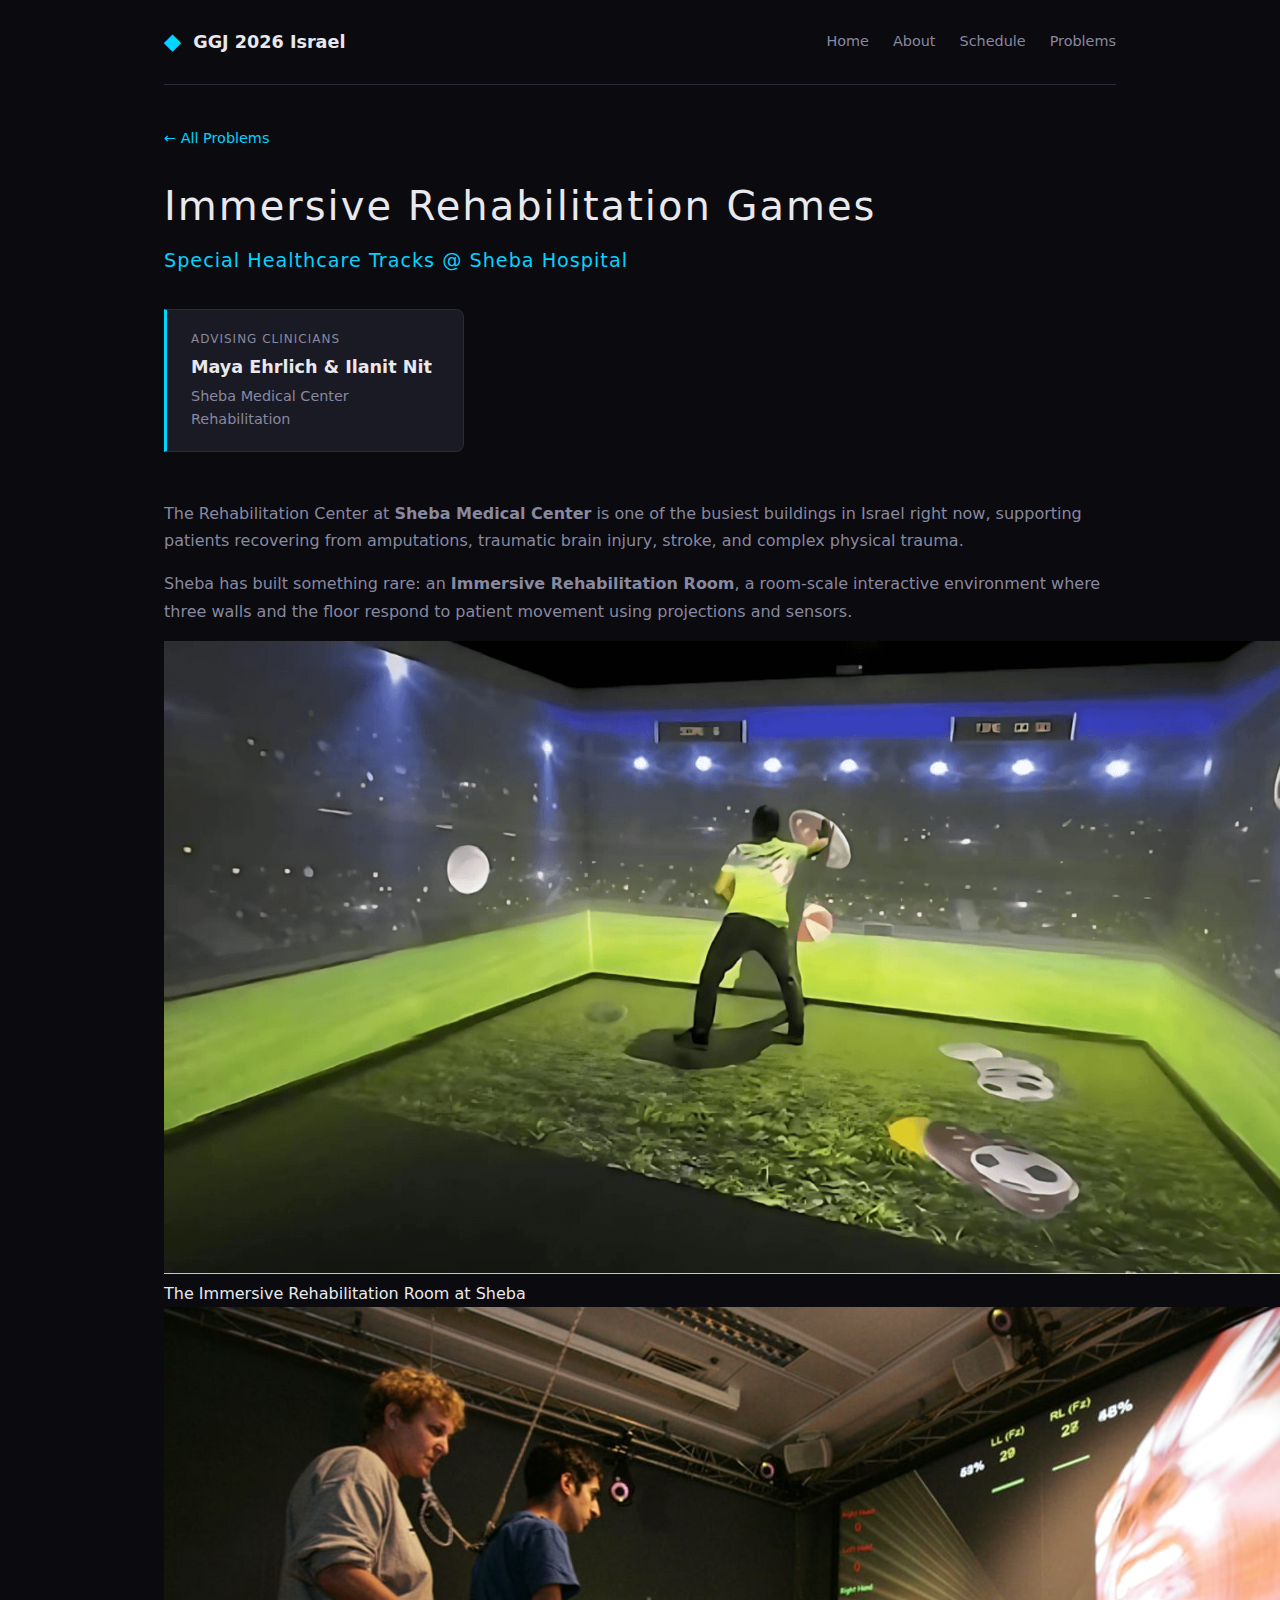
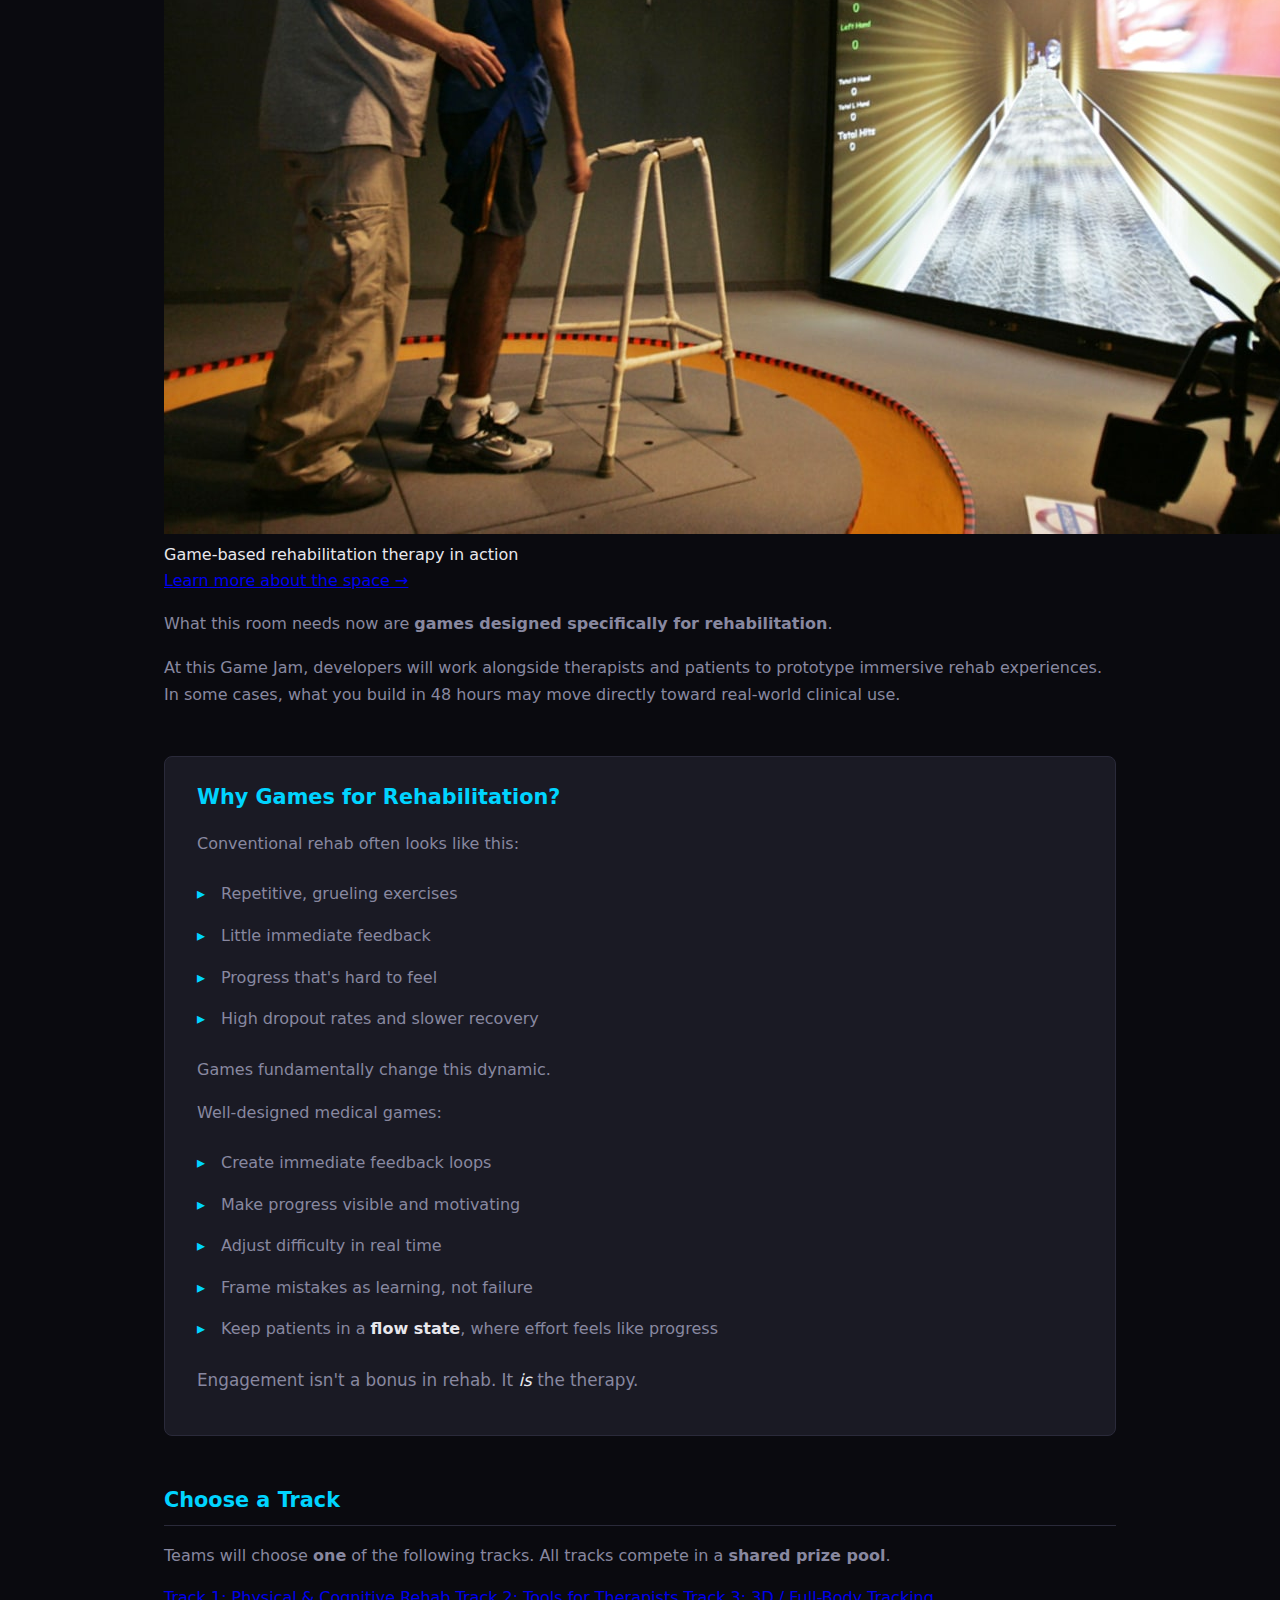
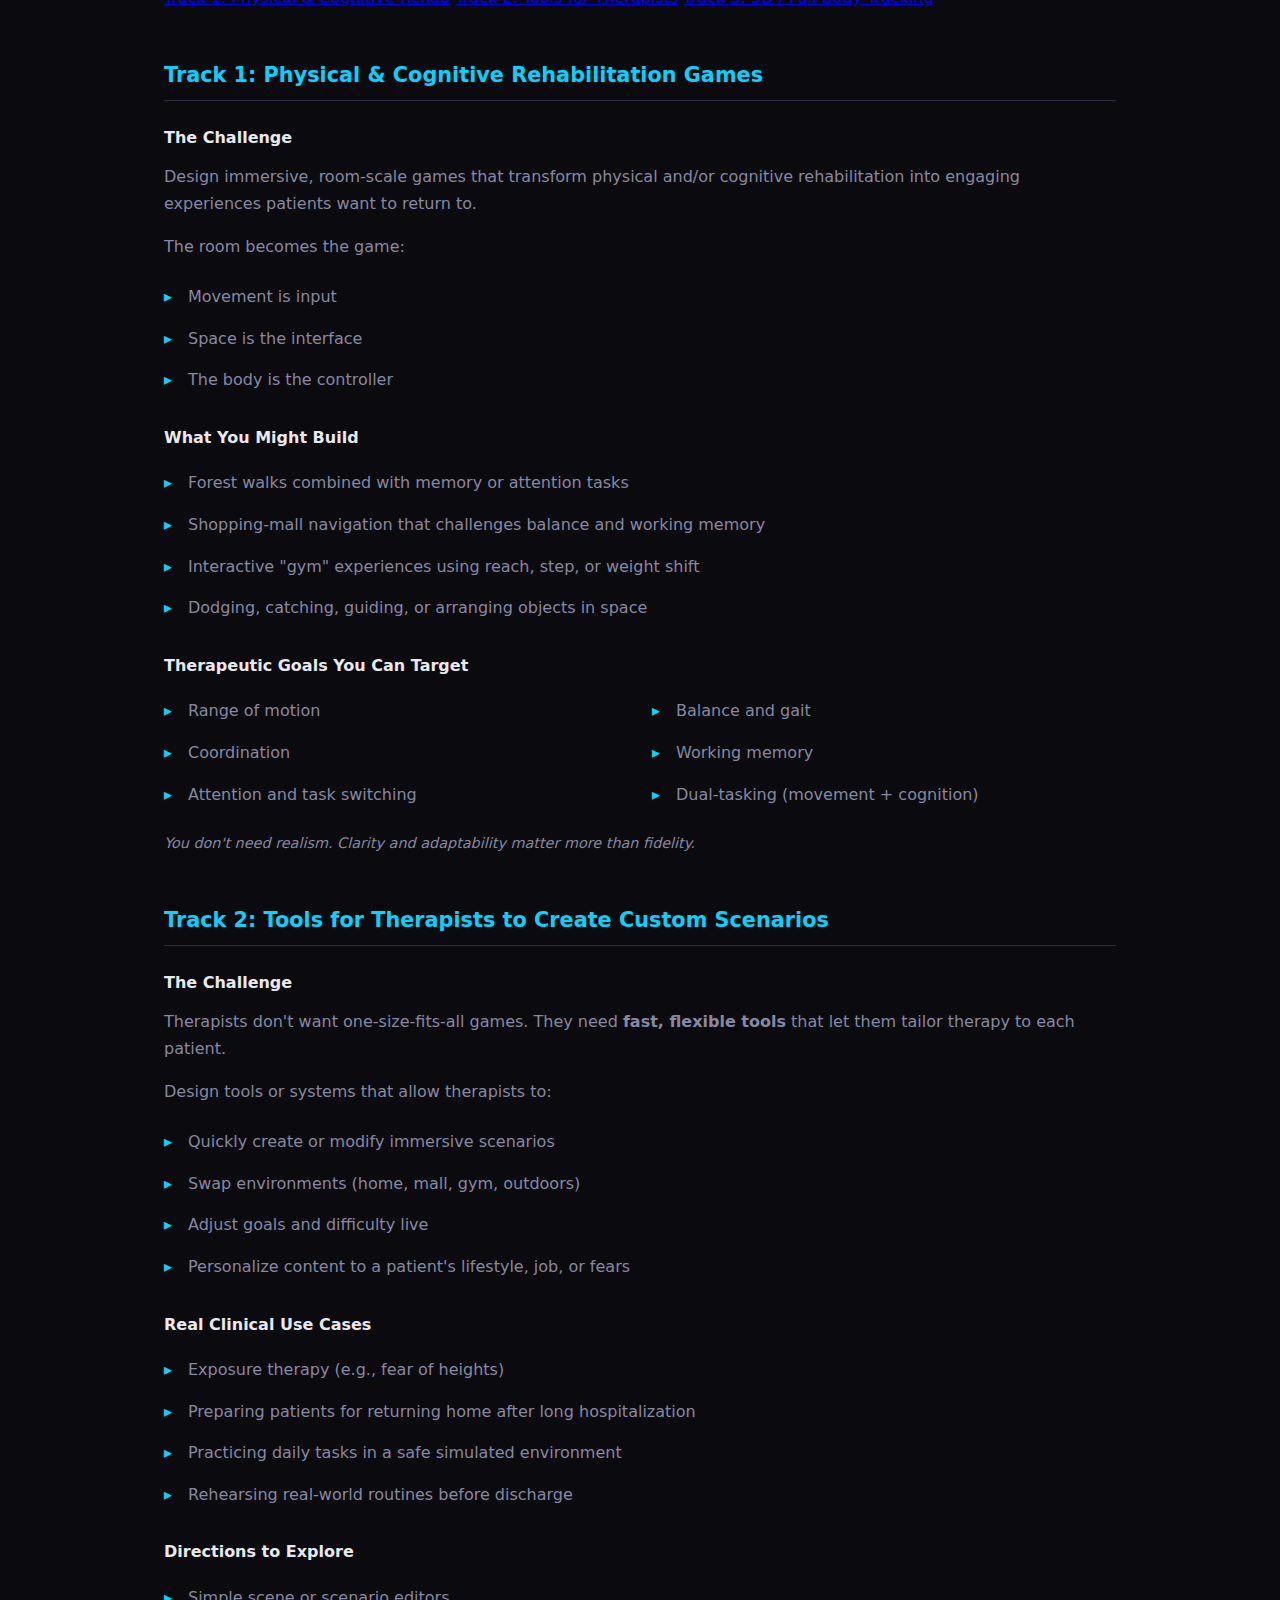
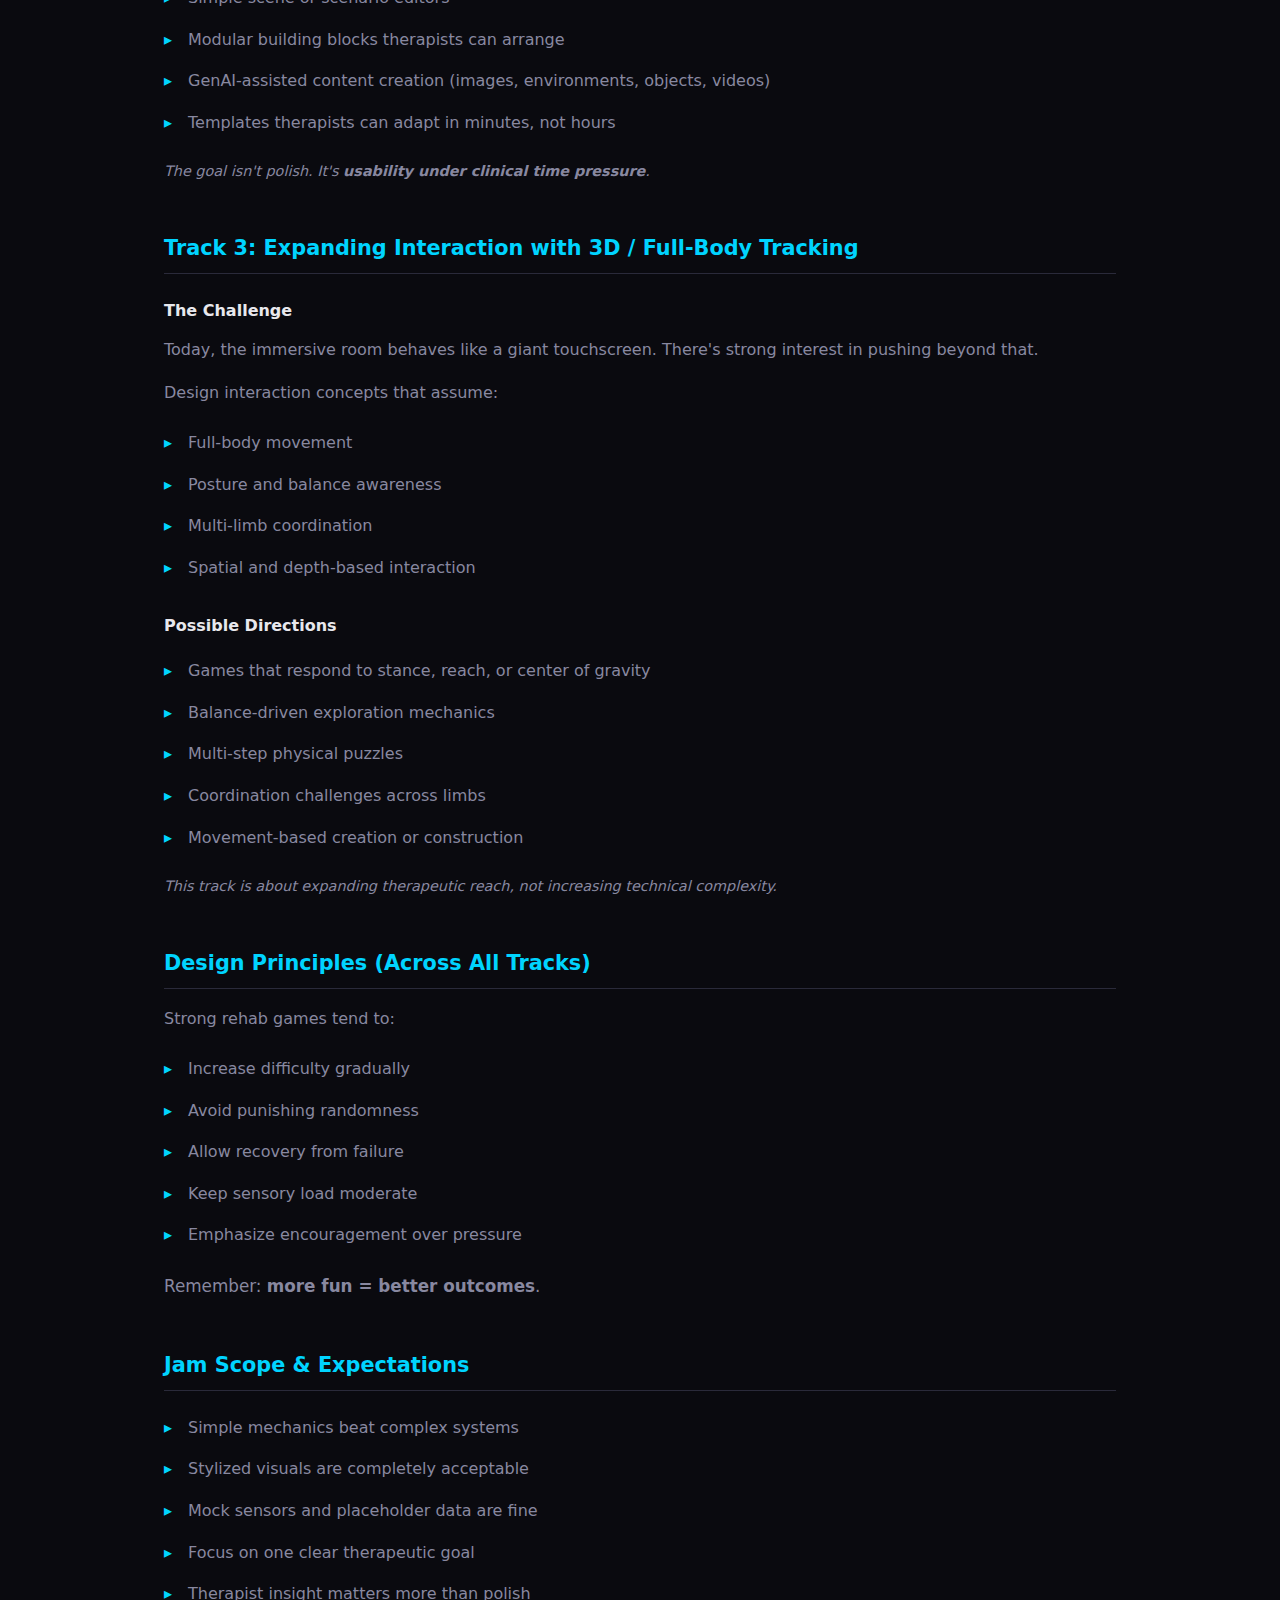
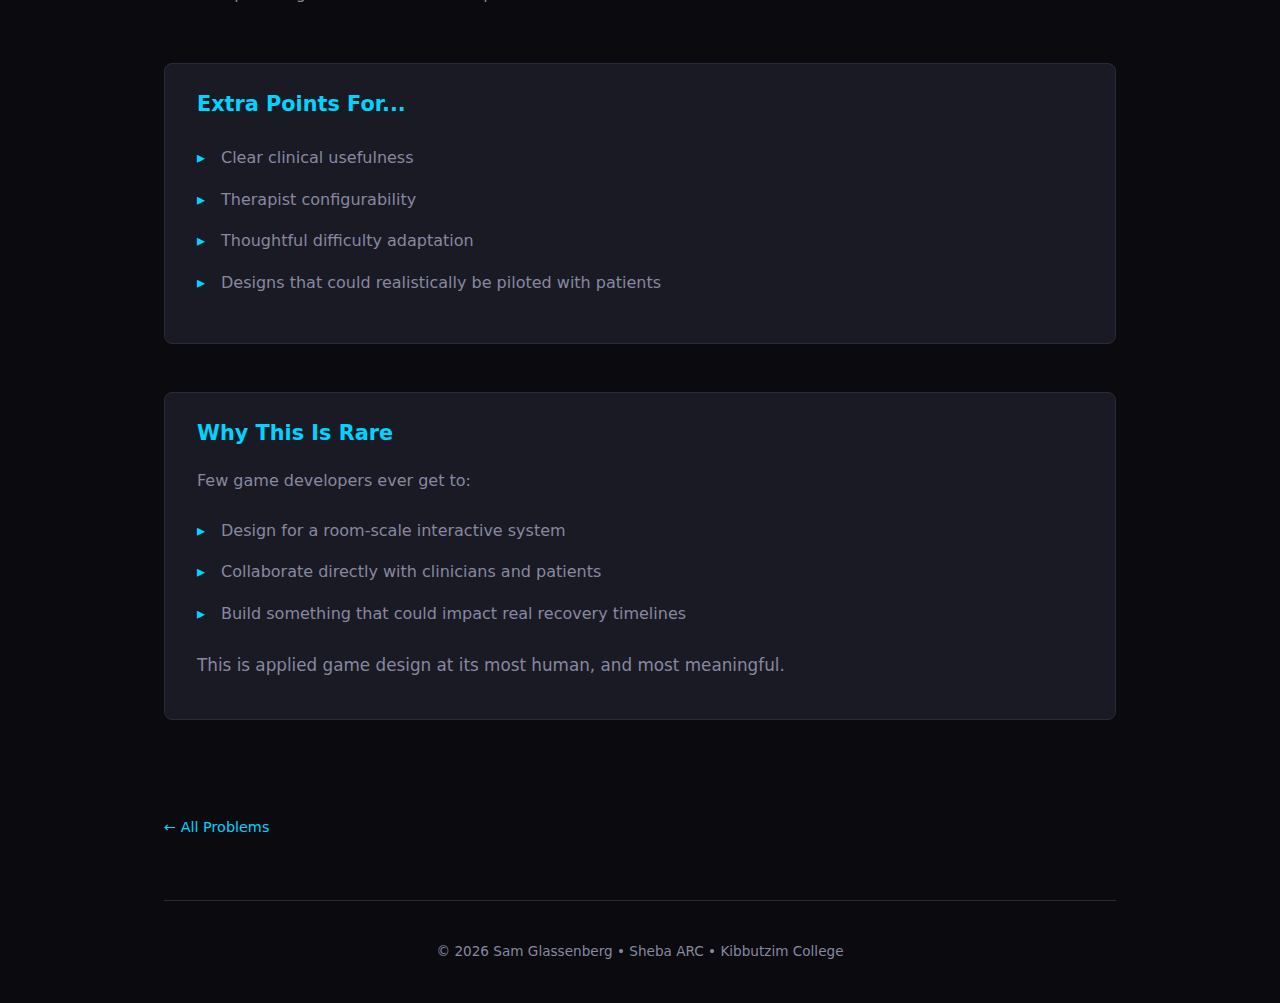
<file: www/problems/immersive-rehab.html>
<!DOCTYPE html>
<html lang="en">
<head>
    <meta charset="UTF-8">
    <meta name="viewport" content="width=device-width, initial-scale=1.0">
    <title>Immersive Rehabilitation Games | Healthcare Games Diversifier</title>
    <link rel="icon" href="../favicon.png" type="image/png">
    <link rel="stylesheet" href="../styles.css">
    <link rel="stylesheet" href="problem.css">
</head>
<body>
    <div class="container">
        <header>
            <div class="logo">
                <span class="logo-icon">&#9670;</span>
                <span class="logo-text">GGJ 2026 Israel</span>
            </div>
            <nav>
                <a href="../index.html">Home</a>
                <a href="../index.html#about">About</a>
                <a href="../index.html#schedule">Schedule</a>
                <a href="../index.html#problems">Problems</a>
            </nav>
        </header>

        <main>
            <article class="problem-page">
                <a href="../index.html#problems" class="back-link">&larr; All Problems</a>

                <h1>Immersive Rehabilitation Games</h1>
                <p class="problem-subtitle">Special Healthcare Tracks @ Sheba Hospital</p>

                <div class="clinician-card">
                    <span class="clinician-label">Advising Clinicians</span>
                    <span class="clinician-name">Maya Ehrlich & Ilanit Nit</span>
                    <span class="clinician-org">Sheba Medical Center Rehabilitation</span>
                </div>

                <section class="problem-section">
                    <p>The Rehabilitation Center at <strong>Sheba Medical Center</strong> is one of the busiest buildings in Israel right now, supporting patients recovering from amputations, traumatic brain injury, stroke, and complex physical trauma.</p>

                    <p>Sheba has built something rare: an <strong>Immersive Rehabilitation Room</strong>, a room-scale interactive environment where three walls and the floor respond to patient movement using projections and sensors.</p>

                    <div class="image-gallery">
                        <figure class="gallery-image">
                            <img src="../images/immersive-room.png" alt="The Immersive Rehabilitation Room at Sheba - patient interacting with projected environment">
                            <figcaption>The Immersive Rehabilitation Room at Sheba</figcaption>
                        </figure>
                        <figure class="gallery-image">
                            <img src="../images/rehab-therapy.jpg" alt="Patient using game-based rehabilitation with therapist support">
                            <figcaption>Game-based rehabilitation therapy in action</figcaption>
                        </figure>
                    </div>

                    <p><a href="https://sheba-global.com/how-shebas-immersive-rehabilitation-room-transforms-therapy-experience/" target="_blank" class="external-link">Learn more about the space &rarr;</a></p>

                    <p>What this room needs now are <strong>games designed specifically for rehabilitation</strong>.</p>

                    <p>At this Game Jam, developers will work alongside therapists and patients to prototype immersive rehab experiences. In some cases, what you build in 48 hours may move directly toward real-world clinical use.</p>
                </section>

                <section class="problem-section highlight-section">
                    <h2>Why Games for Rehabilitation?</h2>

                    <p>Conventional rehab often looks like this:</p>
                    <ul>
                        <li>Repetitive, grueling exercises</li>
                        <li>Little immediate feedback</li>
                        <li>Progress that's hard to feel</li>
                        <li>High dropout rates and slower recovery</li>
                    </ul>

                    <p>Games fundamentally change this dynamic.</p>

                    <p>Well-designed medical games:</p>
                    <ul>
                        <li>Create immediate feedback loops</li>
                        <li>Make progress visible and motivating</li>
                        <li>Adjust difficulty in real time</li>
                        <li>Frame mistakes as learning, not failure</li>
                        <li>Keep patients in a <strong>flow state</strong>, where effort feels like progress</li>
                    </ul>

                    <p class="emphasis">Engagement isn't a bonus in rehab. It <em>is</em> the therapy.</p>
                </section>

                <section class="problem-section">
                    <h2>Choose a Track</h2>
                    <p>Teams will choose <strong>one</strong> of the following tracks. All tracks compete in a <strong>shared prize pool</strong>.</p>

                    <div class="track-nav">
                        <a href="#track-1" class="track-nav-item">Track 1: Physical & Cognitive Rehab</a>
                        <a href="#track-2" class="track-nav-item">Track 2: Tools for Therapists</a>
                        <a href="#track-3" class="track-nav-item">Track 3: 3D / Full-Body Tracking</a>
                    </div>
                </section>

                <section id="track-1" class="problem-section track-section">
                    <h2>Track 1: Physical & Cognitive Rehabilitation Games</h2>

                    <h3>The Challenge</h3>
                    <p>Design immersive, room-scale games that transform physical and/or cognitive rehabilitation into engaging experiences patients want to return to.</p>

                    <p>The room becomes the game:</p>
                    <ul>
                        <li>Movement is input</li>
                        <li>Space is the interface</li>
                        <li>The body is the controller</li>
                    </ul>

                    <h3>What You Might Build</h3>
                    <ul>
                        <li>Forest walks combined with memory or attention tasks</li>
                        <li>Shopping-mall navigation that challenges balance and working memory</li>
                        <li>Interactive "gym" experiences using reach, step, or weight shift</li>
                        <li>Dodging, catching, guiding, or arranging objects in space</li>
                    </ul>

                    <h3>Therapeutic Goals You Can Target</h3>
                    <ul class="two-column-list">
                        <li>Range of motion</li>
                        <li>Balance and gait</li>
                        <li>Coordination</li>
                        <li>Working memory</li>
                        <li>Attention and task switching</li>
                        <li>Dual-tasking (movement + cognition)</li>
                    </ul>

                    <p class="section-note">You don't need realism. Clarity and adaptability matter more than fidelity.</p>
                </section>

                <section id="track-2" class="problem-section track-section">
                    <h2>Track 2: Tools for Therapists to Create Custom Scenarios</h2>

                    <h3>The Challenge</h3>
                    <p>Therapists don't want one-size-fits-all games. They need <strong>fast, flexible tools</strong> that let them tailor therapy to each patient.</p>

                    <p>Design tools or systems that allow therapists to:</p>
                    <ul>
                        <li>Quickly create or modify immersive scenarios</li>
                        <li>Swap environments (home, mall, gym, outdoors)</li>
                        <li>Adjust goals and difficulty live</li>
                        <li>Personalize content to a patient's lifestyle, job, or fears</li>
                    </ul>

                    <h3>Real Clinical Use Cases</h3>
                    <ul>
                        <li>Exposure therapy (e.g., fear of heights)</li>
                        <li>Preparing patients for returning home after long hospitalization</li>
                        <li>Practicing daily tasks in a safe simulated environment</li>
                        <li>Rehearsing real-world routines before discharge</li>
                    </ul>

                    <h3>Directions to Explore</h3>
                    <ul>
                        <li>Simple scene or scenario editors</li>
                        <li>Modular building blocks therapists can arrange</li>
                        <li>GenAI-assisted content creation (images, environments, objects, videos)</li>
                        <li>Templates therapists can adapt in minutes, not hours</li>
                    </ul>

                    <p class="section-note">The goal isn't polish. It's <strong>usability under clinical time pressure</strong>.</p>
                </section>

                <section id="track-3" class="problem-section track-section">
                    <h2>Track 3: Expanding Interaction with 3D / Full-Body Tracking</h2>

                    <h3>The Challenge</h3>
                    <p>Today, the immersive room behaves like a giant touchscreen. There's strong interest in pushing beyond that.</p>

                    <p>Design interaction concepts that assume:</p>
                    <ul>
                        <li>Full-body movement</li>
                        <li>Posture and balance awareness</li>
                        <li>Multi-limb coordination</li>
                        <li>Spatial and depth-based interaction</li>
                    </ul>

                    <h3>Possible Directions</h3>
                    <ul>
                        <li>Games that respond to stance, reach, or center of gravity</li>
                        <li>Balance-driven exploration mechanics</li>
                        <li>Multi-step physical puzzles</li>
                        <li>Coordination challenges across limbs</li>
                        <li>Movement-based creation or construction</li>
                    </ul>

                    <p class="section-note">This track is about expanding therapeutic reach, not increasing technical complexity.</p>
                </section>

                <section class="problem-section">
                    <h2>Design Principles (Across All Tracks)</h2>
                    <p>Strong rehab games tend to:</p>
                    <ul>
                        <li>Increase difficulty gradually</li>
                        <li>Avoid punishing randomness</li>
                        <li>Allow recovery from failure</li>
                        <li>Keep sensory load moderate</li>
                        <li>Emphasize encouragement over pressure</li>
                    </ul>
                    <p class="emphasis">Remember: <strong>more fun = better outcomes</strong>.</p>
                </section>

                <section class="problem-section">
                    <h2>Jam Scope & Expectations</h2>
                    <ul>
                        <li>Simple mechanics beat complex systems</li>
                        <li>Stylized visuals are completely acceptable</li>
                        <li>Mock sensors and placeholder data are fine</li>
                        <li>Focus on one clear therapeutic goal</li>
                        <li>Therapist insight matters more than polish</li>
                    </ul>
                </section>

                <section class="problem-section highlight-section">
                    <h2>Extra Points For...</h2>
                    <ul>
                        <li>Clear clinical usefulness</li>
                        <li>Therapist configurability</li>
                        <li>Thoughtful difficulty adaptation</li>
                        <li>Designs that could realistically be piloted with patients</li>
                    </ul>
                </section>

                <section class="problem-section highlight-section">
                    <h2>Why This Is Rare</h2>
                    <p>Few game developers ever get to:</p>
                    <ul>
                        <li>Design for a room-scale interactive system</li>
                        <li>Collaborate directly with clinicians and patients</li>
                        <li>Build something that could impact real recovery timelines</li>
                    </ul>
                    <p class="emphasis">This is applied game design at its most human, and most meaningful.</p>
                </section>

                <a href="../index.html#problems" class="back-link bottom-link">&larr; All Problems</a>
            </article>
        </main>

        <footer>
            <p>&copy; 2026 <a href="https://www.glassenberg.com" target="_blank">Sam Glassenberg</a> &bull; <a href="https://www.shebaonline.org/department/arc-center-israels-heart-of-digital-innovation-in-medicine/" target="_blank">Sheba ARC</a> &bull; <a href="https://www.smkb.ac.il/" target="_blank">Kibbutzim College</a></p>
        </footer>
    </div>
</body>
</html>
</file>
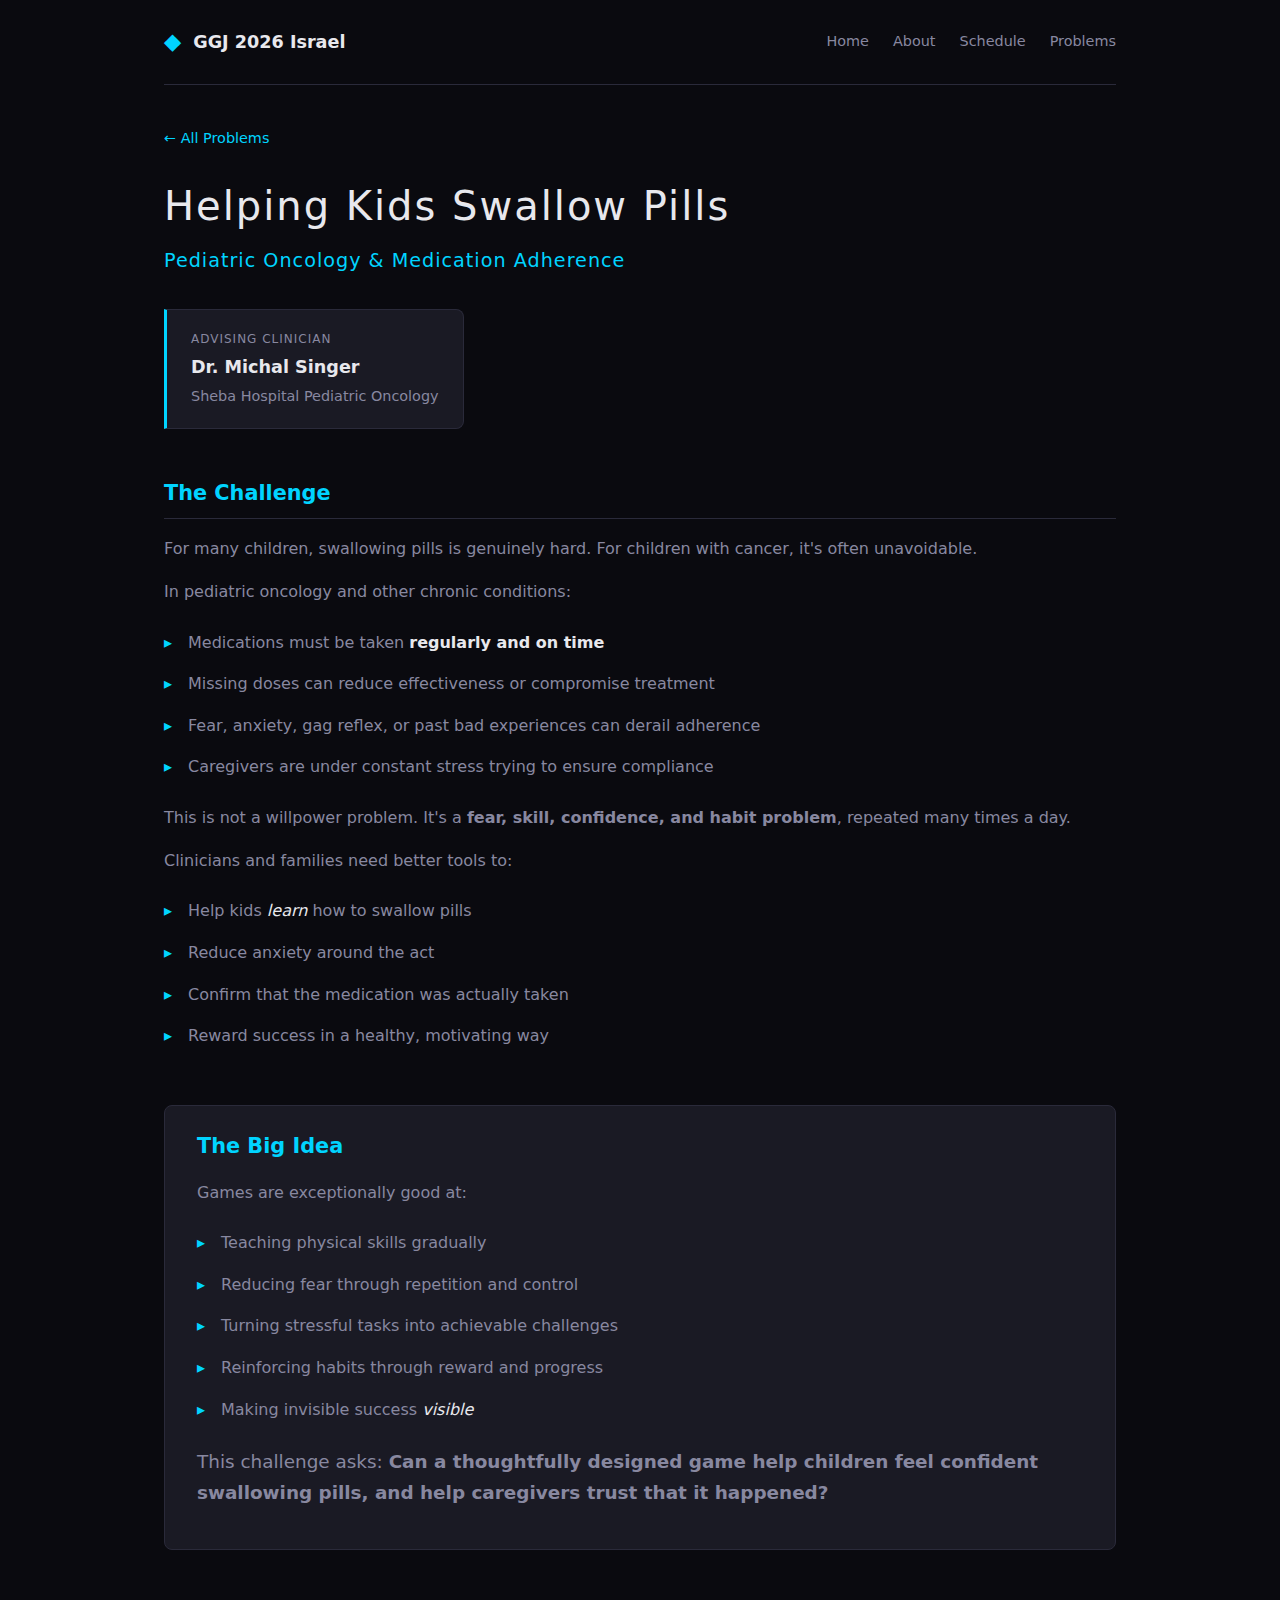
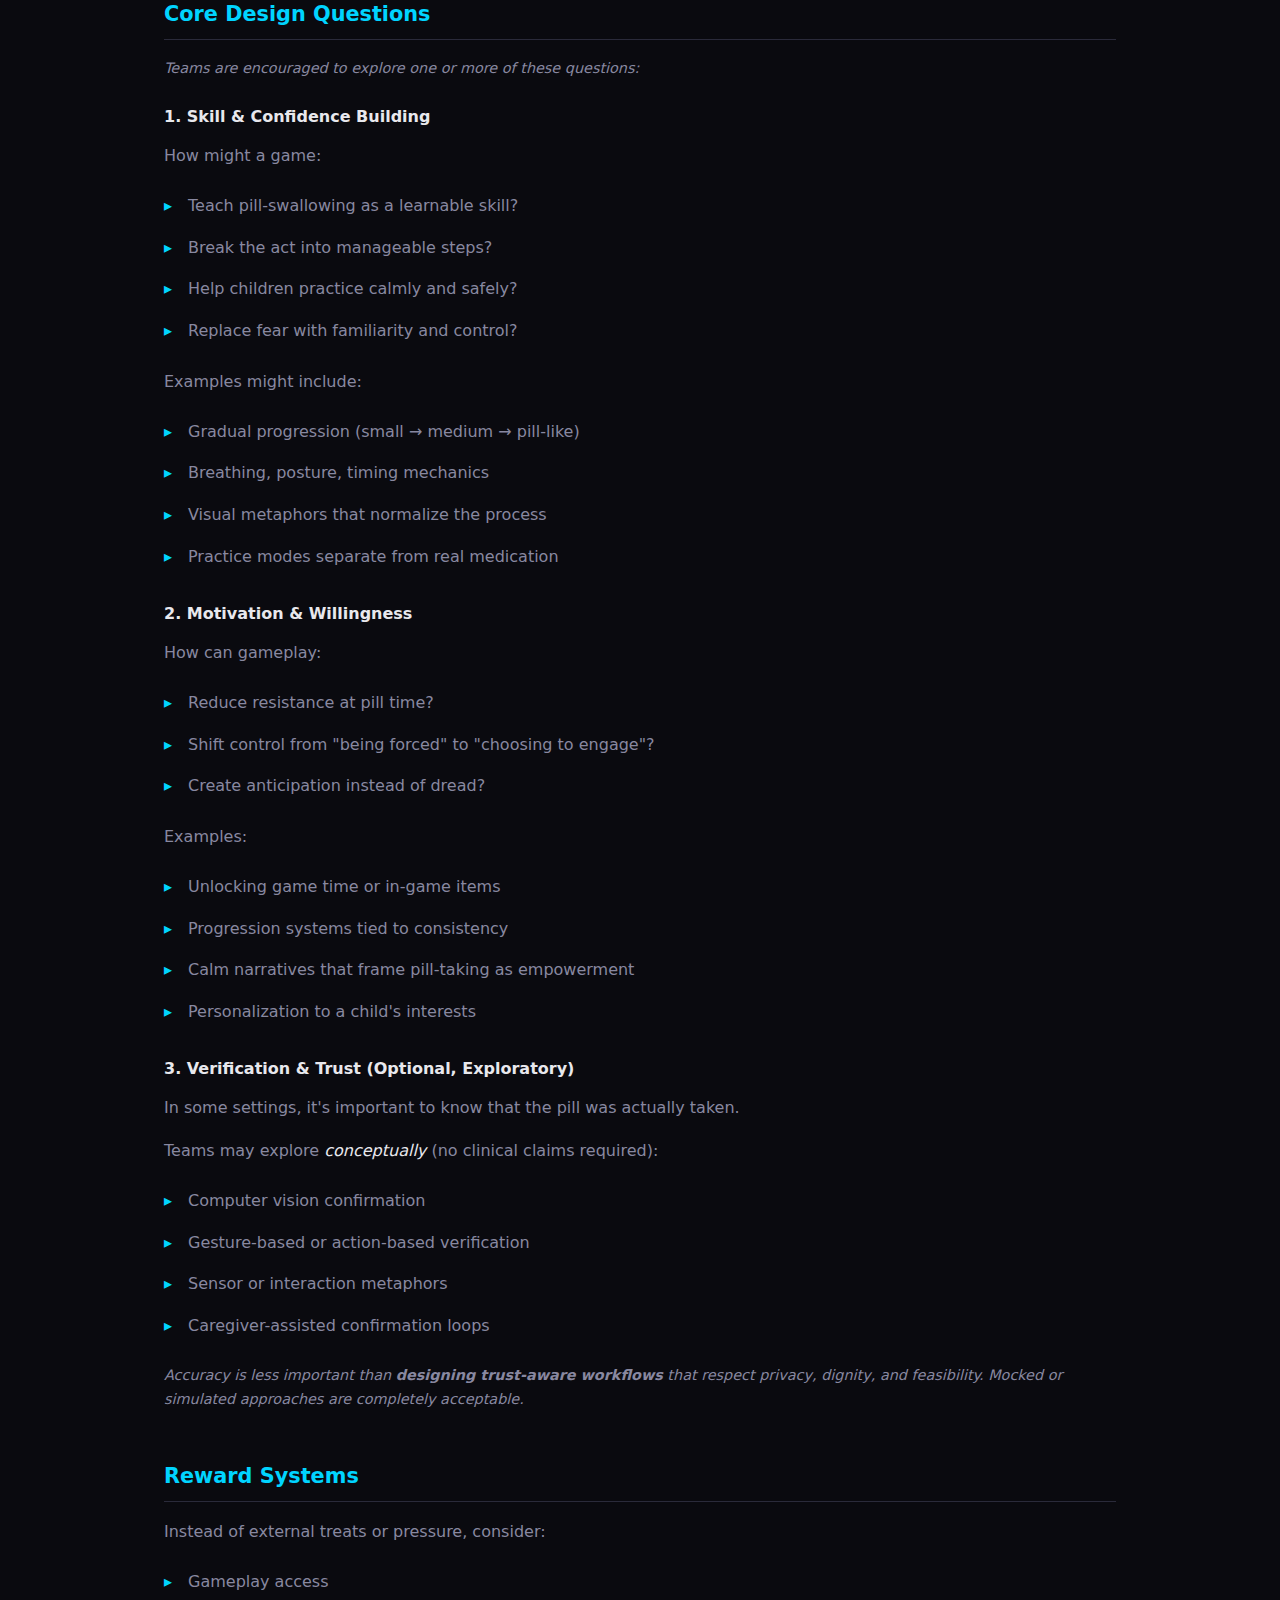
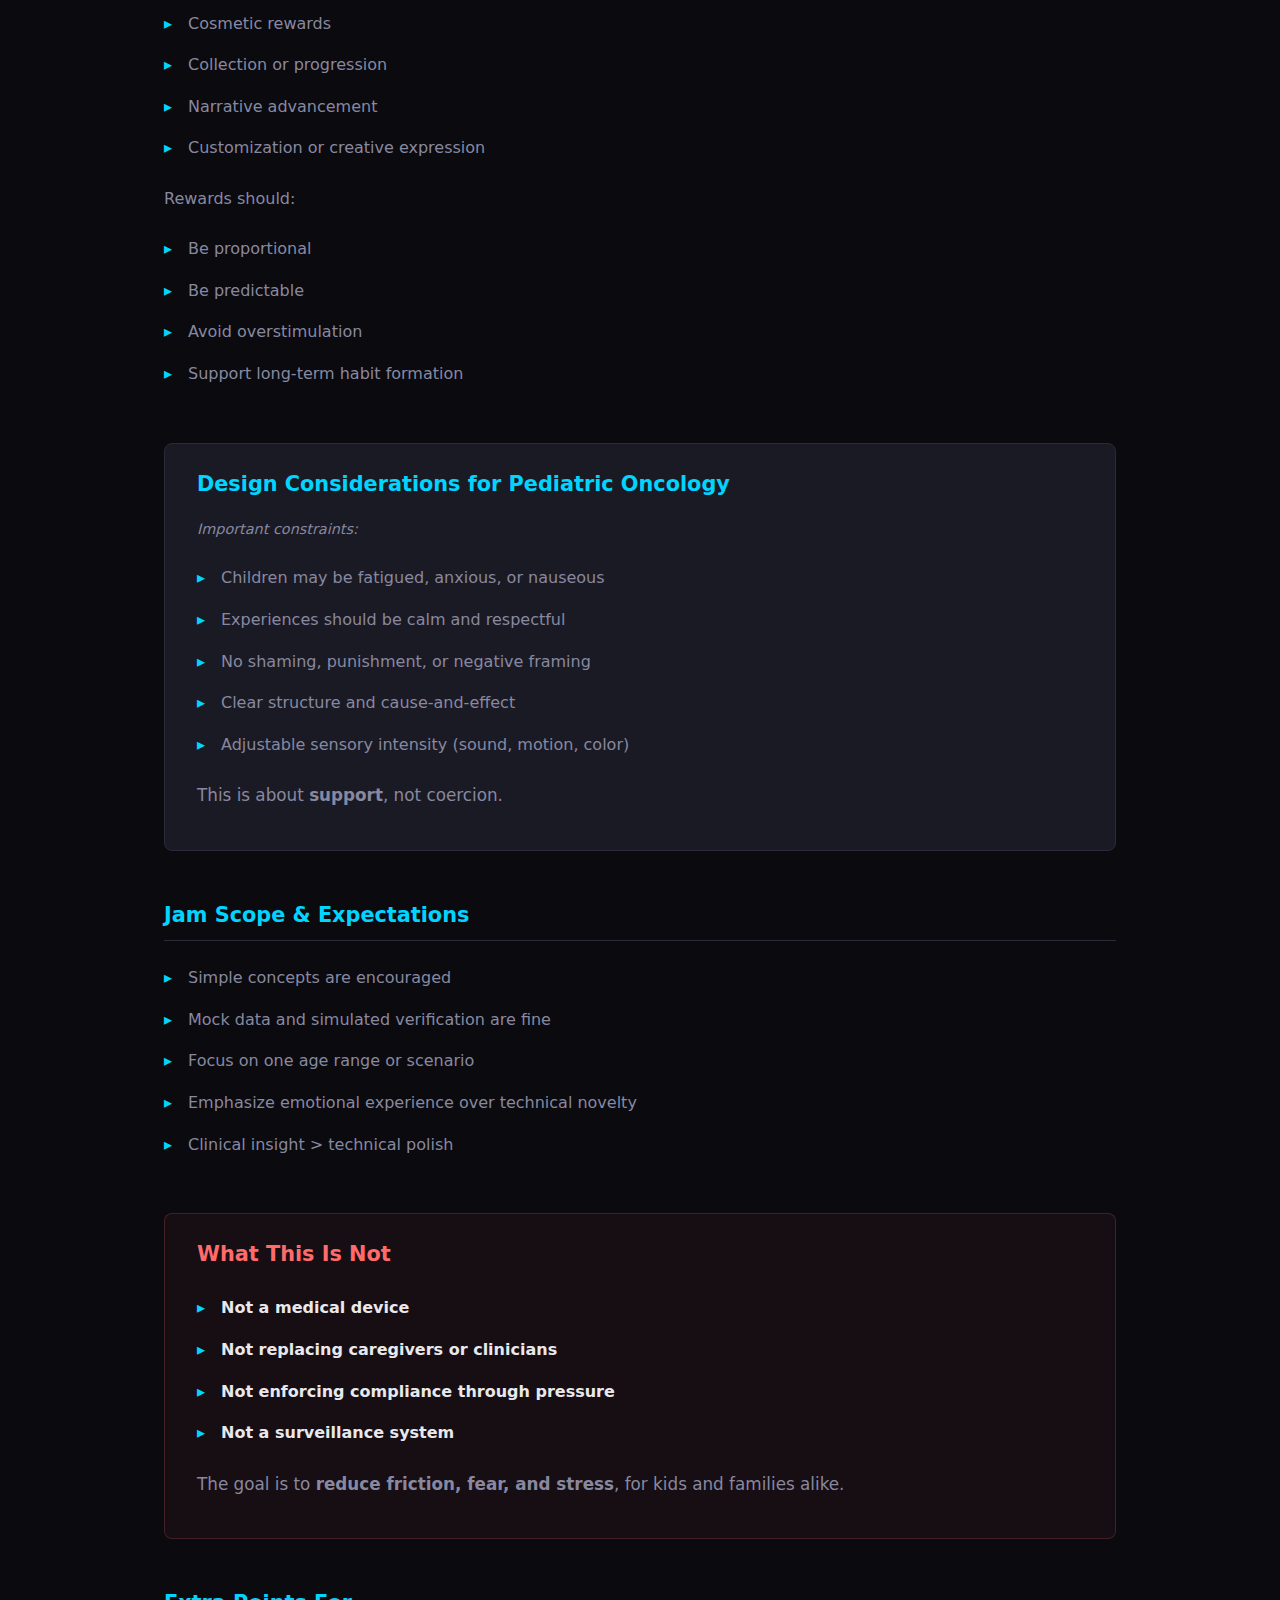
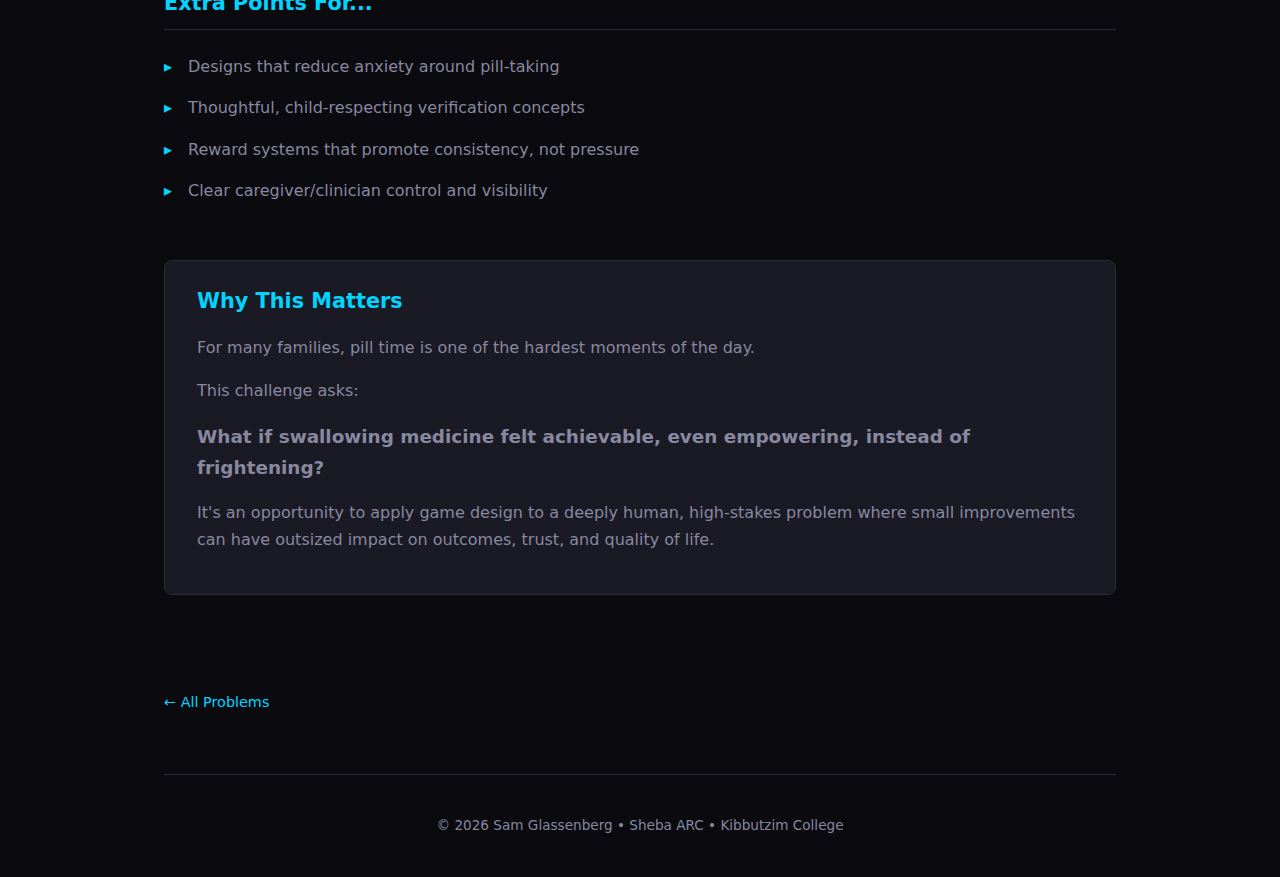
<file: www/problems/pill-swallowing.html>
<!DOCTYPE html>
<html lang="en">
<head>
    <meta charset="UTF-8">
    <meta name="viewport" content="width=device-width, initial-scale=1.0">
    <title>Helping Kids Swallow Pills | Healthcare Games Diversifier</title>
    <link rel="icon" href="../favicon.png" type="image/png">
    <link rel="stylesheet" href="../styles.css">
    <link rel="stylesheet" href="problem.css">
</head>
<body>
    <div class="container">
        <header>
            <div class="logo">
                <span class="logo-icon">&#9670;</span>
                <span class="logo-text">GGJ 2026 Israel</span>
            </div>
            <nav>
                <a href="../index.html">Home</a>
                <a href="../index.html#about">About</a>
                <a href="../index.html#schedule">Schedule</a>
                <a href="../index.html#problems">Problems</a>
            </nav>
        </header>

        <main>
            <article class="problem-page">
                <a href="../index.html#problems" class="back-link">&larr; All Problems</a>

                <h1>Helping Kids Swallow Pills</h1>
                <p class="problem-subtitle">Pediatric Oncology & Medication Adherence</p>

                <div class="clinician-card">
                    <span class="clinician-label">Advising Clinician</span>
                    <span class="clinician-name">Dr. Michal Singer</span>
                    <span class="clinician-org">Sheba Hospital Pediatric Oncology</span>
                </div>

                <section class="problem-section">
                    <h2>The Challenge</h2>
                    <p>For many children, swallowing pills is genuinely hard. For children with cancer, it's often unavoidable.</p>

                    <p>In pediatric oncology and other chronic conditions:</p>
                    <ul>
                        <li>Medications must be taken <strong>regularly and on time</strong></li>
                        <li>Missing doses can reduce effectiveness or compromise treatment</li>
                        <li>Fear, anxiety, gag reflex, or past bad experiences can derail adherence</li>
                        <li>Caregivers are under constant stress trying to ensure compliance</li>
                    </ul>

                    <p>This is not a willpower problem. It's a <strong>fear, skill, confidence, and habit problem</strong>, repeated many times a day.</p>

                    <p>Clinicians and families need better tools to:</p>
                    <ul>
                        <li>Help kids <em>learn</em> how to swallow pills</li>
                        <li>Reduce anxiety around the act</li>
                        <li>Confirm that the medication was actually taken</li>
                        <li>Reward success in a healthy, motivating way</li>
                    </ul>
                </section>

                <section class="problem-section highlight-section">
                    <h2>The Big Idea</h2>
                    <p>Games are exceptionally good at:</p>
                    <ul>
                        <li>Teaching physical skills gradually</li>
                        <li>Reducing fear through repetition and control</li>
                        <li>Turning stressful tasks into achievable challenges</li>
                        <li>Reinforcing habits through reward and progress</li>
                        <li>Making invisible success <em>visible</em></li>
                    </ul>

                    <p class="big-idea">This challenge asks: <strong>Can a thoughtfully designed game help children feel confident swallowing pills, and help caregivers trust that it happened?</strong></p>
                </section>

                <section class="problem-section">
                    <h2>Core Design Questions</h2>
                    <p class="section-note">Teams are encouraged to explore one or more of these questions:</p>

                    <h3>1. Skill & Confidence Building</h3>
                    <p>How might a game:</p>
                    <ul>
                        <li>Teach pill-swallowing as a learnable skill?</li>
                        <li>Break the act into manageable steps?</li>
                        <li>Help children practice calmly and safely?</li>
                        <li>Replace fear with familiarity and control?</li>
                    </ul>

                    <p>Examples might include:</p>
                    <ul>
                        <li>Gradual progression (small → medium → pill-like)</li>
                        <li>Breathing, posture, timing mechanics</li>
                        <li>Visual metaphors that normalize the process</li>
                        <li>Practice modes separate from real medication</li>
                    </ul>

                    <h3>2. Motivation & Willingness</h3>
                    <p>How can gameplay:</p>
                    <ul>
                        <li>Reduce resistance at pill time?</li>
                        <li>Shift control from "being forced" to "choosing to engage"?</li>
                        <li>Create anticipation instead of dread?</li>
                    </ul>

                    <p>Examples:</p>
                    <ul>
                        <li>Unlocking game time or in-game items</li>
                        <li>Progression systems tied to consistency</li>
                        <li>Calm narratives that frame pill-taking as empowerment</li>
                        <li>Personalization to a child's interests</li>
                    </ul>

                    <h3>3. Verification & Trust (Optional, Exploratory)</h3>
                    <p>In some settings, it's important to know that the pill was actually taken.</p>

                    <p>Teams may explore <em>conceptually</em> (no clinical claims required):</p>
                    <ul>
                        <li>Computer vision confirmation</li>
                        <li>Gesture-based or action-based verification</li>
                        <li>Sensor or interaction metaphors</li>
                        <li>Caregiver-assisted confirmation loops</li>
                    </ul>

                    <p class="section-note">Accuracy is less important than <strong>designing trust-aware workflows</strong> that respect privacy, dignity, and feasibility. Mocked or simulated approaches are completely acceptable.</p>
                </section>

                <section class="problem-section">
                    <h2>Reward Systems</h2>
                    <p>Instead of external treats or pressure, consider:</p>
                    <ul>
                        <li>Gameplay access</li>
                        <li>Cosmetic rewards</li>
                        <li>Collection or progression</li>
                        <li>Narrative advancement</li>
                        <li>Customization or creative expression</li>
                    </ul>

                    <p>Rewards should:</p>
                    <ul>
                        <li>Be proportional</li>
                        <li>Be predictable</li>
                        <li>Avoid overstimulation</li>
                        <li>Support long-term habit formation</li>
                    </ul>
                </section>

                <section class="problem-section highlight-section">
                    <h2>Design Considerations for Pediatric Oncology</h2>
                    <p class="section-note">Important constraints:</p>
                    <ul>
                        <li>Children may be fatigued, anxious, or nauseous</li>
                        <li>Experiences should be calm and respectful</li>
                        <li>No shaming, punishment, or negative framing</li>
                        <li>Clear structure and cause-and-effect</li>
                        <li>Adjustable sensory intensity (sound, motion, color)</li>
                    </ul>
                    <p class="emphasis">This is about <strong>support</strong>, not coercion.</p>
                </section>

                <section class="problem-section">
                    <h2>Jam Scope & Expectations</h2>
                    <ul>
                        <li>Simple concepts are encouraged</li>
                        <li>Mock data and simulated verification are fine</li>
                        <li>Focus on one age range or scenario</li>
                        <li>Emphasize emotional experience over technical novelty</li>
                        <li>Clinical insight > technical polish</li>
                    </ul>
                </section>

                <section class="problem-section warning-section">
                    <h2>What This Is Not</h2>
                    <ul>
                        <li><strong>Not a medical device</strong></li>
                        <li><strong>Not replacing caregivers or clinicians</strong></li>
                        <li><strong>Not enforcing compliance through pressure</strong></li>
                        <li><strong>Not a surveillance system</strong></li>
                    </ul>
                    <p class="emphasis">The goal is to <strong>reduce friction, fear, and stress</strong>, for kids and families alike.</p>
                </section>

                <section class="problem-section">
                    <h2>Extra Points For...</h2>
                    <ul>
                        <li>Designs that reduce anxiety around pill-taking</li>
                        <li>Thoughtful, child-respecting verification concepts</li>
                        <li>Reward systems that promote consistency, not pressure</li>
                        <li>Clear caregiver/clinician control and visibility</li>
                    </ul>
                </section>

                <section class="problem-section highlight-section">
                    <h2>Why This Matters</h2>
                    <p>For many families, pill time is one of the hardest moments of the day.</p>

                    <p>This challenge asks:</p>
                    <p class="big-idea"><strong>What if swallowing medicine felt achievable, even empowering, instead of frightening?</strong></p>

                    <p>It's an opportunity to apply game design to a deeply human, high-stakes problem where small improvements can have outsized impact on outcomes, trust, and quality of life.</p>
                </section>

                <a href="../index.html#problems" class="back-link bottom-link">&larr; All Problems</a>
            </article>
        </main>

        <footer>
            <p>&copy; 2026 <a href="https://www.glassenberg.com" target="_blank">Sam Glassenberg</a> &bull; <a href="https://www.shebaonline.org/department/arc-center-israels-heart-of-digital-innovation-in-medicine/" target="_blank">Sheba ARC</a> &bull; <a href="https://www.smkb.ac.il/" target="_blank">Kibbutzim College</a></p>
        </footer>
    </div>
</body>
</html>
</file>
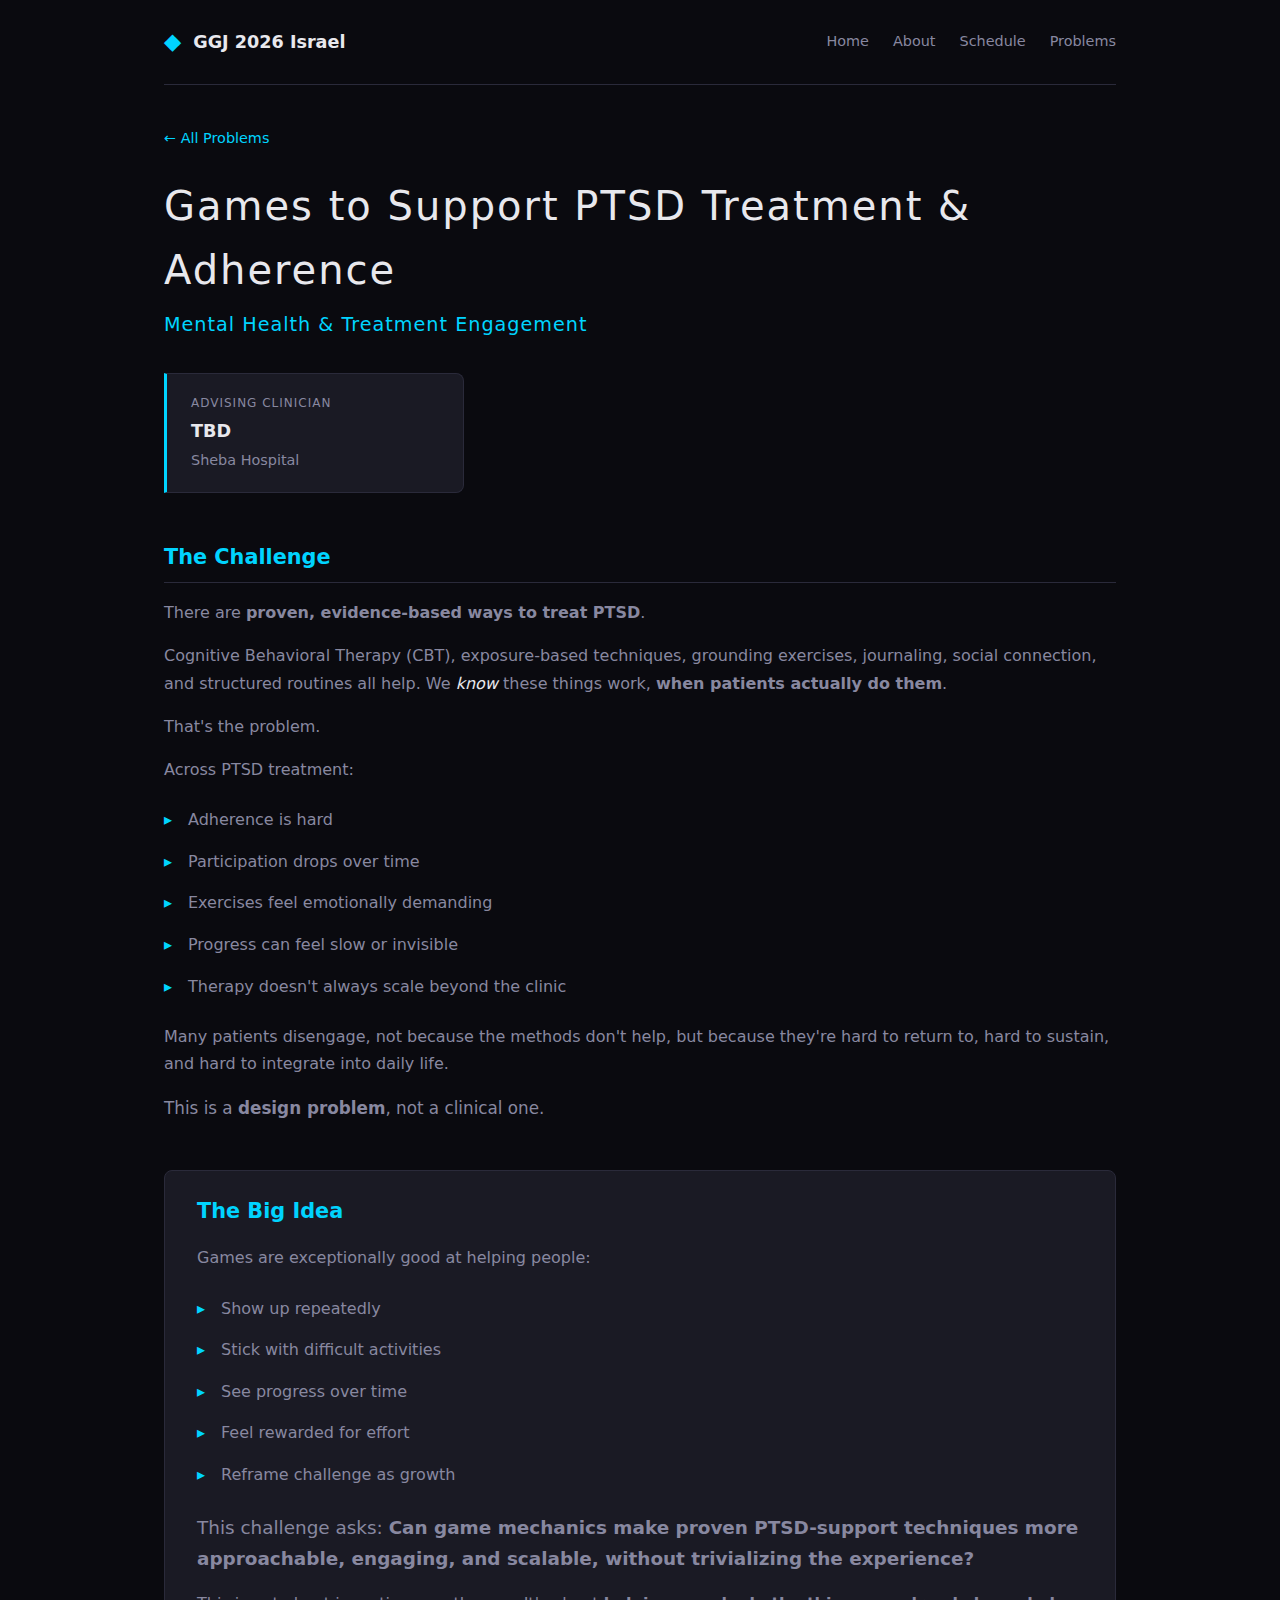
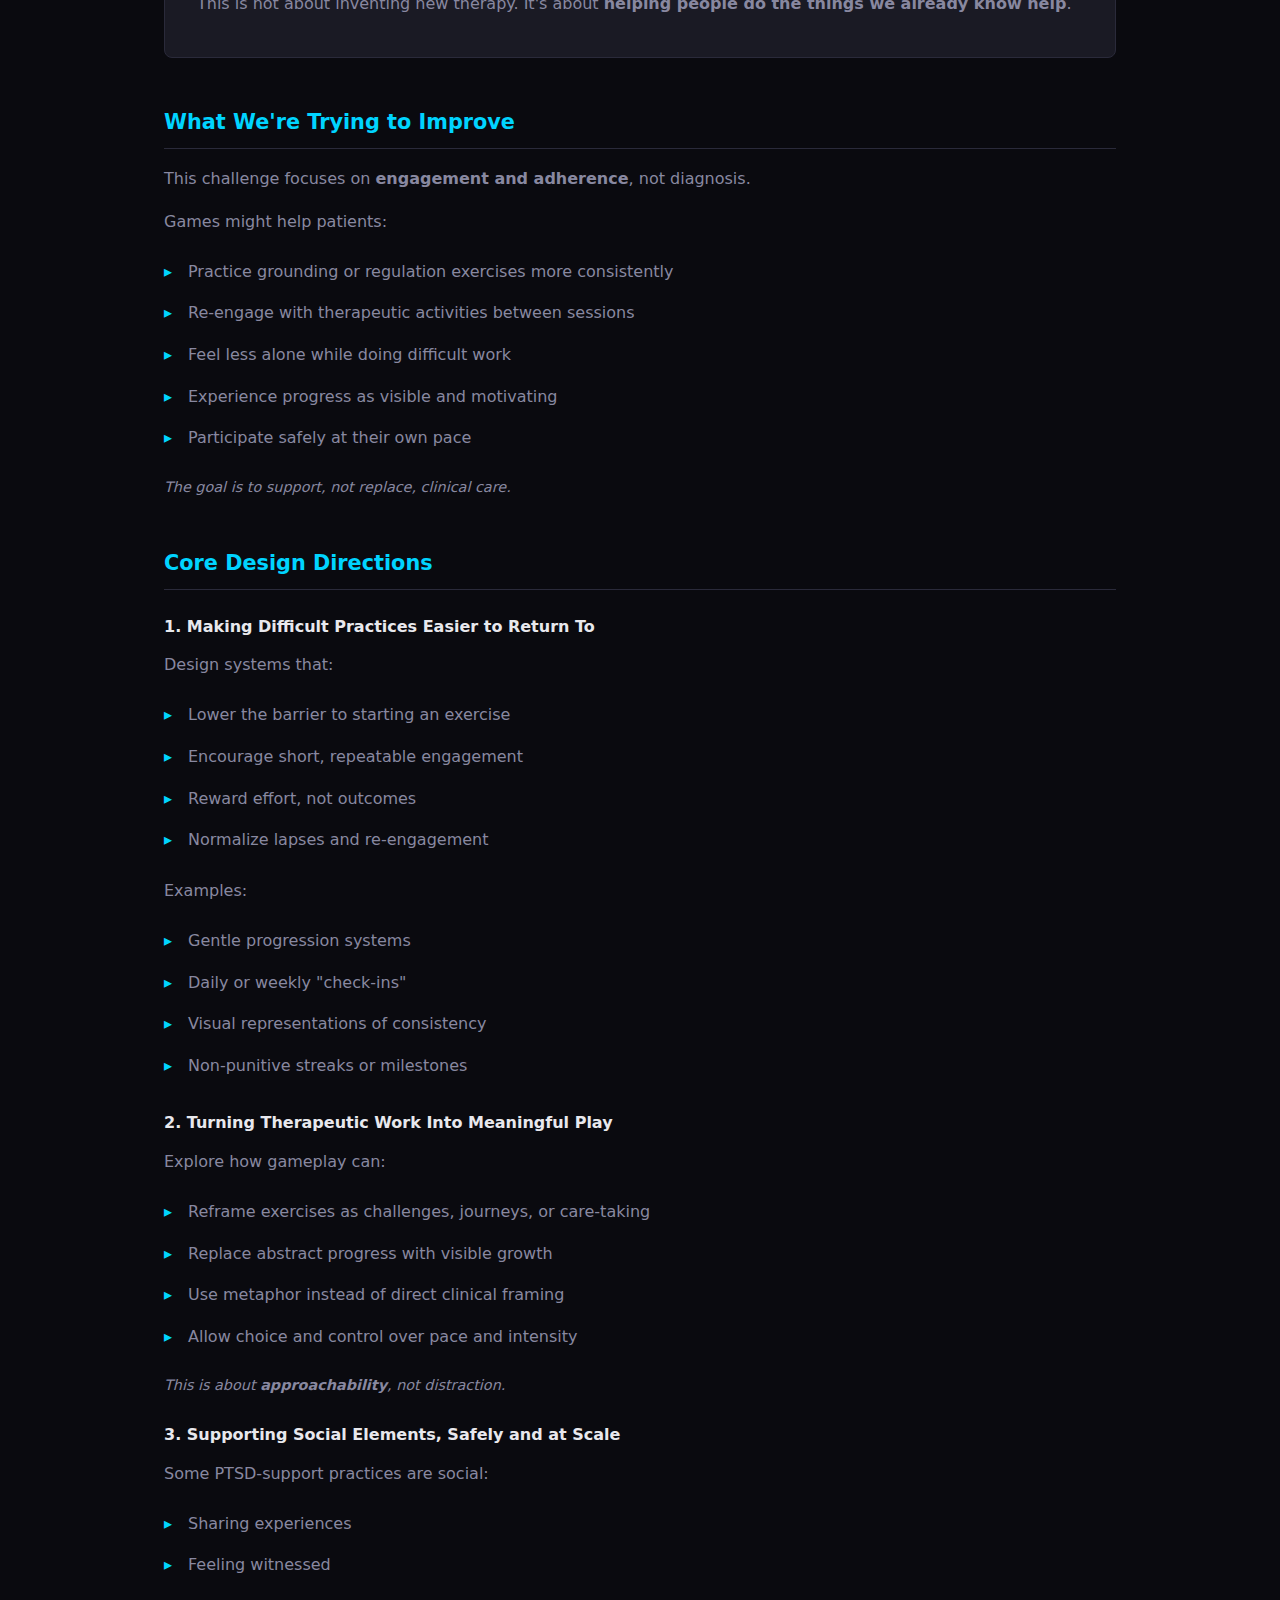
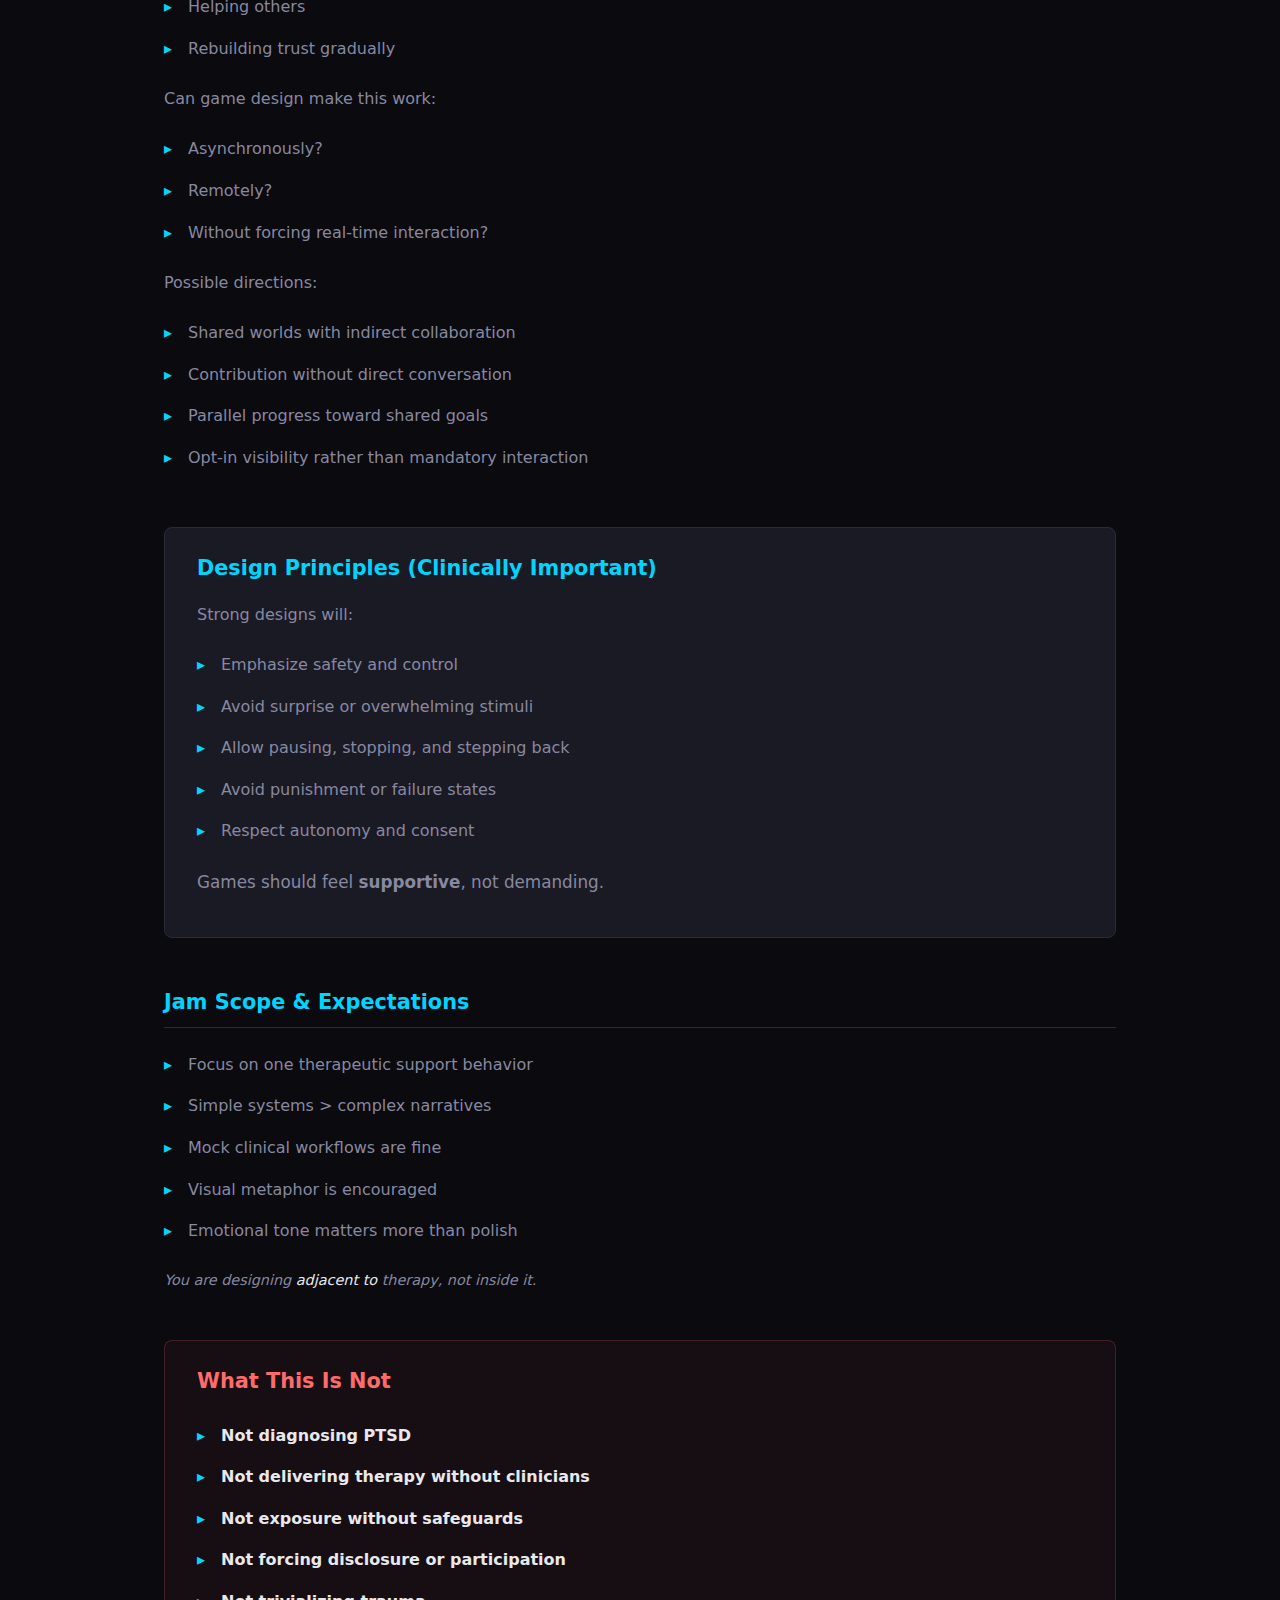
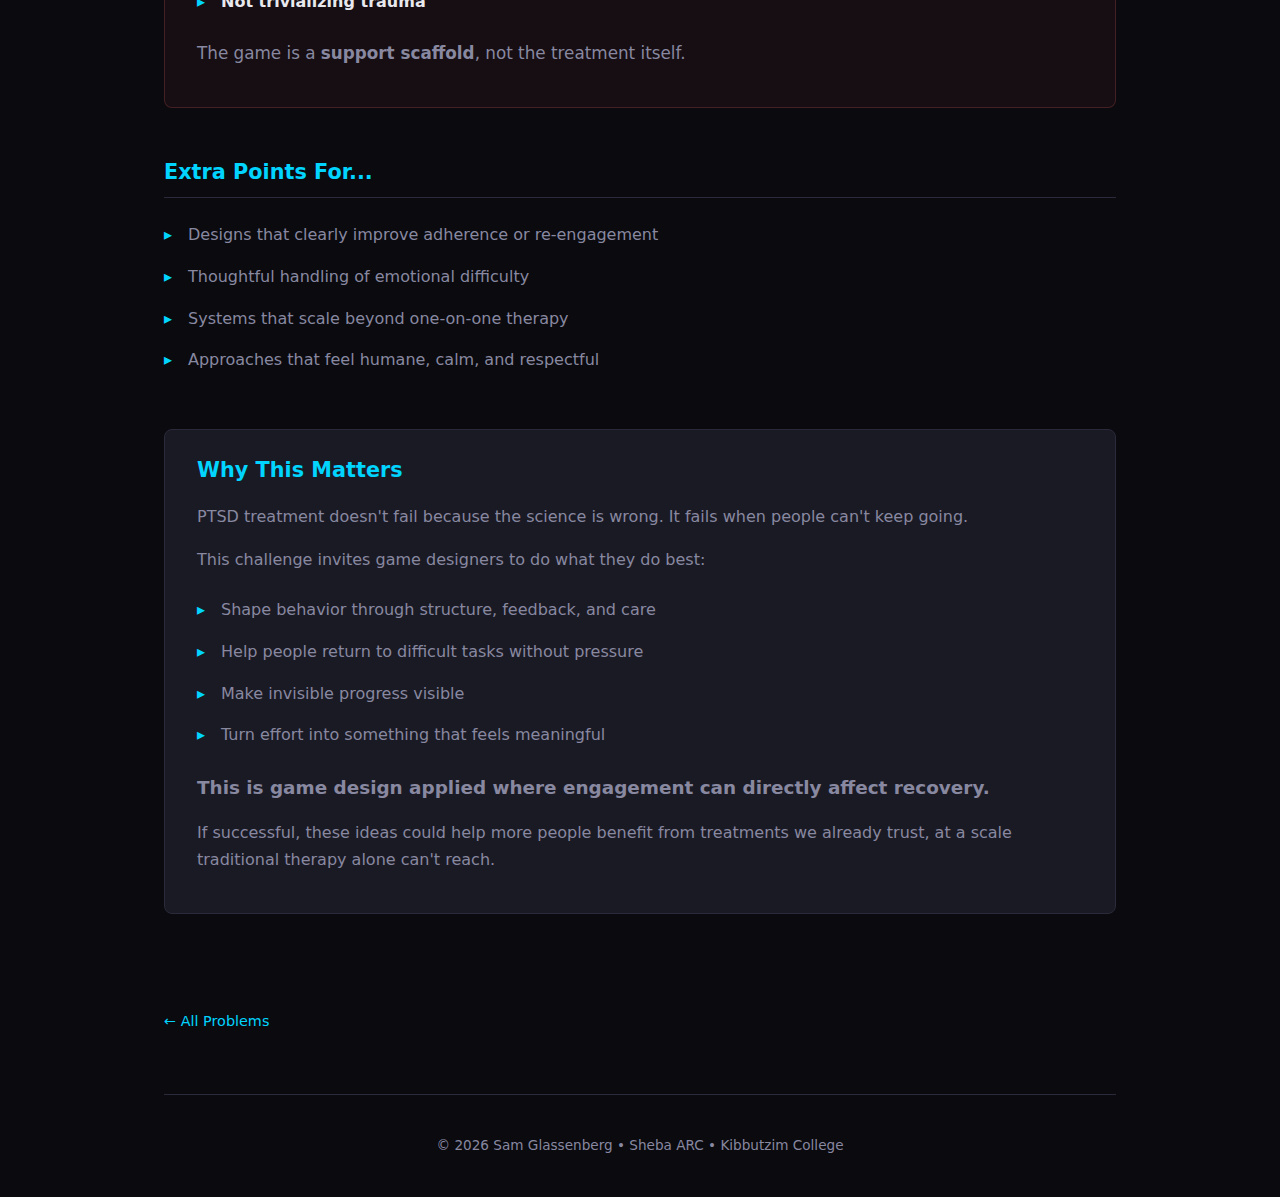
<file: www/problems/ptsd-adherence.html>
<!DOCTYPE html>
<html lang="en">
<head>
    <meta charset="UTF-8">
    <meta name="viewport" content="width=device-width, initial-scale=1.0">
    <title>Games to Support PTSD Treatment | Healthcare Games Diversifier</title>
    <link rel="icon" href="../favicon.png" type="image/png">
    <link rel="stylesheet" href="../styles.css">
    <link rel="stylesheet" href="problem.css">
</head>
<body>
    <div class="container">
        <header>
            <div class="logo">
                <span class="logo-icon">&#9670;</span>
                <span class="logo-text">GGJ 2026 Israel</span>
            </div>
            <nav>
                <a href="../index.html">Home</a>
                <a href="../index.html#about">About</a>
                <a href="../index.html#schedule">Schedule</a>
                <a href="../index.html#problems">Problems</a>
            </nav>
        </header>

        <main>
            <article class="problem-page">
                <a href="../index.html#problems" class="back-link">&larr; All Problems</a>

                <h1>Games to Support PTSD Treatment & Adherence</h1>
                <p class="problem-subtitle">Mental Health & Treatment Engagement</p>

                <div class="clinician-card">
                    <span class="clinician-label">Advising Clinician</span>
                    <span class="clinician-name">TBD</span>
                    <span class="clinician-org">Sheba Hospital</span>
                </div>

                <section class="problem-section">
                    <h2>The Challenge</h2>
                    <p>There are <strong>proven, evidence-based ways to treat PTSD</strong>.</p>

                    <p>Cognitive Behavioral Therapy (CBT), exposure-based techniques, grounding exercises, journaling, social connection, and structured routines all help. We <em>know</em> these things work, <strong>when patients actually do them</strong>.</p>

                    <p>That's the problem.</p>

                    <p>Across PTSD treatment:</p>
                    <ul>
                        <li>Adherence is hard</li>
                        <li>Participation drops over time</li>
                        <li>Exercises feel emotionally demanding</li>
                        <li>Progress can feel slow or invisible</li>
                        <li>Therapy doesn't always scale beyond the clinic</li>
                    </ul>

                    <p>Many patients disengage, not because the methods don't help, but because they're hard to return to, hard to sustain, and hard to integrate into daily life.</p>

                    <p class="emphasis">This is a <strong>design problem</strong>, not a clinical one.</p>
                </section>

                <section class="problem-section highlight-section">
                    <h2>The Big Idea</h2>
                    <p>Games are exceptionally good at helping people:</p>
                    <ul>
                        <li>Show up repeatedly</li>
                        <li>Stick with difficult activities</li>
                        <li>See progress over time</li>
                        <li>Feel rewarded for effort</li>
                        <li>Reframe challenge as growth</li>
                    </ul>

                    <p class="big-idea">This challenge asks: <strong>Can game mechanics make proven PTSD-support techniques more approachable, engaging, and scalable, without trivializing the experience?</strong></p>

                    <p>This is not about inventing new therapy. It's about <strong>helping people do the things we already know help</strong>.</p>
                </section>

                <section class="problem-section">
                    <h2>What We're Trying to Improve</h2>
                    <p>This challenge focuses on <strong>engagement and adherence</strong>, not diagnosis.</p>

                    <p>Games might help patients:</p>
                    <ul>
                        <li>Practice grounding or regulation exercises more consistently</li>
                        <li>Re-engage with therapeutic activities between sessions</li>
                        <li>Feel less alone while doing difficult work</li>
                        <li>Experience progress as visible and motivating</li>
                        <li>Participate safely at their own pace</li>
                    </ul>

                    <p class="section-note">The goal is to support, not replace, clinical care.</p>
                </section>

                <section class="problem-section">
                    <h2>Core Design Directions</h2>

                    <h3>1. Making Difficult Practices Easier to Return To</h3>
                    <p>Design systems that:</p>
                    <ul>
                        <li>Lower the barrier to starting an exercise</li>
                        <li>Encourage short, repeatable engagement</li>
                        <li>Reward effort, not outcomes</li>
                        <li>Normalize lapses and re-engagement</li>
                    </ul>

                    <p>Examples:</p>
                    <ul>
                        <li>Gentle progression systems</li>
                        <li>Daily or weekly "check-ins"</li>
                        <li>Visual representations of consistency</li>
                        <li>Non-punitive streaks or milestones</li>
                    </ul>

                    <h3>2. Turning Therapeutic Work Into Meaningful Play</h3>
                    <p>Explore how gameplay can:</p>
                    <ul>
                        <li>Reframe exercises as challenges, journeys, or care-taking</li>
                        <li>Replace abstract progress with visible growth</li>
                        <li>Use metaphor instead of direct clinical framing</li>
                        <li>Allow choice and control over pace and intensity</li>
                    </ul>

                    <p class="section-note">This is about <strong>approachability</strong>, not distraction.</p>

                    <h3>3. Supporting Social Elements, Safely and at Scale</h3>
                    <p>Some PTSD-support practices are social:</p>
                    <ul>
                        <li>Sharing experiences</li>
                        <li>Feeling witnessed</li>
                        <li>Helping others</li>
                        <li>Rebuilding trust gradually</li>
                    </ul>

                    <p>Can game design make this work:</p>
                    <ul>
                        <li>Asynchronously?</li>
                        <li>Remotely?</li>
                        <li>Without forcing real-time interaction?</li>
                    </ul>

                    <p>Possible directions:</p>
                    <ul>
                        <li>Shared worlds with indirect collaboration</li>
                        <li>Contribution without direct conversation</li>
                        <li>Parallel progress toward shared goals</li>
                        <li>Opt-in visibility rather than mandatory interaction</li>
                    </ul>
                </section>

                <section class="problem-section highlight-section">
                    <h2>Design Principles (Clinically Important)</h2>
                    <p>Strong designs will:</p>
                    <ul>
                        <li>Emphasize safety and control</li>
                        <li>Avoid surprise or overwhelming stimuli</li>
                        <li>Allow pausing, stopping, and stepping back</li>
                        <li>Avoid punishment or failure states</li>
                        <li>Respect autonomy and consent</li>
                    </ul>

                    <p class="emphasis">Games should feel <strong>supportive</strong>, not demanding.</p>
                </section>

                <section class="problem-section">
                    <h2>Jam Scope & Expectations</h2>
                    <ul>
                        <li>Focus on one therapeutic support behavior</li>
                        <li>Simple systems > complex narratives</li>
                        <li>Mock clinical workflows are fine</li>
                        <li>Visual metaphor is encouraged</li>
                        <li>Emotional tone matters more than polish</li>
                    </ul>

                    <p class="section-note">You are designing <em>adjacent to</em> therapy, not inside it.</p>
                </section>

                <section class="problem-section warning-section">
                    <h2>What This Is Not</h2>
                    <ul>
                        <li><strong>Not diagnosing PTSD</strong></li>
                        <li><strong>Not delivering therapy without clinicians</strong></li>
                        <li><strong>Not exposure without safeguards</strong></li>
                        <li><strong>Not forcing disclosure or participation</strong></li>
                        <li><strong>Not trivializing trauma</strong></li>
                    </ul>
                    <p class="emphasis">The game is a <strong>support scaffold</strong>, not the treatment itself.</p>
                </section>

                <section class="problem-section">
                    <h2>Extra Points For...</h2>
                    <ul>
                        <li>Designs that clearly improve adherence or re-engagement</li>
                        <li>Thoughtful handling of emotional difficulty</li>
                        <li>Systems that scale beyond one-on-one therapy</li>
                        <li>Approaches that feel humane, calm, and respectful</li>
                    </ul>
                </section>

                <section class="problem-section highlight-section">
                    <h2>Why This Matters</h2>
                    <p>PTSD treatment doesn't fail because the science is wrong. It fails when people can't keep going.</p>

                    <p>This challenge invites game designers to do what they do best:</p>
                    <ul>
                        <li>Shape behavior through structure, feedback, and care</li>
                        <li>Help people return to difficult tasks without pressure</li>
                        <li>Make invisible progress visible</li>
                        <li>Turn effort into something that feels meaningful</li>
                    </ul>

                    <p class="big-idea"><strong>This is game design applied where engagement can directly affect recovery.</strong></p>

                    <p>If successful, these ideas could help more people benefit from treatments we already trust, at a scale traditional therapy alone can't reach.</p>
                </section>

                <a href="../index.html#problems" class="back-link bottom-link">&larr; All Problems</a>
            </article>
        </main>

        <footer>
            <p>&copy; 2026 <a href="https://www.glassenberg.com" target="_blank">Sam Glassenberg</a> &bull; <a href="https://www.shebaonline.org/department/arc-center-israels-heart-of-digital-innovation-in-medicine/" target="_blank">Sheba ARC</a> &bull; <a href="https://www.smkb.ac.il/" target="_blank">Kibbutzim College</a></p>
        </footer>
    </div>
</body>
</html>
</file>
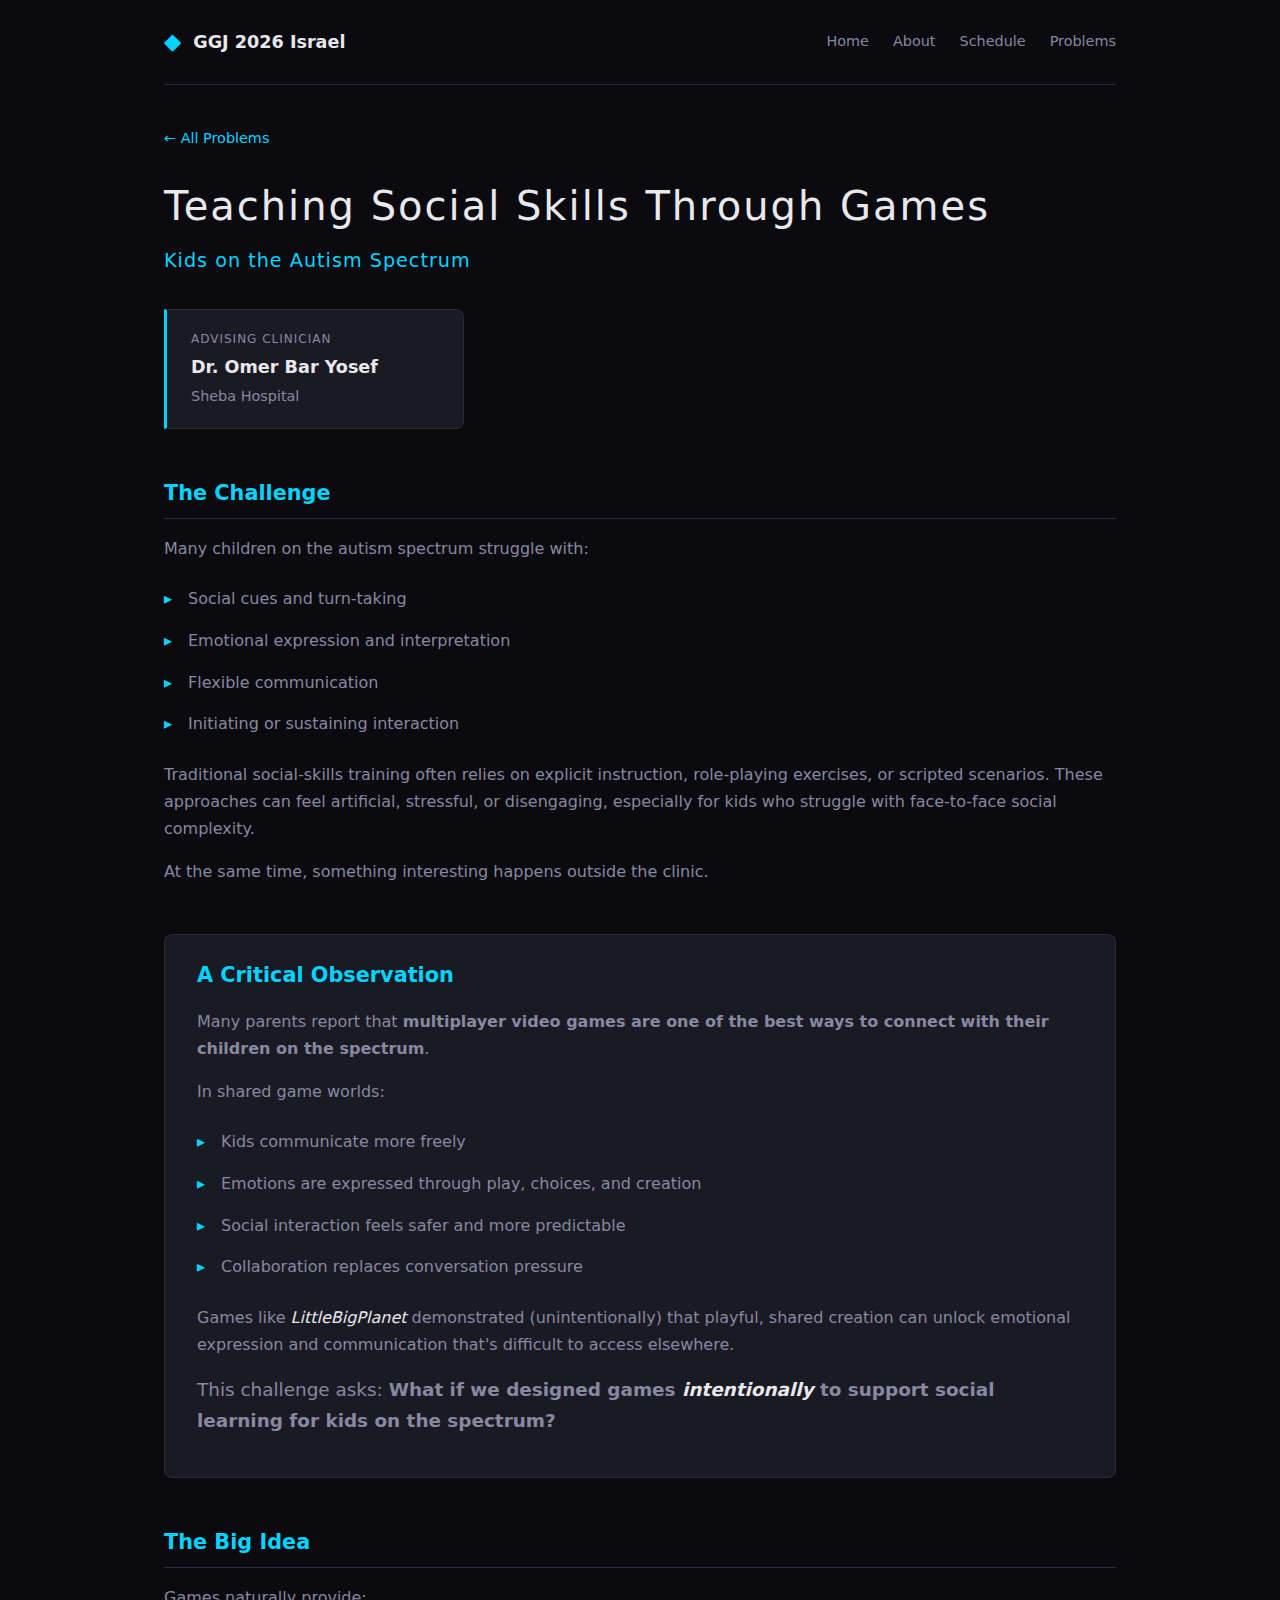
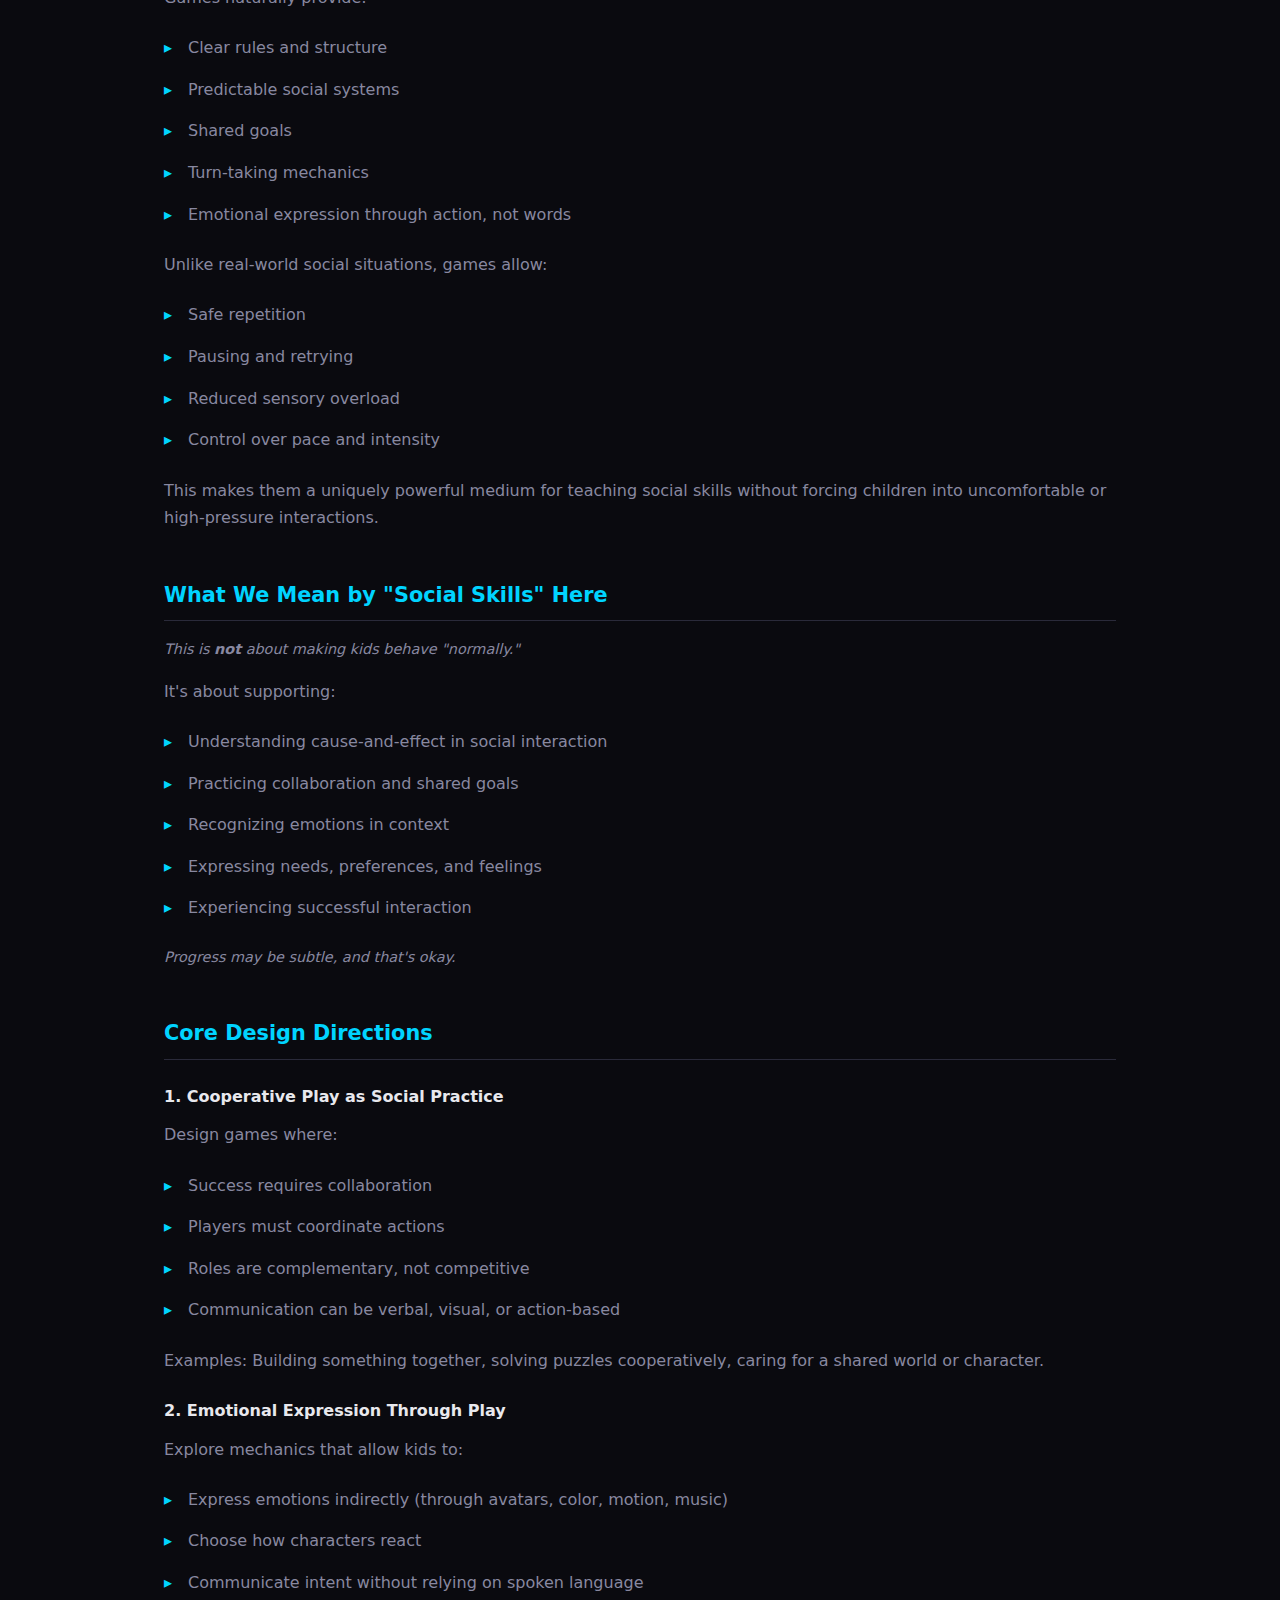
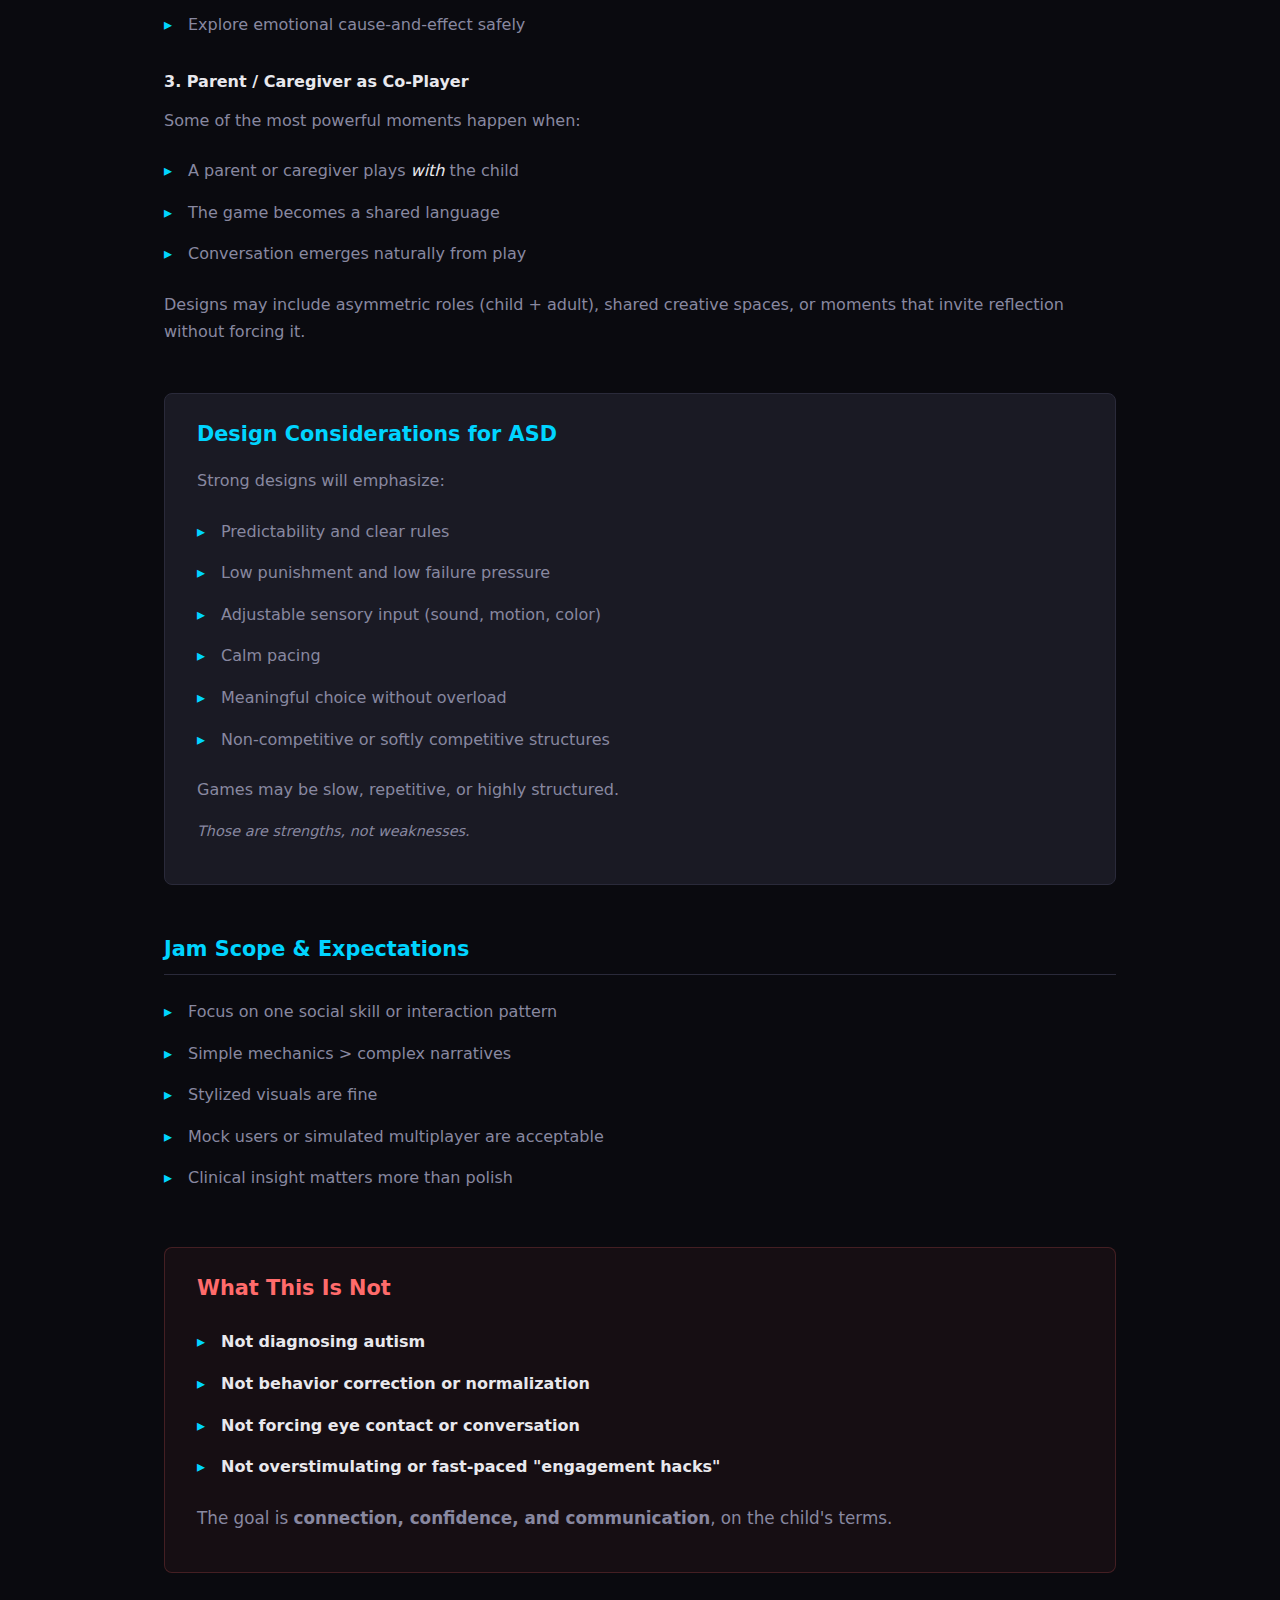
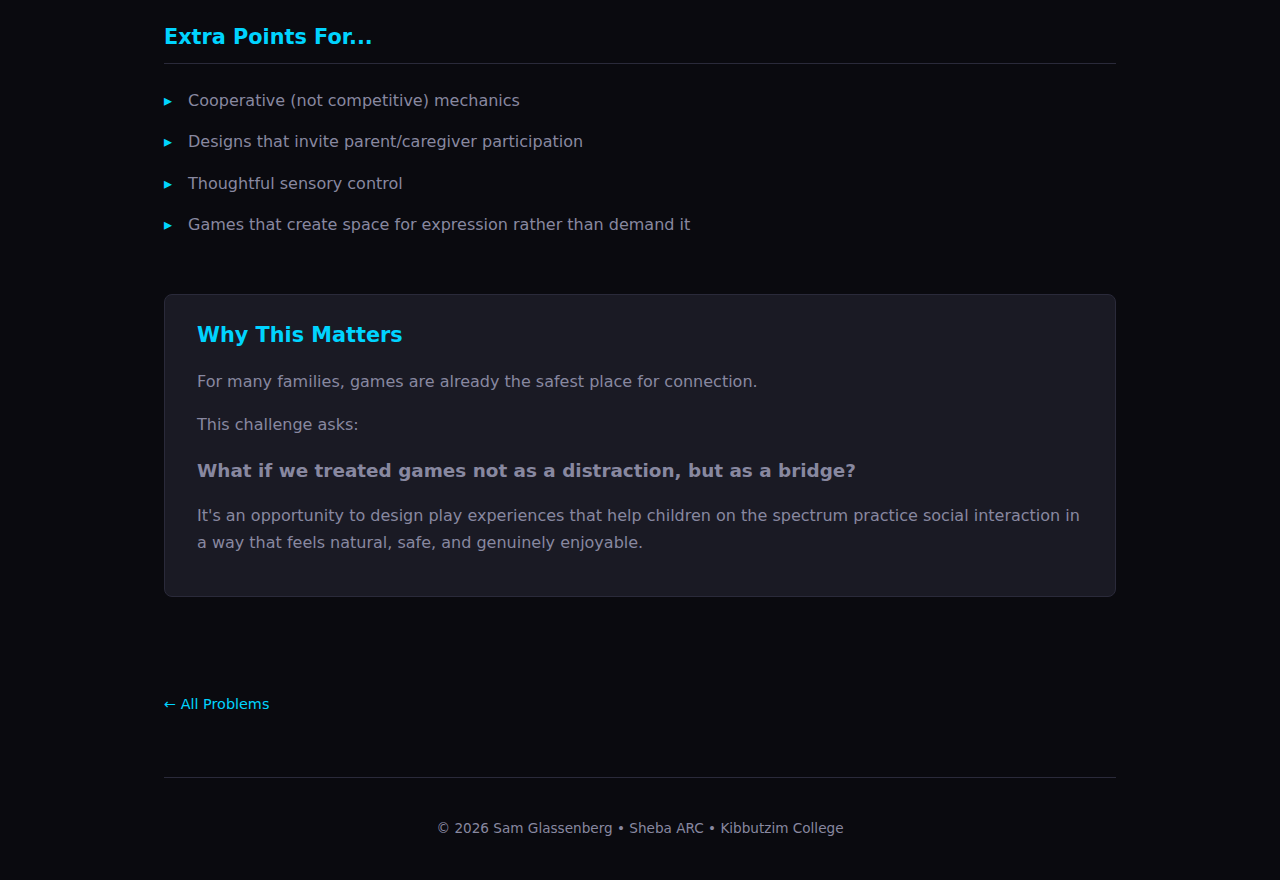
<file: www/problems/social-skills-autism.html>
<!DOCTYPE html>
<html lang="en">
<head>
    <meta charset="UTF-8">
    <meta name="viewport" content="width=device-width, initial-scale=1.0">
    <title>Teaching Social Skills Through Games | Healthcare Games Diversifier</title>
    <link rel="icon" href="../favicon.png" type="image/png">
    <link rel="stylesheet" href="../styles.css">
    <link rel="stylesheet" href="problem.css">
</head>
<body>
    <div class="container">
        <header>
            <div class="logo">
                <span class="logo-icon">&#9670;</span>
                <span class="logo-text">GGJ 2026 Israel</span>
            </div>
            <nav>
                <a href="../index.html">Home</a>
                <a href="../index.html#about">About</a>
                <a href="../index.html#schedule">Schedule</a>
                <a href="../index.html#problems">Problems</a>
            </nav>
        </header>

        <main>
            <article class="problem-page">
                <a href="../index.html#problems" class="back-link">&larr; All Problems</a>

                <h1>Teaching Social Skills Through Games</h1>
                <p class="problem-subtitle">Kids on the Autism Spectrum</p>

                <div class="clinician-card">
                    <span class="clinician-label">Advising Clinician</span>
                    <span class="clinician-name">Dr. Omer Bar Yosef</span>
                    <span class="clinician-org">Sheba Hospital</span>
                </div>

                <section class="problem-section">
                    <h2>The Challenge</h2>
                    <p>Many children on the autism spectrum struggle with:</p>
                    <ul>
                        <li>Social cues and turn-taking</li>
                        <li>Emotional expression and interpretation</li>
                        <li>Flexible communication</li>
                        <li>Initiating or sustaining interaction</li>
                    </ul>

                    <p>Traditional social-skills training often relies on explicit instruction, role-playing exercises, or scripted scenarios. These approaches can feel artificial, stressful, or disengaging, especially for kids who struggle with face-to-face social complexity.</p>

                    <p>At the same time, something interesting happens outside the clinic.</p>
                </section>

                <section class="problem-section highlight-section">
                    <h2>A Critical Observation</h2>
                    <p>Many parents report that <strong>multiplayer video games are one of the best ways to connect with their children on the spectrum</strong>.</p>

                    <p>In shared game worlds:</p>
                    <ul>
                        <li>Kids communicate more freely</li>
                        <li>Emotions are expressed through play, choices, and creation</li>
                        <li>Social interaction feels safer and more predictable</li>
                        <li>Collaboration replaces conversation pressure</li>
                    </ul>

                    <p>Games like <em>LittleBigPlanet</em> demonstrated (unintentionally) that playful, shared creation can unlock emotional expression and communication that's difficult to access elsewhere.</p>

                    <p class="big-idea">This challenge asks: <strong>What if we designed games <em>intentionally</em> to support social learning for kids on the spectrum?</strong></p>
                </section>

                <section class="problem-section">
                    <h2>The Big Idea</h2>
                    <p>Games naturally provide:</p>
                    <ul>
                        <li>Clear rules and structure</li>
                        <li>Predictable social systems</li>
                        <li>Shared goals</li>
                        <li>Turn-taking mechanics</li>
                        <li>Emotional expression through action, not words</li>
                    </ul>

                    <p>Unlike real-world social situations, games allow:</p>
                    <ul>
                        <li>Safe repetition</li>
                        <li>Pausing and retrying</li>
                        <li>Reduced sensory overload</li>
                        <li>Control over pace and intensity</li>
                    </ul>

                    <p>This makes them a uniquely powerful medium for teaching social skills without forcing children into uncomfortable or high-pressure interactions.</p>
                </section>

                <section class="problem-section">
                    <h2>What We Mean by "Social Skills" Here</h2>
                    <p class="section-note">This is <strong>not</strong> about making kids behave "normally."</p>

                    <p>It's about supporting:</p>
                    <ul>
                        <li>Understanding cause-and-effect in social interaction</li>
                        <li>Practicing collaboration and shared goals</li>
                        <li>Recognizing emotions in context</li>
                        <li>Expressing needs, preferences, and feelings</li>
                        <li>Experiencing successful interaction</li>
                    </ul>

                    <p class="section-note">Progress may be subtle, and that's okay.</p>
                </section>

                <section class="problem-section">
                    <h2>Core Design Directions</h2>

                    <h3>1. Cooperative Play as Social Practice</h3>
                    <p>Design games where:</p>
                    <ul>
                        <li>Success requires collaboration</li>
                        <li>Players must coordinate actions</li>
                        <li>Roles are complementary, not competitive</li>
                        <li>Communication can be verbal, visual, or action-based</li>
                    </ul>
                    <p>Examples: Building something together, solving puzzles cooperatively, caring for a shared world or character.</p>

                    <h3>2. Emotional Expression Through Play</h3>
                    <p>Explore mechanics that allow kids to:</p>
                    <ul>
                        <li>Express emotions indirectly (through avatars, color, motion, music)</li>
                        <li>Choose how characters react</li>
                        <li>Communicate intent without relying on spoken language</li>
                        <li>Explore emotional cause-and-effect safely</li>
                    </ul>

                    <h3>3. Parent / Caregiver as Co-Player</h3>
                    <p>Some of the most powerful moments happen when:</p>
                    <ul>
                        <li>A parent or caregiver plays <em>with</em> the child</li>
                        <li>The game becomes a shared language</li>
                        <li>Conversation emerges naturally from play</li>
                    </ul>
                    <p>Designs may include asymmetric roles (child + adult), shared creative spaces, or moments that invite reflection without forcing it.</p>
                </section>

                <section class="problem-section highlight-section">
                    <h2>Design Considerations for ASD</h2>
                    <p>Strong designs will emphasize:</p>
                    <ul>
                        <li>Predictability and clear rules</li>
                        <li>Low punishment and low failure pressure</li>
                        <li>Adjustable sensory input (sound, motion, color)</li>
                        <li>Calm pacing</li>
                        <li>Meaningful choice without overload</li>
                        <li>Non-competitive or softly competitive structures</li>
                    </ul>

                    <p>Games may be slow, repetitive, or highly structured.</p>
                    <p class="section-note">Those are strengths, not weaknesses.</p>
                </section>

                <section class="problem-section">
                    <h2>Jam Scope & Expectations</h2>
                    <ul>
                        <li>Focus on one social skill or interaction pattern</li>
                        <li>Simple mechanics > complex narratives</li>
                        <li>Stylized visuals are fine</li>
                        <li>Mock users or simulated multiplayer are acceptable</li>
                        <li>Clinical insight matters more than polish</li>
                    </ul>
                </section>

                <section class="problem-section warning-section">
                    <h2>What This Is Not</h2>
                    <ul>
                        <li><strong>Not diagnosing autism</strong></li>
                        <li><strong>Not behavior correction or normalization</strong></li>
                        <li><strong>Not forcing eye contact or conversation</strong></li>
                        <li><strong>Not overstimulating or fast-paced "engagement hacks"</strong></li>
                    </ul>
                    <p class="emphasis">The goal is <strong>connection, confidence, and communication</strong>, on the child's terms.</p>
                </section>

                <section class="problem-section">
                    <h2>Extra Points For...</h2>
                    <ul>
                        <li>Cooperative (not competitive) mechanics</li>
                        <li>Designs that invite parent/caregiver participation</li>
                        <li>Thoughtful sensory control</li>
                        <li>Games that create space for expression rather than demand it</li>
                    </ul>
                </section>

                <section class="problem-section highlight-section">
                    <h2>Why This Matters</h2>
                    <p>For many families, games are already the safest place for connection.</p>

                    <p>This challenge asks:</p>
                    <p class="big-idea"><strong>What if we treated games not as a distraction, but as a bridge?</strong></p>

                    <p>It's an opportunity to design play experiences that help children on the spectrum practice social interaction in a way that feels natural, safe, and genuinely enjoyable.</p>
                </section>

                <a href="../index.html#problems" class="back-link bottom-link">&larr; All Problems</a>
            </article>
        </main>

        <footer>
            <p>&copy; 2026 <a href="https://www.glassenberg.com" target="_blank">Sam Glassenberg</a> &bull; <a href="https://www.shebaonline.org/department/arc-center-israels-heart-of-digital-innovation-in-medicine/" target="_blank">Sheba ARC</a> &bull; <a href="https://www.smkb.ac.il/" target="_blank">Kibbutzim College</a></p>
        </footer>
    </div>
</body>
</html>
</file>
<file: www/styles.css>
* {
    margin: 0;
    padding: 0;
    box-sizing: border-box;
}

:root {
    --bg-primary: #0a0a0f;
    --bg-secondary: #12121a;
    --bg-card: #1a1a24;
    --text-primary: #e8e8ed;
    --text-secondary: #8888a0;
    --accent: #00d4ff;
    --accent-dim: #0099bb;
    --border: #2a2a3a;
}

body {
    font-family: 'Segoe UI', system-ui, -apple-system, sans-serif;
    background-color: var(--bg-primary);
    color: var(--text-primary);
    line-height: 1.6;
    min-height: 100vh;
}

.container {
    max-width: 1000px;
    margin: 0 auto;
    padding: 0 24px;
}

/* Header */
header {
    display: flex;
    justify-content: space-between;
    align-items: center;
    padding: 24px 0;
    border-bottom: 1px solid var(--border);
}

.logo {
    display: flex;
    align-items: center;
    gap: 12px;
    font-weight: 600;
    font-size: 1.1rem;
}

.logo-icon {
    color: var(--accent);
    font-size: 1.4rem;
}

nav {
    display: flex;
    gap: 24px;
}

nav a {
    color: var(--text-secondary);
    text-decoration: none;
    font-size: 0.9rem;
    transition: color 0.2s;
}

nav a:hover {
    color: var(--accent);
}

/* Hero */
.hero {
    text-align: center;
    padding: 80px 0 60px;
}

.hero-image {
    max-width: 420px;
    width: 100%;
    height: auto;
    margin: 32px 0 16px;
    border-radius: 12px;
}

.hero h1 {
    font-size: 3rem;
    font-weight: 300;
    letter-spacing: 4px;
    text-transform: uppercase;
    margin-bottom: 16px;
}

.subtitle {
    color: var(--accent);
    font-size: 1.1rem;
    letter-spacing: 2px;
}

.presented-by {
    color: var(--text-secondary);
    font-size: 0.95rem;
    margin-top: 12px;
}

.presented-by a {
    color: var(--text-primary);
    text-decoration: none;
    transition: color 0.2s;
}

.presented-by a:hover {
    color: var(--accent);
}

.hero-tagline {
    color: var(--text-secondary);
    font-size: 1.2rem;
    margin-top: 24px;
    font-style: italic;
}

.divider {
    width: 60px;
    height: 2px;
    background: linear-gradient(90deg, transparent, var(--accent), transparent);
    margin: 40px auto 0;
}

/* Sections */
.section {
    padding: 60px 0;
    border-top: 1px solid var(--border);
}

.section h2 {
    font-size: 1.4rem;
    font-weight: 500;
    margin-bottom: 24px;
    color: var(--text-primary);
}

.section p {
    color: var(--text-secondary);
    max-width: 600px;
}

/* Highlights */
.highlights {
    display: flex;
    flex-direction: column;
    gap: 12px;
    margin-top: 32px;
}

.highlight-item {
    display: flex;
    align-items: center;
    gap: 12px;
    color: var(--text-primary);
}

.highlight-icon {
    color: var(--accent);
}

/* Location Card */
.location-card {
    background: var(--bg-card);
    border: 1px solid var(--border);
    border-radius: 8px;
    padding: 24px;
    margin-top: 32px;
    max-width: 400px;
}

.location-card h3 {
    font-size: 0.85rem;
    text-transform: uppercase;
    letter-spacing: 1px;
    color: var(--accent);
    margin-bottom: 12px;
}

.location-note {
    font-size: 0.9rem;
    margin-top: 8px;
}

/* CTA Box */
.cta-box {
    background: var(--bg-card);
    border: 1px solid var(--border);
    border-radius: 8px;
    padding: 24px;
    margin-top: 32px;
}

.cta-box h3 {
    font-size: 0.85rem;
    text-transform: uppercase;
    letter-spacing: 1px;
    color: var(--accent);
    margin-bottom: 12px;
}

/* Past Game Jams */
.past-jam-card {
    background: var(--bg-card);
    border: 1px solid var(--border);
    border-radius: 8px;
    padding: 24px;
    margin-top: 24px;
}

.past-jam-card h3 {
    font-size: 1.2rem;
    font-weight: 600;
    color: var(--text-primary);
    margin-bottom: 8px;
}

.jam-details {
    font-size: 0.95rem;
    color: var(--accent);
    font-weight: 500;
    margin-bottom: 4px;
}

.jam-location {
    font-size: 0.9rem;
    color: var(--text-secondary);
    margin-bottom: 12px;
}

/* Prizes */
.prizes-box {
    margin-top: 32px;
}

.prizes-box h3 {
    font-size: 1.1rem;
    font-weight: 600;
    color: var(--text-primary);
    margin-bottom: 16px;
}

.prizes-grid {
    display: flex;
    gap: 16px;
    flex-wrap: wrap;
}

.prize-card {
    background: var(--bg-card);
    border: 1px solid var(--border);
    border-radius: 8px;
    padding: 20px 28px;
    text-align: center;
    min-width: 120px;
}

.prize-first {
    border-color: #ffd700;
}

.prize-second {
    border-color: #c0c0c0;
}

.prize-third {
    border-color: #cd7f32;
}

.prize-place {
    display: block;
    font-size: 0.8rem;
    text-transform: uppercase;
    letter-spacing: 1px;
    color: var(--text-secondary);
    margin-bottom: 8px;
}

.prize-first .prize-place {
    color: #ffd700;
}

.prize-second .prize-place {
    color: #c0c0c0;
}

.prize-third .prize-place {
    color: #cd7f32;
}

.prize-amount {
    display: block;
    font-size: 1.4rem;
    font-weight: 600;
    color: var(--text-primary);
}

.judging-note {
    margin-top: 20px;
    font-size: 0.9rem;
    color: var(--text-secondary);
    max-width: 600px;
}

/* Schedule */
.schedule-grid {
    display: grid;
    grid-template-columns: repeat(3, 1fr);
    gap: 24px;
    margin-top: 24px;
}

.schedule-day {
    background: var(--bg-card);
    border: 1px solid var(--border);
    border-radius: 8px;
    padding: 24px;
}

.schedule-day h3 {
    color: var(--accent);
    font-size: 1rem;
    font-weight: 600;
    margin-bottom: 16px;
    text-transform: uppercase;
    letter-spacing: 1px;
}

.schedule-list {
    list-style: none;
}

.schedule-list li {
    color: var(--text-secondary);
    padding: 8px 0;
    border-bottom: 1px solid var(--border);
    font-size: 0.9rem;
}

.schedule-list li:last-child {
    border-bottom: none;
}

.schedule-list .time {
    color: var(--text-primary);
    font-weight: 500;
    margin-right: 8px;
}

.info-cards {
    display: grid;
    grid-template-columns: repeat(2, 1fr);
    gap: 24px;
    margin-top: 32px;
}

.info-card {
    background: var(--bg-card);
    border: 1px solid var(--border);
    border-radius: 8px;
    padding: 24px;
}

.info-card h4 {
    color: var(--accent);
    font-size: 0.9rem;
    font-weight: 600;
    margin-bottom: 12px;
    text-transform: uppercase;
    letter-spacing: 1px;
}

.info-card p {
    font-size: 0.9rem;
}

/* Partners */
.partners-grid {
    display: flex;
    flex-wrap: wrap;
    align-items: center;
    justify-content: flex-start;
    gap: 40px;
    margin-top: 24px;
}

.partner-logo {
    display: flex;
    align-items: center;
    justify-content: center;
    padding: 16px 24px;
    background: var(--bg-card);
    border: 1px solid var(--border);
    border-radius: 8px;
    transition: border-color 0.2s, transform 0.2s;
}

.partner-logo:hover {
    border-color: var(--accent);
    transform: translateY(-2px);
}

.partner-logo-light {
    background: #f0f0f0;
}

.partner-logo img {
    height: 80px;
    width: auto;
    object-fit: contain;
}

/* Problems */
.problems-grid {
    display: grid;
    grid-template-columns: repeat(2, 1fr);
    gap: 24px;
    margin-top: 24px;
}

.problem-card {
    display: flex;
    flex-direction: column;
    background: var(--bg-card);
    border: 1px solid var(--border);
    border-radius: 8px;
    padding: 24px;
    text-decoration: none;
    transition: border-color 0.2s, transform 0.2s;
}

.problem-card:hover {
    border-color: var(--accent);
    transform: translateY(-2px);
}

.problem-category {
    font-size: 0.75rem;
    text-transform: uppercase;
    letter-spacing: 1px;
    color: var(--accent);
    margin-bottom: 8px;
}

.problem-card h3 {
    color: var(--text-primary);
    font-size: 1.1rem;
    font-weight: 600;
    margin-bottom: 12px;
}

.problem-card p {
    color: var(--text-secondary);
    font-size: 0.9rem;
    line-height: 1.6;
    flex-grow: 1;
}

.problem-clinician {
    font-size: 0.8rem;
    color: var(--text-secondary);
    margin-top: 16px;
    padding-top: 12px;
    border-top: 1px solid var(--border);
}

/* Examples */
.examples-grid {
    display: grid;
    grid-template-columns: repeat(3, 1fr);
    gap: 24px;
    margin-top: 24px;
}

.example-card {
    background: var(--bg-card);
    border: 1px solid var(--border);
    border-radius: 8px;
    overflow: hidden;
    transition: border-color 0.2s, transform 0.2s;
}

.example-card:hover {
    border-color: var(--accent);
    transform: translateY(-2px);
}

.example-image {
    width: 100%;
    height: 160px;
    overflow: hidden;
    background: var(--bg-secondary);
}

.example-image img {
    width: 100%;
    height: 100%;
    object-fit: cover;
}

.example-card h3 {
    color: var(--accent);
    font-size: 1rem;
    font-weight: 600;
    margin: 20px 20px 12px;
}

.example-card p {
    font-size: 0.9rem;
    margin: 0 20px 12px;
}

.example-highlight {
    color: var(--text-primary) !important;
    font-weight: 500;
    padding-bottom: 20px;
}

/* Videos */
.videos-grid {
    display: grid;
    grid-template-columns: repeat(4, 1fr);
    gap: 24px;
    margin-top: 24px;
}

.video-card {
    background: var(--bg-card);
    border: 1px solid var(--border);
    border-radius: 8px;
    overflow: hidden;
    text-decoration: none;
    transition: border-color 0.2s, transform 0.2s;
}

.video-card:hover {
    border-color: var(--accent);
    transform: translateY(-2px);
}

.video-thumbnail {
    position: relative;
    width: 100%;
    height: 140px;
    overflow: hidden;
    background: var(--bg-secondary);
}

.video-thumbnail img {
    width: 100%;
    height: 100%;
    object-fit: cover;
}

.play-icon {
    position: absolute;
    top: 50%;
    left: 50%;
    transform: translate(-50%, -50%);
    width: 48px;
    height: 48px;
    background: rgba(0, 0, 0, 0.7);
    border-radius: 50%;
    display: flex;
    align-items: center;
    justify-content: center;
    color: white;
    font-size: 1.2rem;
    padding-left: 4px;
    transition: background 0.2s;
}

.video-card:hover .play-icon {
    background: var(--accent);
}

.video-card h3 {
    color: var(--text-primary);
    font-size: 0.9rem;
    font-weight: 500;
    margin: 16px;
    line-height: 1.4;
}

/* Card shared styles */
.coming-soon {
    color: var(--accent);
    font-size: 1rem;
    font-weight: 500;
    margin-bottom: 8px;
}

/* Contact Form */
.contact-form {
    max-width: 500px;
    margin-top: 24px;
}

.form-group {
    margin-bottom: 20px;
}

.form-group label {
    display: block;
    color: var(--text-primary);
    font-size: 0.9rem;
    margin-bottom: 8px;
}

.form-group input,
.form-group textarea {
    width: 100%;
    padding: 12px 16px;
    background: var(--bg-card);
    border: 1px solid var(--border);
    border-radius: 6px;
    color: var(--text-primary);
    font-size: 1rem;
    font-family: inherit;
    transition: border-color 0.2s;
}

.form-group input:focus,
.form-group textarea:focus {
    outline: none;
    border-color: var(--accent);
}

.form-group textarea {
    resize: vertical;
    min-height: 120px;
}

.submit-btn {
    padding: 12px 32px;
    background: var(--accent);
    color: var(--bg-primary);
    border: none;
    border-radius: 6px;
    font-size: 1rem;
    font-weight: 600;
    cursor: pointer;
    transition: opacity 0.2s;
}

.submit-btn:hover {
    opacity: 0.9;
}

/* Footer */
footer {
    padding: 40px 0;
    border-top: 1px solid var(--border);
    text-align: center;
}

footer p {
    color: var(--text-secondary);
    font-size: 0.85rem;
}

footer a {
    color: var(--text-secondary);
    text-decoration: none;
    transition: color 0.2s;
}

footer a:hover {
    color: var(--accent);
}

/* Responsive */
@media (max-width: 768px) {
    nav {
        gap: 16px;
        flex-wrap: wrap;
        justify-content: center;
    }

    nav a {
        font-size: 0.85rem;
    }

    .schedule-grid {
        grid-template-columns: 1fr;
    }

    .info-cards {
        grid-template-columns: 1fr;
    }

    .problems-grid {
        grid-template-columns: 1fr;
    }

    .examples-grid {
        grid-template-columns: repeat(2, 1fr);
    }

    .videos-grid {
        grid-template-columns: repeat(2, 1fr);
    }
}

@media (max-width: 600px) {
    header {
        flex-direction: column;
        gap: 20px;
    }

    .hero h1 {
        font-size: 2rem;
        letter-spacing: 2px;
    }

    .prizes-grid {
        justify-content: center;
    }

    .prize-card {
        flex: 1;
        min-width: 90px;
        padding: 16px 12px;
    }

    .prize-amount {
        font-size: 1.2rem;
    }

    .partners-grid {
        justify-content: center;
        gap: 24px;
    }

    .partner-logo img {
        height: 60px;
    }

    .examples-grid {
        grid-template-columns: 1fr;
    }

    .videos-grid {
        grid-template-columns: 1fr;
    }
}
</file>
<file: www/problems/problem.css>
/* Problem Page Styles */

.problem-page {
    padding: 40px 0 60px;
}

.back-link {
    display: inline-block;
    color: var(--accent);
    text-decoration: none;
    font-size: 0.9rem;
    margin-bottom: 24px;
    transition: opacity 0.2s;
}

.back-link:hover {
    opacity: 0.8;
}

.bottom-link {
    margin-top: 48px;
    margin-bottom: 0;
}

.problem-page h1 {
    font-size: 2.5rem;
    font-weight: 300;
    letter-spacing: 2px;
    margin-bottom: 8px;
}

.problem-subtitle {
    color: var(--accent);
    font-size: 1.2rem;
    letter-spacing: 1px;
    margin-bottom: 32px;
}

.clinician-card {
    display: flex;
    flex-direction: column;
    gap: 4px;
    background: var(--bg-card);
    border: 1px solid var(--border);
    border-left: 3px solid var(--accent);
    border-radius: 0 8px 8px 0;
    padding: 20px 24px;
    margin-bottom: 48px;
    max-width: 300px;
}

.clinician-label {
    font-size: 0.75rem;
    text-transform: uppercase;
    letter-spacing: 1px;
    color: var(--text-secondary);
}

.clinician-name {
    font-size: 1.1rem;
    font-weight: 600;
    color: var(--text-primary);
}

.clinician-org {
    font-size: 0.9rem;
    color: var(--text-secondary);
}

/* Sections */
.problem-section {
    margin-bottom: 48px;
}

.problem-section h2 {
    font-size: 1.3rem;
    font-weight: 600;
    color: var(--accent);
    margin-bottom: 16px;
    padding-bottom: 8px;
    border-bottom: 1px solid var(--border);
}

.problem-section h3 {
    font-size: 1rem;
    font-weight: 600;
    color: var(--text-primary);
    margin: 24px 0 12px;
}

.problem-section p {
    color: var(--text-secondary);
    margin-bottom: 16px;
    line-height: 1.7;
    max-width: none;
}

.problem-section ul {
    list-style: none;
    margin: 0 0 16px 0;
}

.problem-section li {
    color: var(--text-secondary);
    padding: 8px 0 8px 24px;
    position: relative;
    line-height: 1.6;
}

.problem-section li::before {
    content: "▸";
    color: var(--accent);
    position: absolute;
    left: 0;
}

.problem-section li strong {
    color: var(--text-primary);
}

.problem-section em {
    color: var(--text-primary);
    font-style: italic;
}

.section-note {
    font-size: 0.9rem;
    color: var(--text-secondary);
    font-style: italic;
    margin-bottom: 12px;
}

.big-idea {
    font-size: 1.15rem;
    color: var(--text-primary);
    line-height: 1.7;
}

.emphasis {
    color: var(--text-primary);
    font-size: 1.05rem;
}

/* Two column list for telemetry */
.two-column-list {
    display: grid;
    grid-template-columns: repeat(2, 1fr);
    gap: 0 24px;
}

/* Special sections */
.highlight-section {
    background: var(--bg-card);
    border: 1px solid var(--border);
    border-radius: 8px;
    padding: 24px 32px;
}

.highlight-section h2 {
    border-bottom: none;
    padding-bottom: 0;
}

.warning-section {
    background: rgba(255, 100, 100, 0.05);
    border: 1px solid rgba(255, 100, 100, 0.2);
    border-radius: 8px;
    padding: 24px 32px;
}

.warning-section h2 {
    color: #ff6b6b;
    border-bottom: none;
    padding-bottom: 0;
}

/* Responsive */
@media (max-width: 768px) {
    .problem-page h1 {
        font-size: 1.8rem;
    }

    .two-column-list {
        grid-template-columns: 1fr;
    }

    .highlight-section,
    .warning-section {
        padding: 20px 24px;
    }
}

@media (max-width: 600px) {
    .problem-page h1 {
        font-size: 1.5rem;
        letter-spacing: 1px;
    }

    .problem-subtitle {
        font-size: 1rem;
    }
}
</file>
